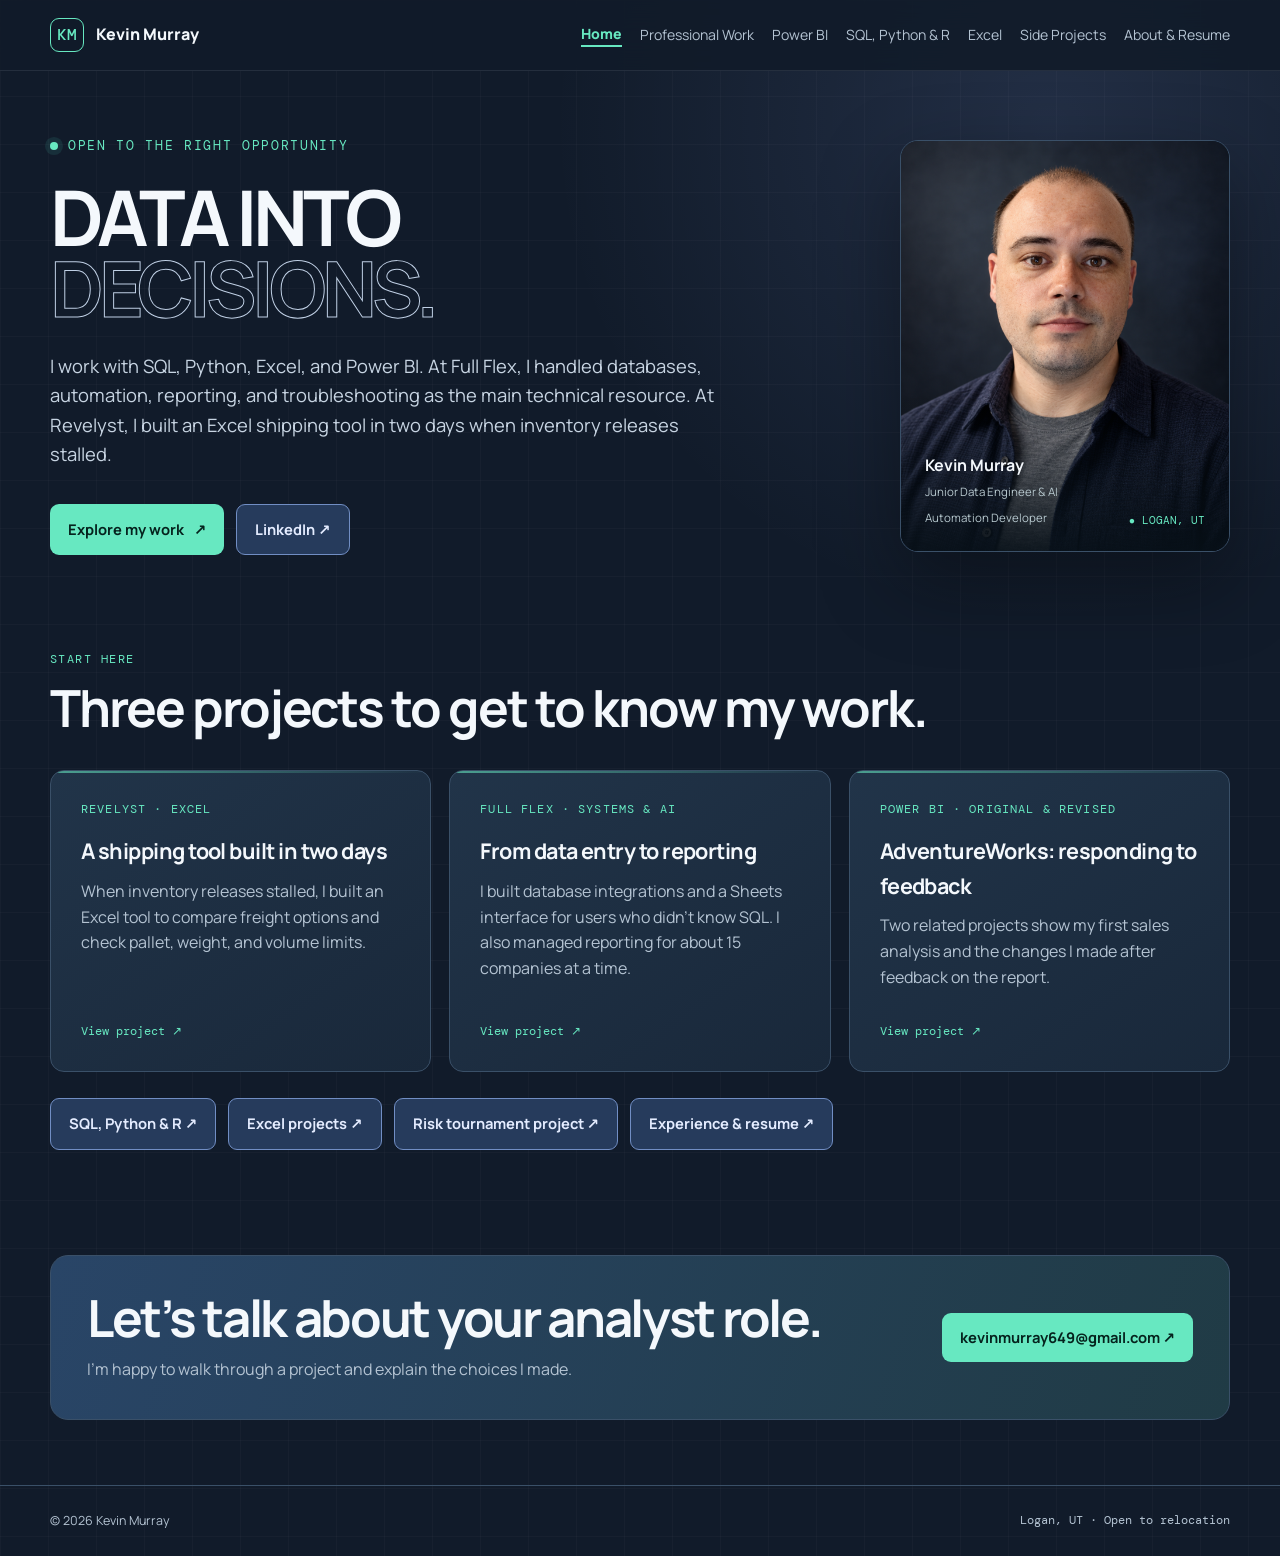
<file: index.html>
<!doctype html>
<html lang="en">
<head>
  <meta charset="utf-8">
  <meta name="viewport" content="width=device-width, initial-scale=1">
  <meta name="description" content="Kevin Murray — Junior Data Engineer & AI Automation Developer specializing in analytics, BI, automation, and reliable data systems.">
  <meta name="theme-color" content="#111b2a">
  <title>Data & Business Systems | Kevin Murray</title>
  <link rel="preconnect" href="https://fonts.googleapis.com">
  <link rel="preconnect" href="https://fonts.gstatic.com" crossorigin>
  <link href="https://fonts.googleapis.com/css2?family=DM+Mono:wght@400;500&family=Manrope:wght@400;500;600;700;800&display=swap" rel="stylesheet">
  <link rel="icon" type="image/svg+xml" href="data:image/svg+xml,%3Csvg xmlns='http://www.w3.org/2000/svg' viewBox='0 0 64 64'%3E%3Crect width='64' height='64' rx='14' fill='%23071018'/%3E%3Cpath d='M17 15v34M18 33l25-18M18 33l27 16' fill='none' stroke='%234de1c1' stroke-width='7' stroke-linecap='round'/%3E%3C/svg%3E">
  <link rel="stylesheet" href="portfolio.css">
</head>
<body>
<a class="skip-link" href="#main">Skip to content</a><header class="topbar"><nav class="wrap" aria-label="Main navigation"><a class="brand" href="index.html"><span class="mark">KM</span><span>Kevin Murray</span></a><div class="navlinks"><a href="index.html" aria-current="page">Home</a><a href="work.html">Professional Work</a><a href="power-bi.html">Power BI</a><a href="analysis.html">SQL, Python & R</a><a href="excel.html">Excel</a><a href="side-projects.html">Side Projects</a><a href="about.html">About & Resume</a></div></nav></header><main id="main"><div class="wrap hero">
      <div><div class="eyebrow mono"><span class="pulse"></span>Open to the right opportunity</div><h1>DATA INTO<br><span class="outline">DECISIONS.</span></h1><p class="lede">I work with SQL, Python, Excel, and Power BI. At Full Flex, I handled databases, automation, reporting, and troubleshooting as the main technical resource. At Revelyst, I built an Excel shipping tool in two days when inventory releases stalled.</p><div class="actions"><a class="btn primary" href="work.html">Explore my work <span>↗</span></a><a class="btn secondary" href="https://www.linkedin.com/in/kevinsmurray1" target="_blank" rel="noreferrer">LinkedIn ↗</a></div></div>
      <aside class="portrait-card" aria-label="Portrait of Kevin Murray"><img src="kevin-murray-portrait.png" alt="Kevin Murray, Junior Data Engineer & AI Automation Developer"><div class="portrait-meta"><div><strong>Kevin Murray</strong><span>Junior Data Engineer & AI Automation Developer</span></div><span class="available">● LOGAN, UT</span></div></aside>
    </div>
    <section class="wrap home-featured"><div class="section-top"><div><span class="section-no mono">START HERE</span><h2>Three projects to get to know my work.</h2></div></div><div class="featured-grid"><article class="card"><span class="tag mono">REVELYST · EXCEL</span><h3>A shipping tool built in two days</h3><p>When inventory releases stalled, I built an Excel tool to compare freight options and check pallet, weight, and volume limits.</p><a class="project-link" href="work.html#shipping-title">View project ↗</a></article><article class="card"><span class="tag mono">FULL FLEX · SYSTEMS & AI</span><h3>From data entry to reporting</h3><p>I built database integrations and a Sheets interface for users who didn’t know SQL. I also managed reporting for about 15 companies at a time.</p><a class="project-link" href="work.html#full-flex">View project ↗</a></article><article class="card"><span class="tag mono">POWER BI · ORIGINAL & REVISED</span><h3>AdventureWorks: responding to feedback</h3><p>Two related projects show my first sales analysis and the changes I made after feedback on the report.</p><a class="project-link" href="power-bi.html">View project ↗</a></article></div><div class="browse-links"><a class="btn secondary" href="analysis.html">SQL, Python & R ↗</a><a class="btn secondary" href="excel.html">Excel projects ↗</a><a class="btn secondary" href="side-projects.html">Risk tournament project ↗</a><a class="btn secondary" href="about.html">Experience & resume ↗</a></div></section><section class="wrap cta"><div><h2>Let’s talk about your analyst role.</h2><p>I’m happy to walk through a project and explain the choices I made.</p></div><a class="btn primary" href="mailto:kevinmurray649@gmail.com">kevinmurray649@gmail.com ↗</a></section></main><footer class="footer"><div class="wrap"><span>© <span id="year"></span> Kevin Murray</span><span class="mono">Logan, UT · Open to relocation</span></div></footer><script>var oldLinks={"#work": "work.html", "#power-bi": "power-bi.html", "#academic": "analysis.html", "#excel-work": "excel.html", "#hobby": "side-projects.html", "#experience": "about.html#experience", "#skills": "about.html#skills"};if(oldLinks[location.hash])location.replace(oldLinks[location.hash]);</script><script src="portfolio.js"></script></body></html>
</file>
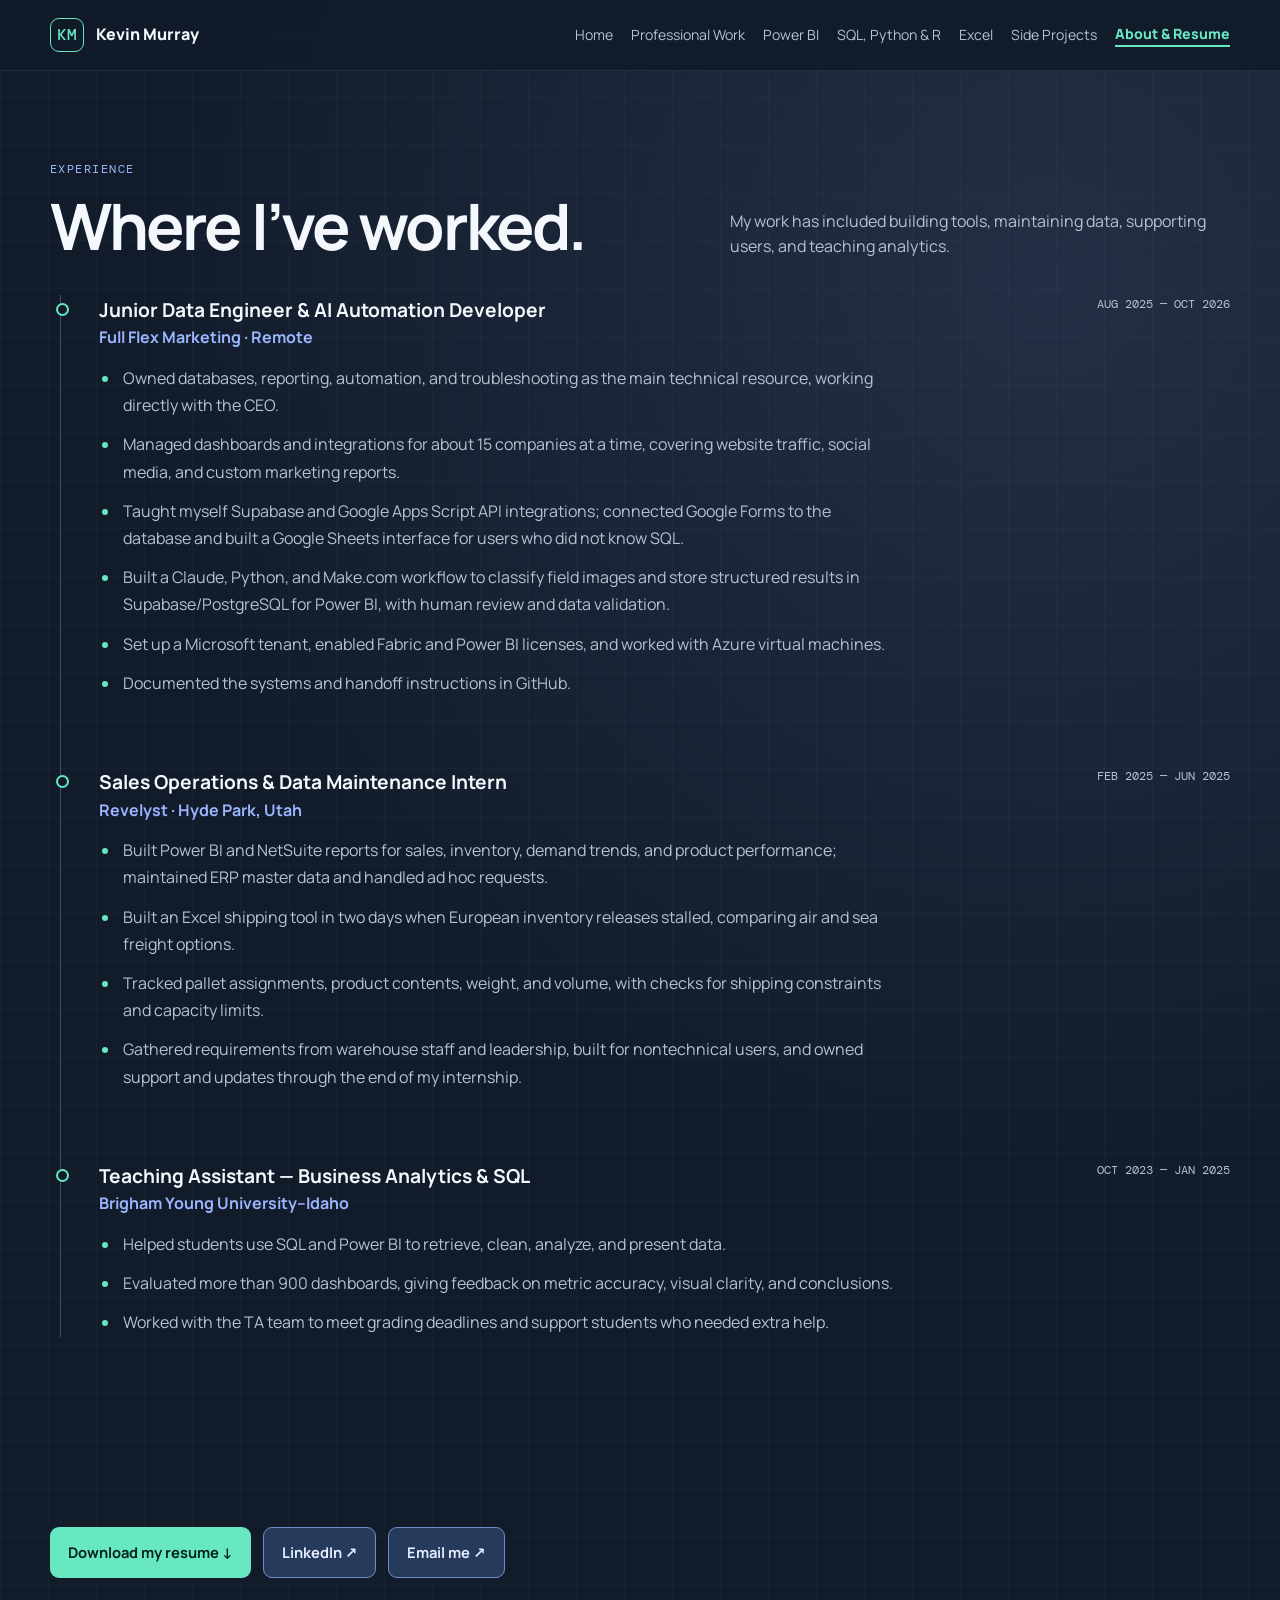
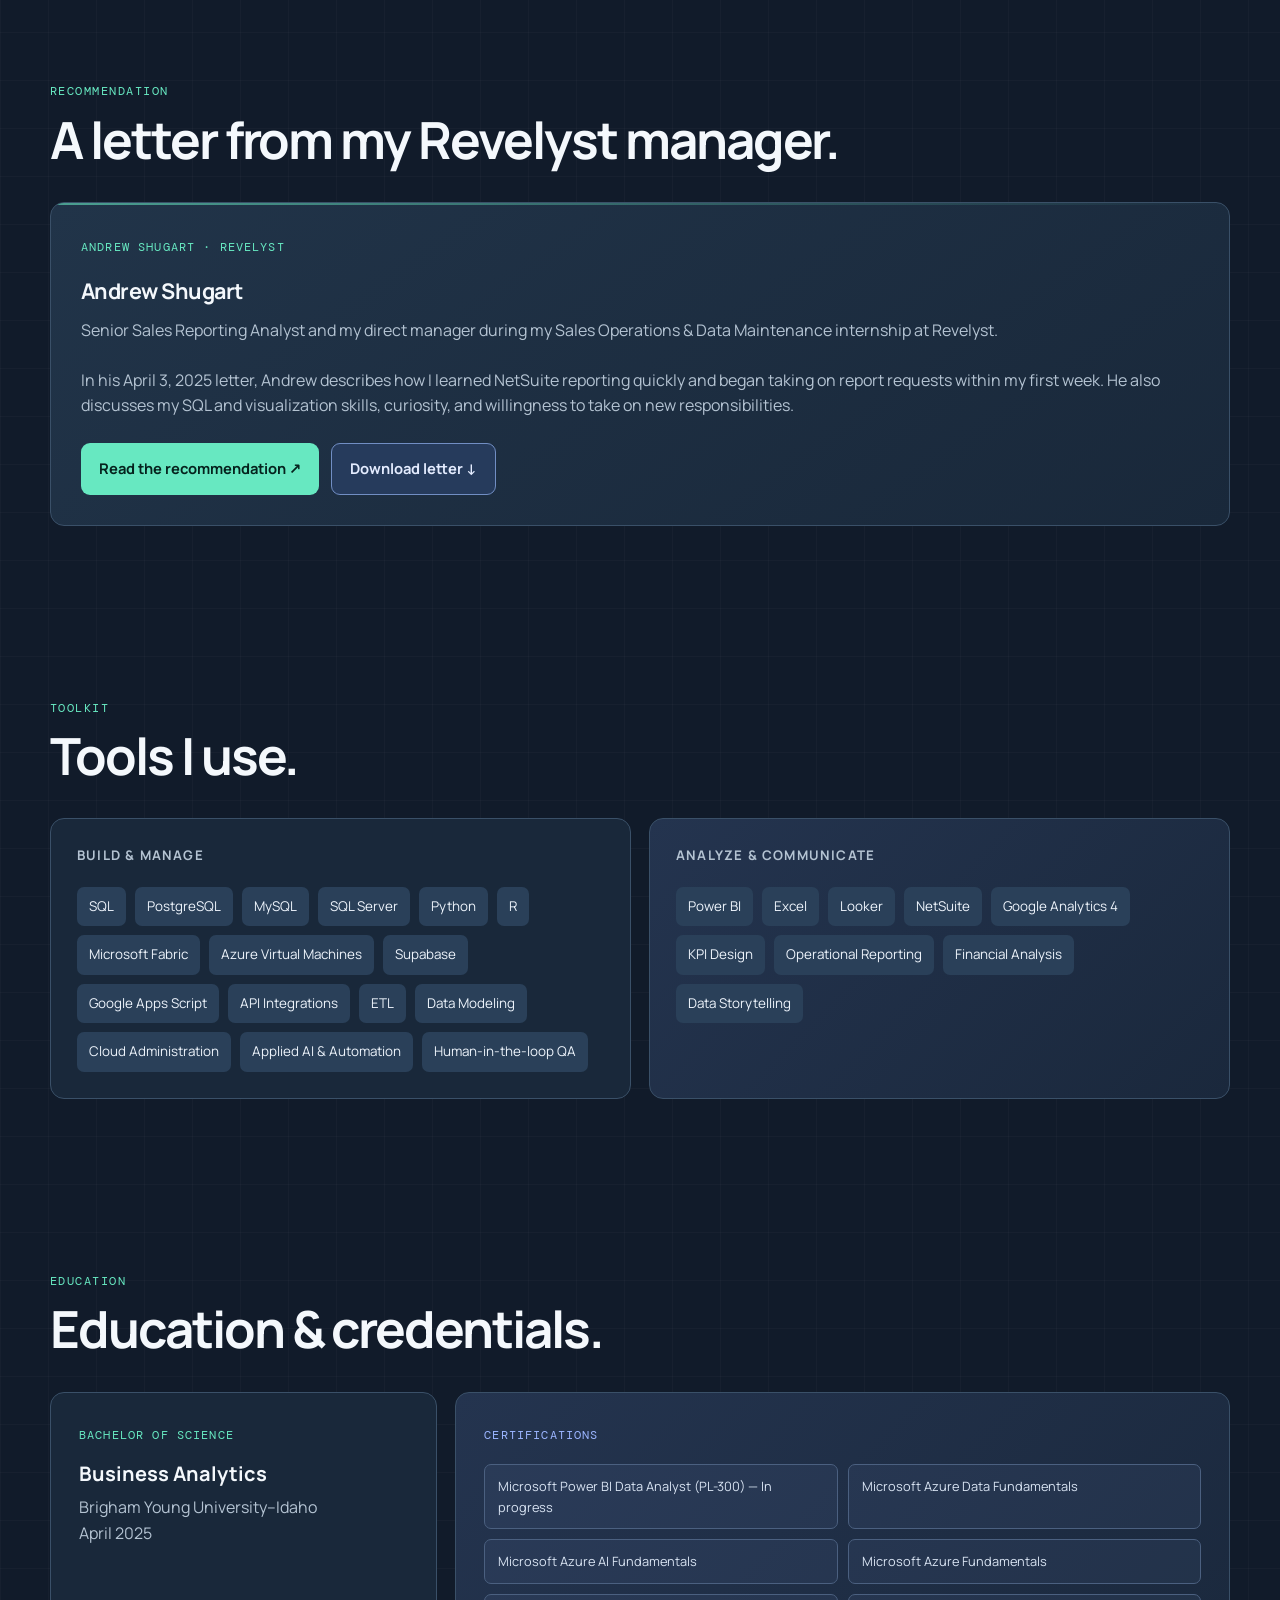
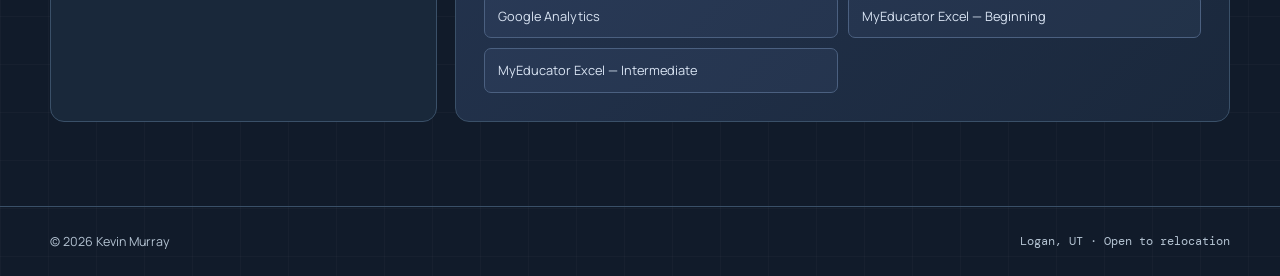
<file: about.html>
<!doctype html>
<html lang="en">
<head>
  <meta charset="utf-8">
  <meta name="viewport" content="width=device-width, initial-scale=1">
  <meta name="description" content="Kevin Murray — Junior Data Engineer & AI Automation Developer specializing in analytics, BI, automation, and reliable data systems.">
  <meta name="theme-color" content="#111b2a">
  <title>About & Resume | Kevin Murray</title>
  <link rel="preconnect" href="https://fonts.googleapis.com">
  <link rel="preconnect" href="https://fonts.gstatic.com" crossorigin>
  <link href="https://fonts.googleapis.com/css2?family=DM+Mono:wght@400;500&family=Manrope:wght@400;500;600;700;800&display=swap" rel="stylesheet">
  <link rel="icon" type="image/svg+xml" href="data:image/svg+xml,%3Csvg xmlns='http://www.w3.org/2000/svg' viewBox='0 0 64 64'%3E%3Crect width='64' height='64' rx='14' fill='%23071018'/%3E%3Cpath d='M17 15v34M18 33l25-18M18 33l27 16' fill='none' stroke='%234de1c1' stroke-width='7' stroke-linecap='round'/%3E%3C/svg%3E">
  <link rel="stylesheet" href="portfolio.css">
</head>
<body>
<a class="skip-link" href="#main">Skip to content</a><header class="topbar"><nav class="wrap" aria-label="Main navigation"><a class="brand" href="index.html"><span class="mark">KM</span><span>Kevin Murray</span></a><div class="navlinks"><a href="index.html">Home</a><a href="work.html">Professional Work</a><a href="power-bi.html">Power BI</a><a href="analysis.html">SQL, Python & R</a><a href="excel.html">Excel</a><a href="side-projects.html">Side Projects</a><a href="about.html" aria-current="page">About & Resume</a></div></nav></header><main id="main"><section id="experience" class="wrap"><div class="section-top"><div><span class="section-no mono">EXPERIENCE</span><h1 class="page-title">Where I’ve worked.</h1></div><p>My work has included building tools, maintaining data, supporting users, and teaching analytics.</p></div><div class="timeline">
      <article class="role"><div class="role-meta"><div><h3>Junior Data Engineer & AI Automation Developer</h3><div class="company">Full Flex Marketing · Remote</div></div><span class="date">AUG 2025 — OCT 2026</span></div><ul class="experience-bullets"><li>Owned databases, reporting, automation, and troubleshooting as the main technical resource, working directly with the CEO.</li><li>Managed dashboards and integrations for about 15 companies at a time, covering website traffic, social media, and custom marketing reports.</li><li>Taught myself Supabase and Google Apps Script API integrations; connected Google Forms to the database and built a Google Sheets interface for users who did not know SQL.</li><li>Built a Claude, Python, and Make.com workflow to classify field images and store structured results in Supabase/PostgreSQL for Power BI, with human review and data validation.</li><li>Set up a Microsoft tenant, enabled Fabric and Power BI licenses, and worked with Azure virtual machines.</li><li>Documented the systems and handoff instructions in GitHub.</li></ul></article>
      <article class="role"><div class="role-meta"><div><h3>Sales Operations & Data Maintenance Intern</h3><div class="company">Revelyst · Hyde Park, Utah</div></div><span class="date">FEB 2025 — JUN 2025</span></div><ul class="experience-bullets"><li>Built Power BI and NetSuite reports for sales, inventory, demand trends, and product performance; maintained ERP master data and handled ad hoc requests.</li><li>Built an Excel shipping tool in two days when European inventory releases stalled, comparing air and sea freight options.</li><li>Tracked pallet assignments, product contents, weight, and volume, with checks for shipping constraints and capacity limits.</li><li>Gathered requirements from warehouse staff and leadership, built for nontechnical users, and owned support and updates through the end of my internship.</li></ul></article>
      <article class="role"><div class="role-meta"><div><h3>Teaching Assistant — Business Analytics & SQL</h3><div class="company">Brigham Young University–Idaho</div></div><span class="date">OCT 2023 — JAN 2025</span></div><ul class="experience-bullets"><li>Helped students use SQL and Power BI to retrieve, clean, analyze, and present data.</li><li>Evaluated more than 900 dashboards, giving feedback on metric accuracy, visual clarity, and conclusions.</li><li>Worked with the TA team to meet grading deadlines and support students who needed extra help.</li></ul></article>
    </div></section><section class="wrap page-intro"><div class="actions"><a class="btn primary" href="kevin-murray-resume.docx" download>Download my resume ↓</a><a class="btn secondary" href="https://www.linkedin.com/in/kevinsmurray1" target="_blank" rel="noreferrer">LinkedIn ↗</a><a class="btn secondary" href="mailto:kevinmurray649@gmail.com">Email me ↗</a></div></section><section id="recommendation" class="wrap"><div class="section-top"><div><span class="section-no mono">RECOMMENDATION</span><h2>A letter from my Revelyst manager.</h2></div></div><article class="card"><span class="tag mono">ANDREW SHUGART · REVELYST</span><h3>Andrew Shugart</h3><p>Senior Sales Reporting Analyst and my direct manager during my Sales Operations &amp; Data Maintenance internship at Revelyst.</p><p>In his April 3, 2025 letter, Andrew describes how I learned NetSuite reporting quickly and began taking on report requests within my first week. He also discusses my SQL and visualization skills, curiosity, and willingness to take on new responsibilities.</p><div class="actions"><a class="btn primary" href="andrew-shugart-recommendation.pdf" target="_blank" rel="noreferrer">Read the recommendation ↗</a><a class="btn secondary" href="andrew-shugart-recommendation.pdf" download>Download letter ↓</a></div></article></section><section id="skills" class="wrap"><div class="section-top"><div><span class="section-no mono">TOOLKIT</span><h2>Tools I use.</h2></div></div><div class="skills-grid"><div class="skill-panel"><h3>Build & manage</h3><div class="skill-list"><span class="skill">SQL</span><span class="skill">PostgreSQL</span><span class="skill">MySQL</span><span class="skill">SQL Server</span><span class="skill">Python</span><span class="skill">R</span><span class="skill">Microsoft Fabric</span><span class="skill">Azure Virtual Machines</span><span class="skill">Supabase</span><span class="skill">Google Apps Script</span><span class="skill">API Integrations</span><span class="skill">ETL</span><span class="skill">Data Modeling</span><span class="skill">Cloud Administration</span><span class="skill">Applied AI & Automation</span><span class="skill">Human-in-the-loop QA</span></div></div><div class="skill-panel"><h3>Analyze & communicate</h3><div class="skill-list"><span class="skill">Power BI</span><span class="skill">Excel</span><span class="skill">Looker</span><span class="skill">NetSuite</span><span class="skill">Google Analytics 4</span><span class="skill">KPI Design</span><span class="skill">Operational Reporting</span><span class="skill">Financial Analysis</span><span class="skill">Data Storytelling</span></div></div></div></section><section class="wrap"><div class="section-top"><div><span class="section-no mono">EDUCATION</span><h2>Education & credentials.</h2></div></div><div class="education"><div class="edu-main"><span class="tag mono">Bachelor of Science</span><strong>Business Analytics</strong><p>Brigham Young University–Idaho<br>April 2025</p></div><div class="certs"><span class="tag mono">Certifications</span><div class="cert-list"><div class="cert">Microsoft Power BI Data Analyst (PL-300) — In progress</div><div class="cert">Microsoft Azure Data Fundamentals</div><div class="cert">Microsoft Azure AI Fundamentals</div><div class="cert">Microsoft Azure Fundamentals</div><div class="cert">Google Analytics</div><div class="cert">MyEducator Excel — Beginning</div><div class="cert">MyEducator Excel — Intermediate</div></div></div></div></section></main><footer class="footer"><div class="wrap"><span>© <span id="year"></span> Kevin Murray</span><span class="mono">Logan, UT · Open to relocation</span></div></footer><script src="portfolio.js"></script></body></html>
</file>
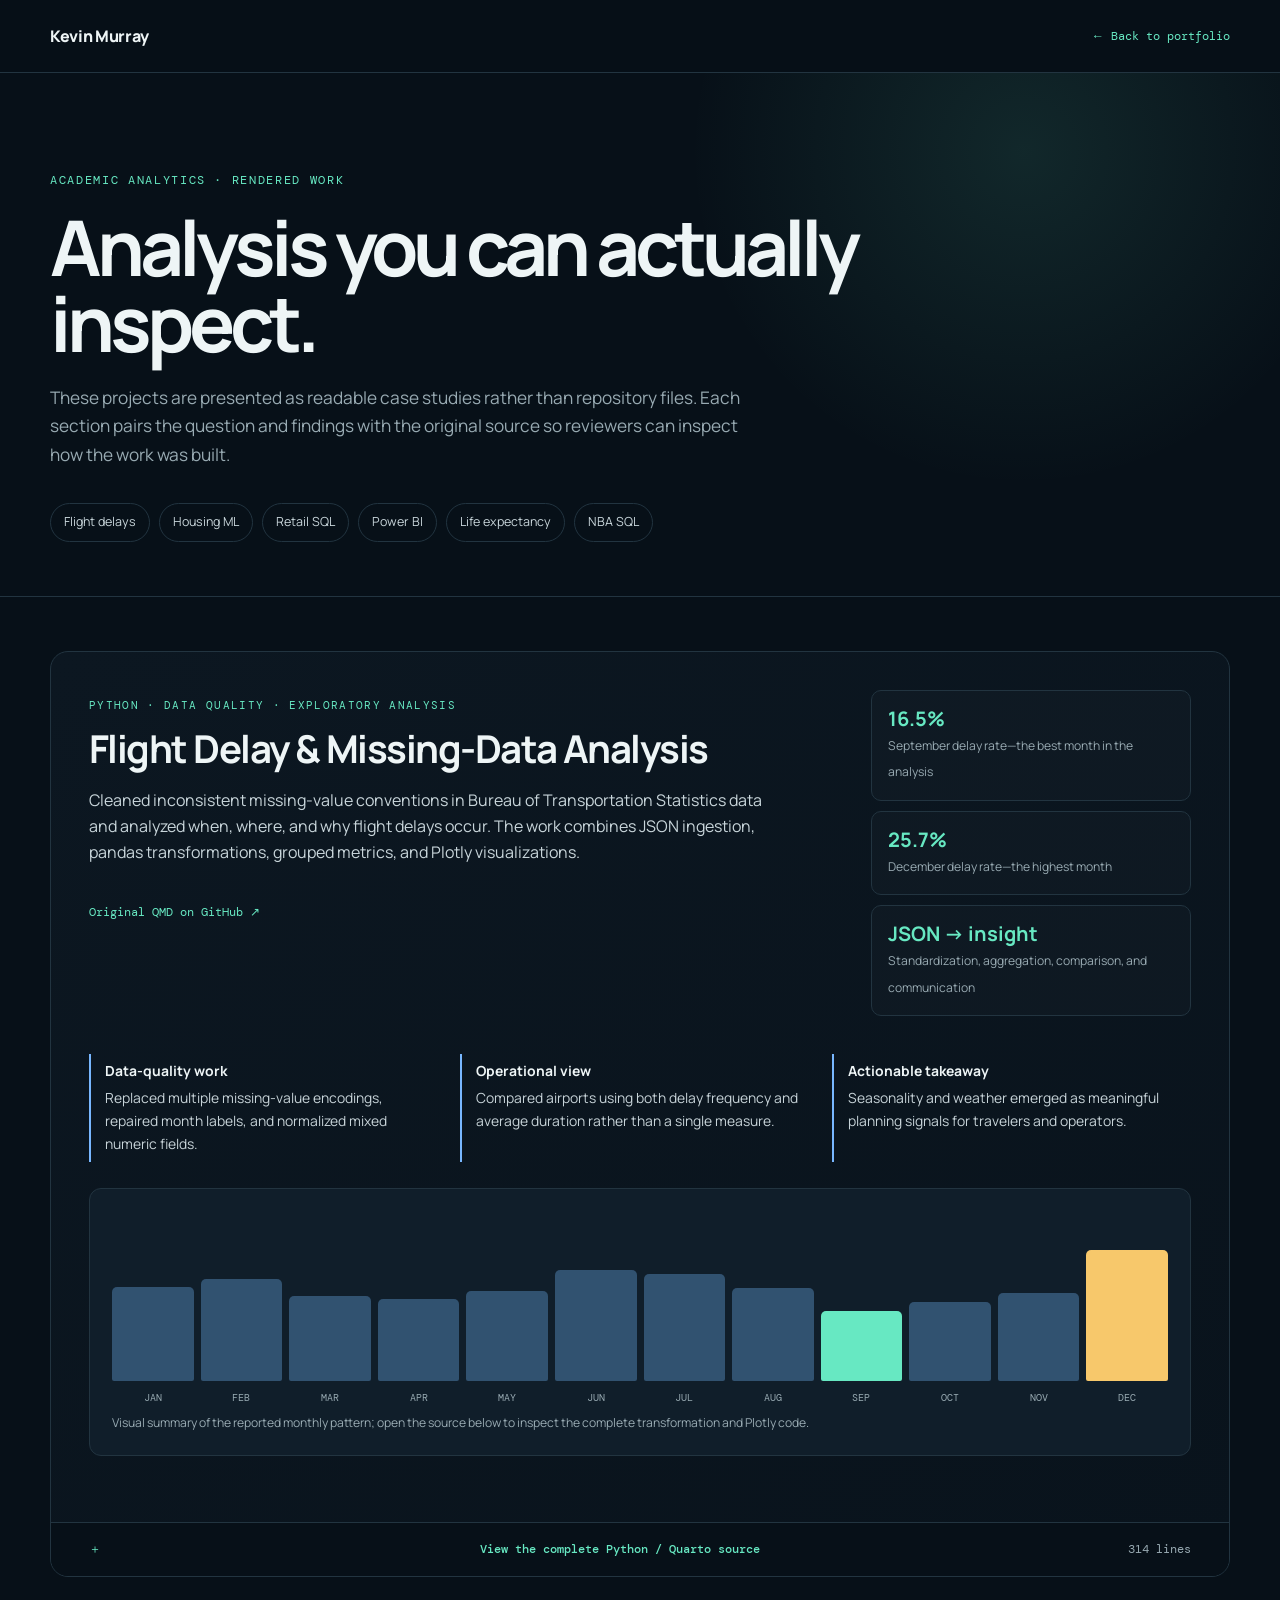
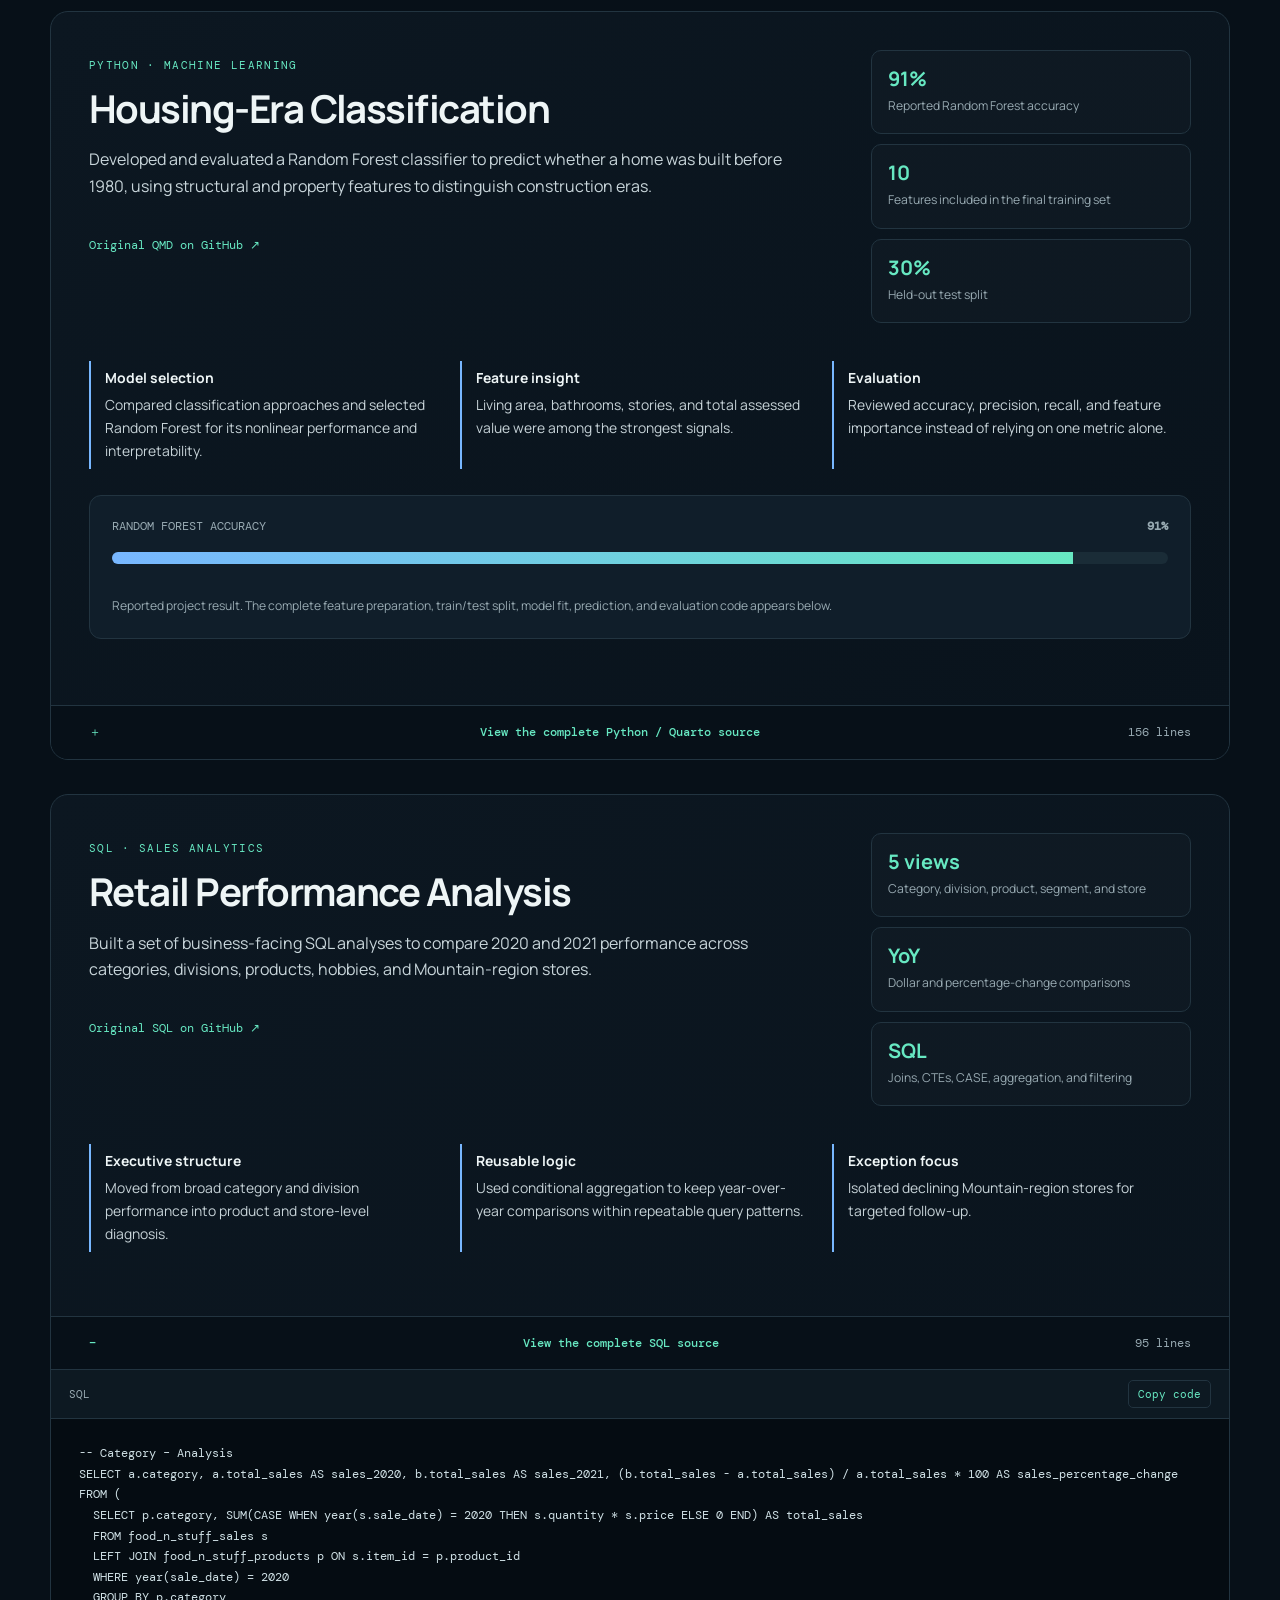
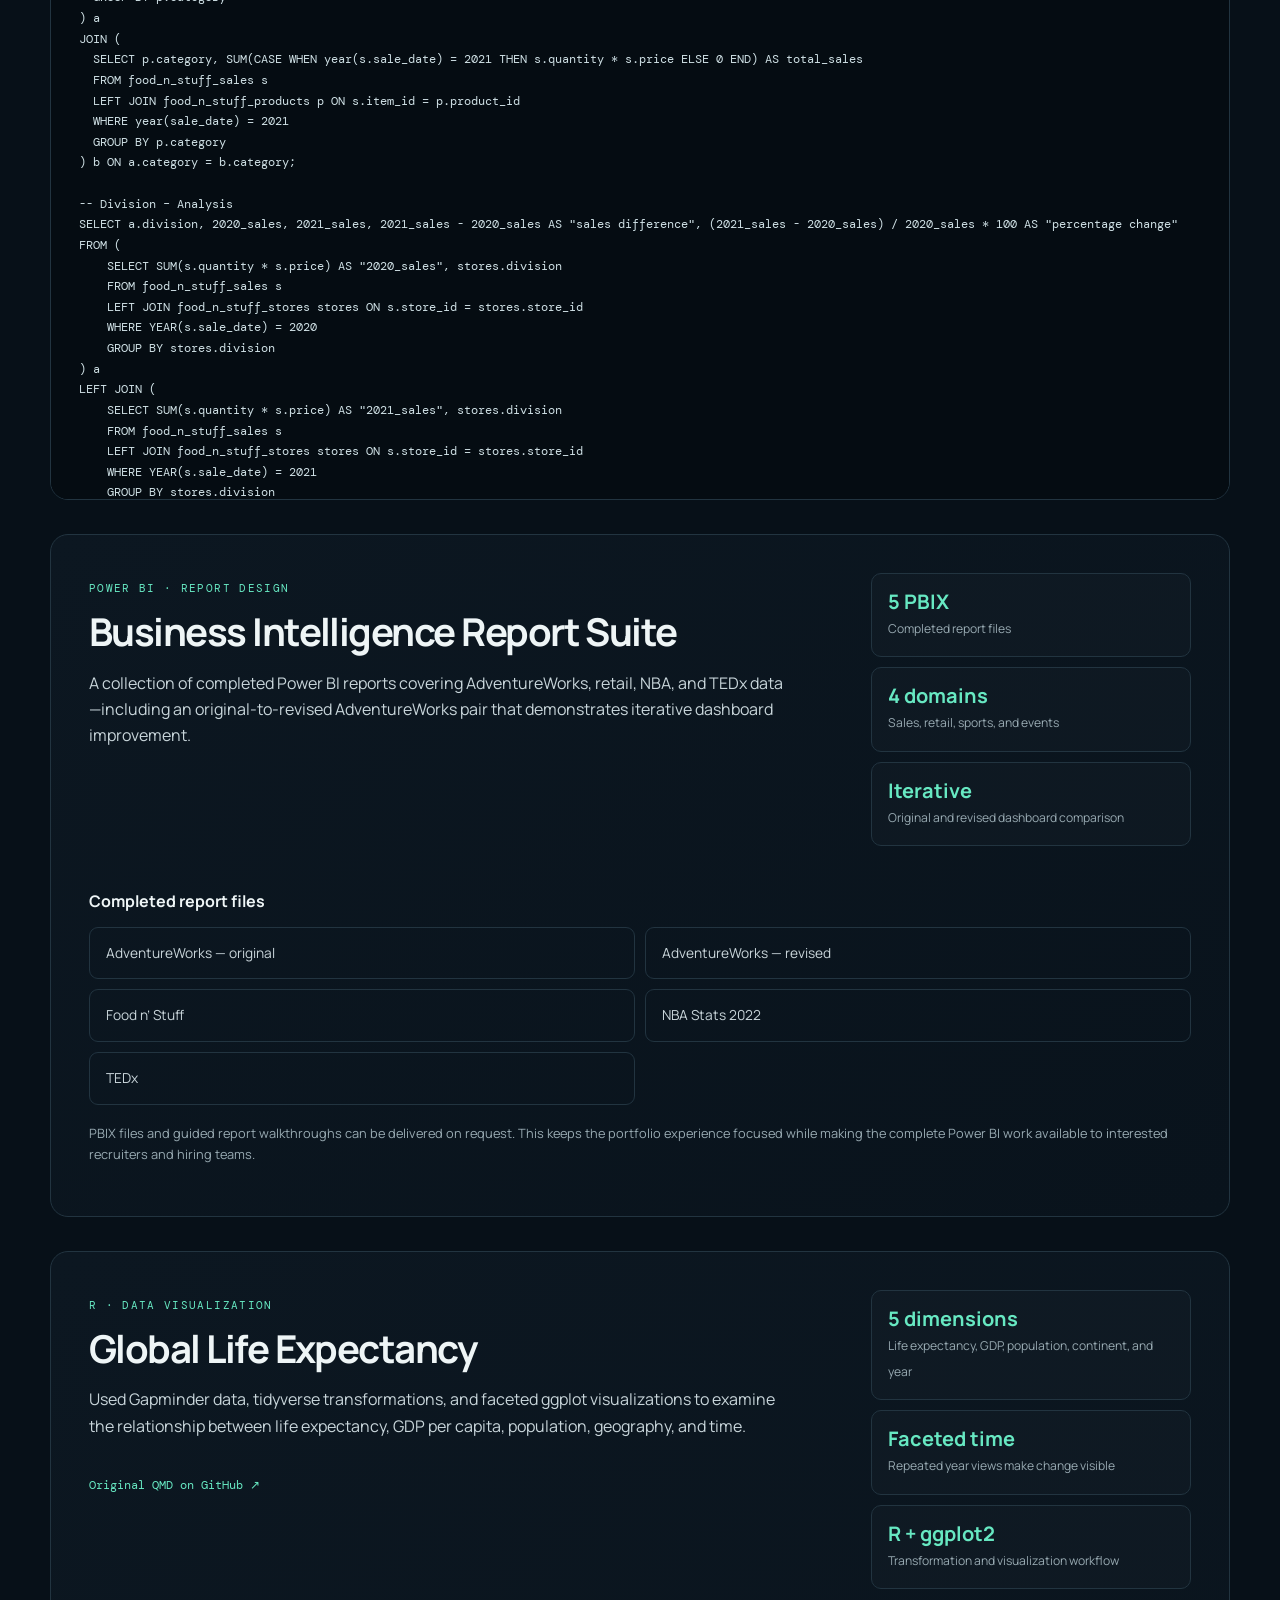
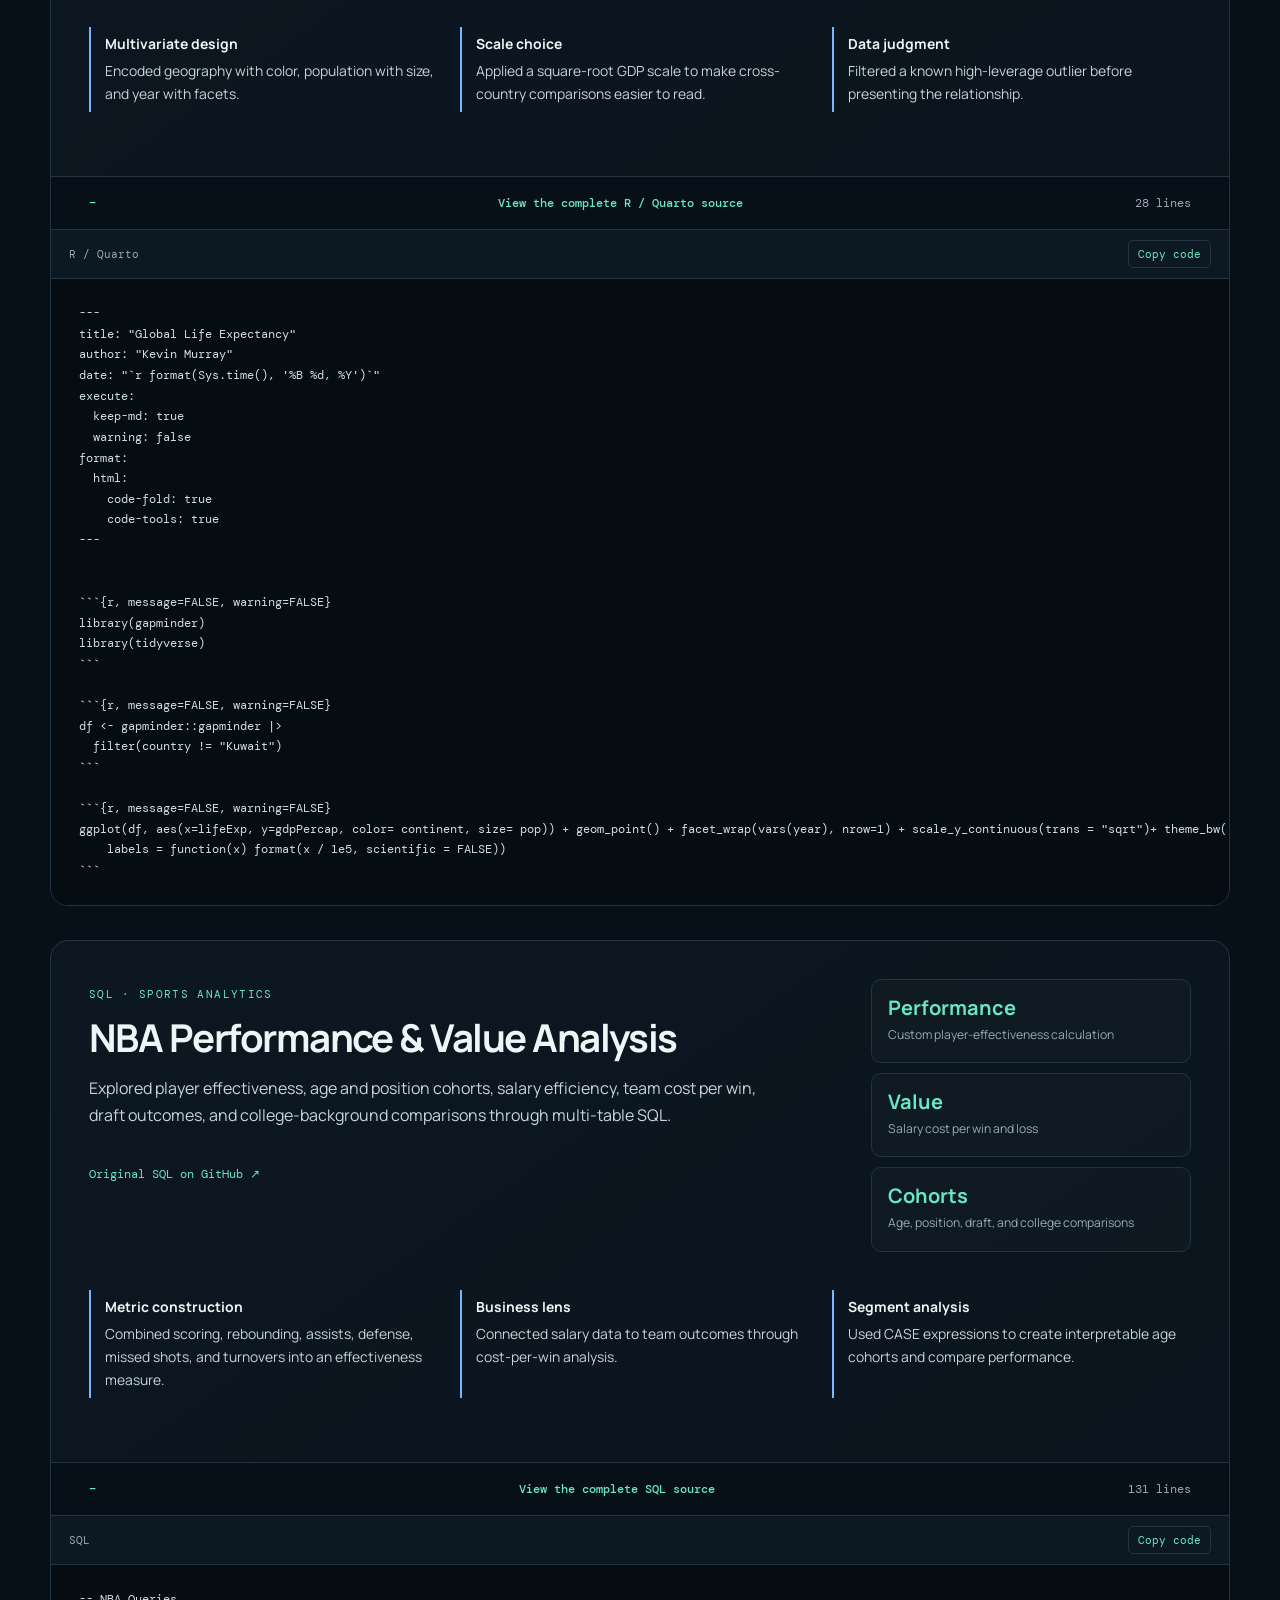
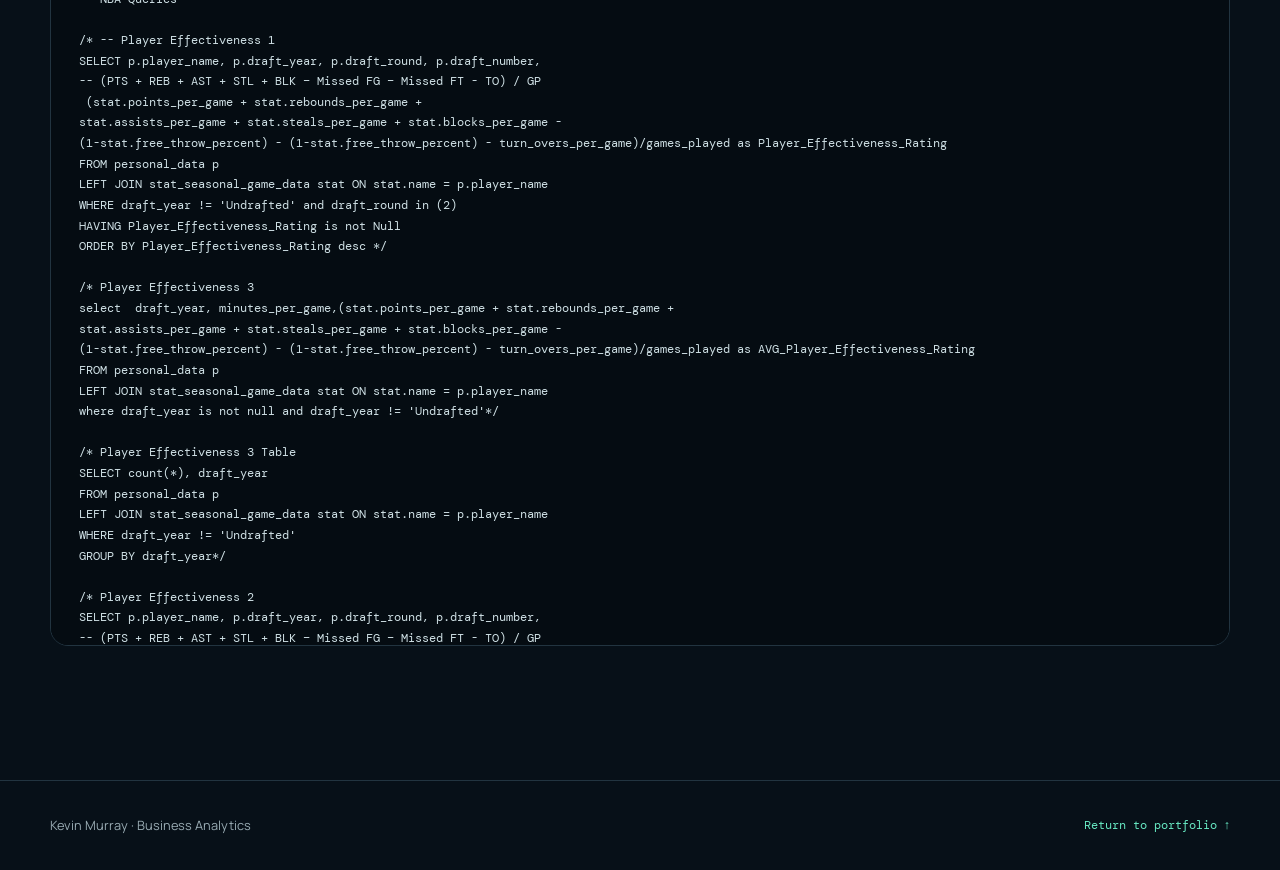
<file: academic-work.html>
<!doctype html>
<html lang="en">
<head>
  <meta charset="utf-8">
  <meta name="viewport" content="width=device-width, initial-scale=1">
  <meta name="description" content="Rendered academic analytics projects by Kevin Murray, including Python, R, SQL, machine learning, and Power BI work.">
  <title>Academic Analytics | Kevin Murray</title>
  <link rel="preconnect" href="https://fonts.googleapis.com">
  <link rel="preconnect" href="https://fonts.gstatic.com" crossorigin>
  <link href="https://fonts.googleapis.com/css2?family=DM+Mono:wght@400;500&family=Manrope:wght@400;500;600;700;800&display=swap" rel="stylesheet">
  <style>
    :root{--bg:#071018;--panel:#0c1721;--panel2:#101e2a;--ink:#eef5f6;--muted:#98aab2;--mint:#67e8c2;--blue:#78b7ff;--line:#223440;--amber:#f7c86b}
    *{box-sizing:border-box}html{scroll-behavior:smooth;scroll-padding-top:92px}body{margin:0;background:var(--bg);color:var(--ink);font-family:Manrope,system-ui,sans-serif;line-height:1.65}a{color:inherit}.mono{font-family:'DM Mono',monospace}.wrap{width:min(1180px,calc(100% - 40px));margin:auto}
    nav{position:sticky;top:0;z-index:20;background:rgba(7,16,24,.93);backdrop-filter:blur(14px);border-bottom:1px solid var(--line)}.nav-inner{height:72px;display:flex;align-items:center;justify-content:space-between;gap:24px}.brand{text-decoration:none;font-weight:800;letter-spacing:-.02em}.back{font-family:'DM Mono';font-size:.78rem;color:var(--mint);text-decoration:none}.back:hover{text-decoration:underline}
    header{padding:92px 0 54px;border-bottom:1px solid var(--line);background:radial-gradient(circle at 80% 15%,rgba(103,232,194,.11),transparent 30%)}.eyebrow{color:var(--mint);font-size:.74rem;letter-spacing:.14em}h1{font-size:clamp(2.7rem,6vw,5.6rem);line-height:.98;letter-spacing:-.065em;margin:18px 0 24px;max-width:900px}header p{max-width:720px;color:var(--muted);font-size:1.08rem}.project-nav{display:flex;flex-wrap:wrap;gap:9px;margin-top:34px}.project-nav a{border:1px solid var(--line);border-radius:100px;padding:8px 13px;text-decoration:none;font-size:.78rem;color:#c8d5da}.project-nav a:hover{border-color:var(--mint);color:var(--mint)}
    main{padding:54px 0 100px}.project{margin:0 0 34px;border:1px solid var(--line);border-radius:18px;background:linear-gradient(145deg,var(--panel),#09131c);overflow:hidden}.project-top{padding:38px;display:grid;grid-template-columns:minmax(0,1.4fr) minmax(260px,.6fr);gap:36px}.tag{color:var(--mint);font-size:.7rem;letter-spacing:.12em}.project h2{font-size:clamp(1.7rem,3vw,2.65rem);line-height:1.1;letter-spacing:-.04em;margin:12px 0}.lede{color:#c8d5da;max-width:700px}.facts{display:grid;gap:10px}.fact{padding:16px;border:1px solid var(--line);border-radius:10px;background:rgba(255,255,255,.018)}.fact strong{display:block;color:var(--mint);font-size:1.25rem;line-height:1.2}.fact span{color:var(--muted);font-size:.76rem}.project-body{padding:0 38px 38px}.project-body h3{font-size:1rem;margin:4px 0 12px}.findings{display:grid;grid-template-columns:repeat(3,1fr);gap:12px;margin:0 0 26px}.finding{border-left:2px solid var(--blue);padding:6px 14px;color:#c7d3d8;font-size:.87rem}.finding strong{display:block;color:var(--ink);margin-bottom:4px}.visual{margin:0 0 28px;padding:22px;border:1px solid var(--line);border-radius:12px;background:var(--panel2)}
    .month-bars{display:grid;grid-template-columns:repeat(12,1fr);gap:7px;align-items:end;height:170px;padding-top:18px}.bar{min-height:30px;background:#315270;border-radius:5px 5px 2px 2px;position:relative}.bar.best{background:var(--mint)}.bar.worst{background:var(--amber)}.bar span{position:absolute;bottom:-23px;left:50%;transform:translateX(-50%);font:10px 'DM Mono';color:var(--muted)}.visual-caption{margin-top:32px;color:var(--muted);font-size:.76rem}.model-meter{height:12px;border-radius:100px;background:#1a2c37;overflow:hidden;margin:18px 0 9px}.model-meter span{display:block;width:91%;height:100%;background:linear-gradient(90deg,var(--blue),var(--mint))}.model-label{display:flex;justify-content:space-between;font:12px 'DM Mono';color:var(--muted)}
    .source{border-top:1px solid var(--line);background:#071018}.source summary{cursor:pointer;padding:18px 38px;display:flex;justify-content:space-between;gap:16px;color:var(--mint);font:500 .78rem 'DM Mono';list-style:none}.source summary::-webkit-details-marker{display:none}.source summary:before{content:'＋';margin-right:10px}.source[open] summary:before{content:'−'}.source-meta{color:var(--muted);font-weight:400}.code-head{display:flex;justify-content:space-between;align-items:center;padding:10px 18px;border-top:1px solid var(--line);border-bottom:1px solid var(--line);background:#0d1922;font:11px 'DM Mono';color:var(--muted)}.copy{border:1px solid var(--line);background:transparent;color:var(--mint);font:11px 'DM Mono';padding:6px 9px;border-radius:5px;cursor:pointer}pre{margin:0;max-height:680px;overflow:auto;padding:24px 28px;background:#050c12;color:#cfe0e5;font:12px/1.72 'DM Mono',monospace;tab-size:2;white-space:pre}code{font-family:inherit}.pbix-list{display:grid;grid-template-columns:repeat(2,1fr);gap:10px}.report-file{padding:14px 16px;border:1px solid var(--line);border-radius:9px;color:#c9d5da;font-size:.86rem}.note{margin-top:18px;color:var(--muted);font-size:.8rem}.repo{display:inline-flex;margin-top:22px;color:var(--mint);font:12px 'DM Mono';text-decoration:none}.repo:hover{text-decoration:underline}
    footer{border-top:1px solid var(--line);padding:34px 0;color:var(--muted);font-size:.8rem}.footer-inner{display:flex;justify-content:space-between;gap:20px}
    @media(max-width:800px){.project-top{grid-template-columns:1fr}.findings{grid-template-columns:1fr}.project-top,.project-body{padding:26px}.source summary{padding:17px 26px}.month-bars{gap:4px}.pbix-list{grid-template-columns:1fr}h1{font-size:3rem}.footer-inner{flex-direction:column}}
  </style>
</head>
<body>
  <nav><div class="wrap nav-inner"><a class="brand" href="index.html">Kevin Murray</a><a class="back" href="index.html#academic">← Back to portfolio</a></div></nav>
  <header><div class="wrap"><span class="eyebrow mono">ACADEMIC ANALYTICS · RENDERED WORK</span><h1>Analysis you can actually inspect.</h1><p>These projects are presented as readable case studies rather than repository files. Each section pairs the question and findings with the original source so reviewers can inspect how the work was built.</p><div class="project-nav"><a href="#flight-delay">Flight delays</a><a href="#housing-ml">Housing ML</a><a href="#retail-sql">Retail SQL</a><a href="#power-bi">Power BI</a><a href="#life-expectancy">Life expectancy</a><a href="#nba-sql">NBA SQL</a></div></div></header>
  <main class="wrap">
    <section class="project" id="flight-delay"><div class="project-top"><div><span class="tag mono">PYTHON · DATA QUALITY · EXPLORATORY ANALYSIS</span><h2>Flight Delay & Missing-Data Analysis</h2><p class="lede">Cleaned inconsistent missing-value conventions in Bureau of Transportation Statistics data and analyzed when, where, and why flight delays occur. The work combines JSON ingestion, pandas transformations, grouped metrics, and Plotly visualizations.</p><a class="repo" href="https://github.com/kmurray649/Data-Analytics-Portfolio/blob/main/Python/Late%20Flights%20and%20Missing%20Data.qmd" target="_blank" rel="noreferrer">Original QMD on GitHub ↗</a></div><div class="facts"><div class="fact"><strong>16.5%</strong><span>September delay rate—the best month in the analysis</span></div><div class="fact"><strong>25.7%</strong><span>December delay rate—the highest month</span></div><div class="fact"><strong>JSON → insight</strong><span>Standardization, aggregation, comparison, and communication</span></div></div></div><div class="project-body"><div class="findings"><div class="finding"><strong>Data-quality work</strong>Replaced multiple missing-value encodings, repaired month labels, and normalized mixed numeric fields.</div><div class="finding"><strong>Operational view</strong>Compared airports using both delay frequency and average duration rather than a single measure.</div><div class="finding"><strong>Actionable takeaway</strong>Seasonality and weather emerged as meaningful planning signals for travelers and operators.</div></div><div class="visual" aria-label="Illustrative chart showing monthly delay pattern"><div class="month-bars"><div class="bar" style="height:62%"><span>JAN</span></div><div class="bar" style="height:67%"><span>FEB</span></div><div class="bar" style="height:56%"><span>MAR</span></div><div class="bar" style="height:54%"><span>APR</span></div><div class="bar" style="height:59%"><span>MAY</span></div><div class="bar" style="height:73%"><span>JUN</span></div><div class="bar" style="height:70%"><span>JUL</span></div><div class="bar" style="height:61%"><span>AUG</span></div><div class="bar best" style="height:46%"><span>SEP</span></div><div class="bar" style="height:52%"><span>OCT</span></div><div class="bar" style="height:58%"><span>NOV</span></div><div class="bar worst" style="height:86%"><span>DEC</span></div></div><div class="visual-caption">Visual summary of the reported monthly pattern; open the source below to inspect the complete transformation and Plotly code.</div></div></div>
  <details class="source" >
    <summary><span>View the complete Python / Quarto source</span><span class="source-meta">314 lines</span></summary>
    <div class="code-head"><span>Python / Quarto</span><button type="button" class="copy">Copy code</button></div>
    <pre><code>---
title: "Late Flights &amp; Missing Data (JSON)"
author: "Kevin Murray"
format:
  html:
    self-contained: true
    page-layout: full
    title-block-banner: true
    toc: true
    toc-depth: 3
    toc-location: body
    number-sections: false
    html-math-method: katex
    code-fold: true
    code-summary: "Show the code"
    code-overflow: wrap
    code-copy: hover
    code-tools:
        source: false
        toggle: true
        caption: See code
execute: 
  warning: false  
---

```{python}
#| label: libraries
#| include: true
import pandas as pd
import numpy as np
import plotly.express as px
import json
```


## Elevator pitch

Flight delays can cause significant disruptions, from missing connections to arriving late for important events.This project focuses on understanding the causes and impact of delays at major airports over the past decade. By cleaning and analyzing the data from the Bureau of Transportation Statistics (BTS), we identify trends in delay types and which airports are most affected. Our findings reveal insights into the best times to fly and airports to avoid, empowering travelers and stakeholders alike with actionable information.

```{python}
#| label: project-data
#| code-summary: Read and format project data

# Learn more about Code Cells: https://quarto.org/docs/reference/cells/cells-jupyter.html

# Include and execute your code here
df = pd.read_json("https://raw.githubusercontent.com/byuidatascience/data4missing/master/data-raw/flights_missing/flights_missing.json")
```

## Fix all of the varied missing data types in the data to be consistent (all missing values should be displayed as “NaN”)

Completed

```{python}
df = (df 
.replace([-999, 'NaN'],[np.nan, np.nan])
.replace('Febuary', 'February')
.replace("1500+", 1500)
)

df["num_of_delays_carrier"] = df["num_of_delays_carrier"].astype(int)
```


```{python}
json_record = df.head()
json_data = json_record.to_json()
json_object = json.loads(json_data)
json_formatted_str = json.dumps(json_object, indent = 4)
print(json_formatted_str)
```


## Which airport has the worst delays? 

To determine which airport experiences the worst delays, I analyzed the proportion of delayed flights and the average delay time, providing insight into both the frequency and severity of delays. Atlanta (ATL) emerged as a significant candidate, with 100,000 total flights, 20% delayed, and an average delay time of 1.5 hours, highlighting its substantial impact on passengers and airlines.

```{python}
#| label: Q2
#| code-summary: Read and format data
# Include and execute your code here
#| label: Q2
#| code-summary: Analyze delays by airport

metrics = df.groupby('airport_code').agg({
    'num_of_flights_total': 'sum',
    'num_of_delays_total': 'sum',
    'minutes_delayed_total': 'mean'
}).reset_index()

metrics['proportion_delayed_flights'] = metrics['num_of_delays_total'] / metrics['num_of_flights_total']

metrics["total_average_delay_min"] = metrics['minutes_delayed_total'] / (60)  

metrics
```



```{python}

#| label: Q2-chart
#| code-summary: plot example
#| fig-cap: "Proportion of Delayed Flights by Airport"
#| fig-align: center

# Calculate the average and median proportions of delayed flights
average_delay = metrics["proportion_delayed_flights"].mean()
median_delay = metrics["proportion_delayed_flights"].median()

# Create the bar chart
chart = px.bar(
    metrics,
    x="airport_code", 
    y="proportion_delayed_flights",
    title="Proportion of Delayed Flights by Airport",
    labels={"airport_code": "Airport Code", "proportion_delayed_flights": "Percent of Delayed Flights"}
)

# Add a horizontal line for the average
chart.add_shape(
    type="line",
    x0=metrics["airport_code"].min(),
    x1=metrics["airport_code"].max(),
    y0=average_delay,
    y1=average_delay,
    line=dict(color="red", width=2, dash="dash"),
    xref="x", yref="y"
)

# Add a label for the average line
chart.add_annotation(
    x=metrics["airport_code"].iloc[len(metrics) // 2],  # Place the annotation in the middle
    y=average_delay + 0.01,  # Offset above the line
    text=f"Average: {average_delay:.2%}",
    showarrow=False,
    font=dict(color="red", size=12)
)

# Add a horizontal line for the median
chart.add_shape(
    type="line",
    x0=metrics["airport_code"].min(),
    x1=metrics["airport_code"].max(),
    y0=median_delay,
    y1=median_delay,
    line=dict(color="blue", width=2, dash="dot"),
    xref="x", yref="y"
)

# Add a label for the median line
chart.add_annotation(
    x=metrics["airport_code"].iloc[len(metrics) // 2],  # Place the annotation in the middle
    y=median_delay - 0.01,  # Offset below the line
    text=f"Median: {median_delay:.2%}",
    showarrow=False,
    font=dict(color="blue", size=12)
)

# Show the chart
chart.show()
```


## What is the best month to fly if you want to avoid delays of any length?

September is the best month to travel if you want to avoid delays(16.5%) of any length. December is the month to you want to avoid the most if you want to avoid delays(25.7%).

```{python}
#| label: Q3
#| code-summary: Analyze delays by month

df = df.dropna(subset=['month'])

monthly_delays = df.groupby('month')['num_of_delays_total'].sum() / df.groupby('month')['num_of_flights_total'].sum()
```


```{python}
# Define the correct month order
month_order = ['January', 'February', 'March', 'April', 'May', 'June', 'July', 'August', 'September', 'October', 'November', 'December']

# Reindex the monthly_delays to ensure it follows the correct month order
monthly_delays = monthly_delays.reindex(month_order)

# Create a color mapping where December is red, September is green, and all other months are blue
color_map = {month: 'blue' for month in month_order}
color_map['December'] = 'red'  # Set December to red
color_map['September'] = 'green'  # Set September to green

# Create the bar chart
chart = px.bar(
    monthly_delays,
    title="Proportion of Delayed Flights by Month",
    labels={"index": "Month", "value": "Proportion of Delayed Flights"},
)

# Update the bar colors based on the color map
chart.update_traces(marker=dict(color=[color_map[month] for month in monthly_delays.index]))

# Ensure the x-axis respects the month order
chart.update_layout(
    xaxis=dict(categoryorder="array", categoryarray=month_order),
    xaxis_title="Month",
    showlegend=False  # Remove the legend
)

# Show the chart
chart.show()

```


```{python}

#| label: Q3-table
#| code-summary: table example
#| tbl-cap: "Proportion of Delayed Flights by Month"
#| tbl-cap-location: top

display(monthly_delays)

```

## Your job is to create a new column that calculates the total number of flights delayed by weather (both severe and mild). 
 
Completed

```{python}
#| label: Q4
#| code-summary: Calculate weather delays

month_to_num = {
    'January': 1, 'February': 2, 'March': 3, 'April': 4, 'May': 5, 'June': 6,
    'July': 7, 'August': 8, 'September': 9, 'October': 10, 'November': 11, 'December': 12
}
df['month_num'] = df['month'].map(month_to_num)

df['num_of_delays_late_aircraft'] = df['num_of_delays_late_aircraft'].fillna(df['num_of_delays_late_aircraft'].mean())

df['num_of_delays_weather_combined'] = (
    df['num_of_delays_weather'] +
    0.3 * df['num_of_delays_late_aircraft'] +
    np.where(df['month_num'].between(4, 8), 0.4, 0.65) * df['num_of_delays_nas']
)

df.head()

```

##  Describe what you learn from this graph.

The barplot showing the proportion of flights delayed by weather highlights significant variability across airports, with higher delays typically seen in regions prone to severe weather, such as coastal areas or places with frequent thunderstorms. This variability suggests that factors like geography, local weather patterns, and airport infrastructure influence an airport's resilience to weather disruptions. For example, airports in the Midwest or Northeast may have higher delays in winter due to snow and ice, while those in hurricane-prone coastal regions may face spikes in delays during storm seasons.

```{python}
#| label: Q5-chart
#| code-summary: plot example
#| fig-cap: "Proportion of Flights Delayed by Weather at Each Airport"
#| fig-align: center

weather_delays = df.groupby('airport_name')['num_of_delays_weather_combined'].sum() / df.groupby('airport_name')['num_of_flights_total'].sum()

weather_delays = weather_delays.reset_index(name='proportion_delayed')

chart = px.bar(weather_delays,
    x='airport_name',
    y='proportion_delayed',
    title='Proportion of Flights Delayed by Weather at Each Airport',
    labels={'proportion_delayed': 'Proportion of Delayed Flights'}
)
chart.show()
```

## Stretch
Analyze and compare Carrier Delay and Security Delay.

```{python}
#| label: Q6
#| code-summary: Analyze carrier and security delays

df['Carrier_Delayed'] = df['num_of_delays_carrier'] / df['num_of_flights_total']
df['Security_Delayed'] = df['num_of_delays_security'] / df['num_of_flights_total']

carrier_delays = df.groupby('airport_code')['Carrier_Delayed'].mean()
security_delays = df.groupby('airport_code')['Security_Delayed'].mean()
weather_delays = df.groupby('airport_code')['num_of_delays_weather_combined'].sum() / df.groupby('airport_code')['num_of_flights_total'].sum()

delay_comparison = pd.DataFrame({
    'Weather': weather_delays,
    'Carrier': carrier_delays,
    'Security': security_delays
})

delay_comparison = delay_comparison.reset_index()

display(delay_comparison)

```

```{python}
#| label: Q6-chart
#| code-summary: plot example
#| fig-cap: "Comparison of Delay Types at Each Airport"
#| fig-align: center

chart = px.bar(delay_comparison, x='airport_code', y=['Weather', 'Carrier', 'Security'],
               title='Comparison of Delay Types at Each Airport',
               labels={'value': 'Proportion of Delayed Flights', 'airport_code': 'Airport Code'},
               barmode='group')
chart.show()

```

Weather delays are the most significant contributor to flight disruptions, affecting more flights than carrier and security delays. This emphasizes the need for effective weather forecasting and seasonal planning in aviation. Carrier delays also impact operations, urging airlines to minimize disruptions, while security delays, though less frequent, still require efficient protocols. Understanding these factors can help improve airport and airline operations, enhancing the travel experience.</code></pre>
  </details></section>

    <section class="project" id="housing-ml"><div class="project-top"><div><span class="tag mono">PYTHON · MACHINE LEARNING</span><h2>Housing-Era Classification</h2><p class="lede">Developed and evaluated a Random Forest classifier to predict whether a home was built before 1980, using structural and property features to distinguish construction eras.</p><a class="repo" href="https://github.com/kmurray649/Data-Analytics-Portfolio/blob/main/Python/Baseball%20Field%20ML.qmd" target="_blank" rel="noreferrer">Original QMD on GitHub ↗</a></div><div class="facts"><div class="fact"><strong>91%</strong><span>Reported Random Forest accuracy</span></div><div class="fact"><strong>10</strong><span>Features included in the final training set</span></div><div class="fact"><strong>30%</strong><span>Held-out test split</span></div></div></div><div class="project-body"><div class="findings"><div class="finding"><strong>Model selection</strong>Compared classification approaches and selected Random Forest for its nonlinear performance and interpretability.</div><div class="finding"><strong>Feature insight</strong>Living area, bathrooms, stories, and total assessed value were among the strongest signals.</div><div class="finding"><strong>Evaluation</strong>Reviewed accuracy, precision, recall, and feature importance instead of relying on one metric alone.</div></div><div class="visual"><div class="model-label"><span>RANDOM FOREST ACCURACY</span><strong>91%</strong></div><div class="model-meter"><span></span></div><div class="visual-caption">Reported project result. The complete feature preparation, train/test split, model fit, prediction, and evaluation code appears below.</div></div></div>
  <details class="source" >
    <summary><span>View the complete Python / Quarto source</span><span class="source-meta">156 lines</span></summary>
    <div class="code-head"><span>Python / Quarto</span><button type="button" class="copy">Copy code</button></div>
    <pre><code>---
title: "Baseball Field ML"
author: "Kevin Murray"
format:
  html:
    self-contained: true
    page-layout: full
    title-block-banner: true
    toc: true
    toc-depth: 3
    toc-location: body
    number-sections: false
    html-math-method: katex
    code-fold: true
    code-summary: "Show the code"
    code-overflow: wrap
    code-copy: hover
    code-tools:
        source: false
        toggle: true
        caption: See code
execute: 
  warning: false
    
---

```{python}
#| label: libraries
#| include: false
import pandas as pd
import numpy as np
import plotly.express as px
from sklearn.ensemble import GradientBoostingClassifier
from sklearn import metrics
from sklearn.model_selection import train_test_split
from sklearn import tree
from sklearn.naive_bayes import GaussianNB
from sklearn.ensemble import RandomForestClassifier
from sklearn.metrics import accuracy_score
```


### Elevator Pitch

The Random Forest model excels at predicting whether a house was built before or after 1980, achieving a high level of accuracy. The most influential features in training the model were `tasp`, `livearea`, `stories`, and `numbaths`. These features provided strong signals for differentiating homes based on their construction periods. In contrast, the Gaussian Naive Bayes model, while simpler, achieved moderate accuracy at about 80%. This analysis highlights the power of ensemble methods like Random Forest in capturing complex patterns.

---

```{python}
#| label: project-data
#| code-summary: read and format project data

dwellings_data = pd.read_csv("https://raw.githubusercontent.com/byuidatascience/data4dwellings/master/data-raw/dwellings_ml/dwellings_ml.csv")

```

### Chart 1: Living Area vs. Sale Price

This scatter plot reveals a potential relationship between the living area and the sale price of homes, with homes built before and after 1980 distinguished by color. It suggests that older homes may show distinct trends in size and pricing compared to newer ones, providing the model with key differentiators for classification.

```{python}
import plotly.express as px

chart1 = px.scatter(dwellings_data, x='livearea', y='sprice', color='before1980',
                    title='Living Area vs. Sale Price',
                    labels={'livearea': 'Living Area (sq ft)', 'sprice': 'Sale Price ($)', 'before1980': 'Built Before 1980'})
chart1.show()
```

### Chart 2: Number of Bedrooms vs. Built Before 1980
The box plot highlights differences in the distribution of bedroom counts for homes built before and after 1980. Notable differences in medians or variability could signal that bedroom count is a valuable feature for determining construction periods.

```{python}
chart2 = px.box(dwellings_data, x='before1980', y='numbdrm',
                title='Number of Bedrooms vs. Built Before 1980',
                labels={'before1980': 'Built Before 1980', 'numbdrm': 'Number of Bedrooms'})
chart2.show()
```


### Chart 3: Total Basement Area by Built Before 1980
The histogram reveals the distribution of basement areas for homes built in different eras. Clear distinctions in the distributions suggest that basement area can be an effective predictor, helping the model distinguish between homes from these two construction periods.

```{python}
chart3 = px.histogram(dwellings_data, x='basement', color='before1980', barmode='overlay',
                      title='Total Basement Area by Built Before 1980',
                      labels={'basement': 'Total Basement Area (sq ft)', 'before1980': 'Built Before 1980'})
chart3.show()
```

### Task 2: Classification Model Development
The Random Forest Classifier was chosen for its ability to handle complex, nonlinear relationships between features. After tuning key parameters such as the number of trees, it achieved an accuracy of 91%. This was higher than other algorithms tested, including Logistic Regression and Gradient Boosting, which were less effective for this dataset. With its high accuracy and interpretability, the Random Forest model was the optimal choice for this task.

```{python}
from sklearn.ensemble import RandomForestClassifier
from sklearn.model_selection import train_test_split
from sklearn.metrics import accuracy_score

# Prepare features and target
ml_features = dwellings_data.filter(['livearea', 'finbsmnt', 'numbdrm', 'numbaths', 'nocars', 'stories', 'basement', 'tasp', 'condition_AVG', 'condition_Excel'])
ml_targets = dwellings_data['before1980']

# Split the data
X_train, X_test, y_train, y_test = train_test_split(ml_features, ml_targets, test_size=0.3, random_state=42)

# Train the Random Forest Classifier
rf_classifier = RandomForestClassifier(n_estimators=100, random_state=42)
rf_classifier.fit(X_train, y_train)

# Make predictions
y_pred = rf_classifier.predict(X_test)

# Evaluate accuracy
accuracy = accuracy_score(y_test, y_pred)
print(f"Accuracy: {accuracy}")
```

### Task 3: Feature Importance Analysis
The Random Forest model identified key features like livearea, numbaths, stories, and tasp as the most impactful in predicting construction period. Using only these top features yielded an accuracy above 82%, confirming their significance. Including additional features, even those with lower importance like condition_Excel, boosted the overall accuracy to 91%, underscoring the complementary role of less prominent variables.

```{python}
# Feature Importance Analysis
feature_importances = rf_classifier.feature_importances_
feature_names = X_train.columns

# Create DataFrame for feature importance
df_features = pd.DataFrame({'Feature': feature_names, 'Importance': feature_importances})
df_features = df_features.sort_values(by='Importance', ascending=True)

# Plot feature importance
fig = px.bar(df_features, x='Importance', y='Feature', orientation='h',
             title='Feature Importance Chart',
             labels={'Feature': 'Feature', 'Importance': 'Importance Score'})
fig.show()
```

### Task 4: Model Evaluation Metrics
The Random Forest Classifier demonstrated excellent results across evaluation metrics:

Accuracy: 91%, reflecting the model's overall ability to correctly classify houses.
Precision: Over 91%, showing the reliability of predictions for houses built before 1980.
Recall: Exceeding 91%, indicating the model’s strong capability in identifying true positives.
These metrics highlight the model's effectiveness and reliability for this classification task.

```{python}
from sklearn.metrics import precision_score, recall_score

# Calculate evaluation metrics
precision = precision_score(y_test, y_pred)
recall = recall_score(y_test, y_pred)

# Display metrics
print(f"Accuracy: {accuracy}")
print(f"Precision: {precision}")
print(f"Recall: {recall}")
```</code></pre>
  </details></section>

    <section class="project" id="retail-sql"><div class="project-top"><div><span class="tag mono">SQL · SALES ANALYTICS</span><h2>Retail Performance Analysis</h2><p class="lede">Built a set of business-facing SQL analyses to compare 2020 and 2021 performance across categories, divisions, products, hobbies, and Mountain-region stores.</p><a class="repo" href="https://github.com/kmurray649/Data-Analytics-Portfolio/blob/main/SQL/Food%20n'%20Stuff%20Queries.sql" target="_blank" rel="noreferrer">Original SQL on GitHub ↗</a></div><div class="facts"><div class="fact"><strong>5 views</strong><span>Category, division, product, segment, and store</span></div><div class="fact"><strong>YoY</strong><span>Dollar and percentage-change comparisons</span></div><div class="fact"><strong>SQL</strong><span>Joins, CTEs, CASE, aggregation, and filtering</span></div></div></div><div class="project-body"><div class="findings"><div class="finding"><strong>Executive structure</strong>Moved from broad category and division performance into product and store-level diagnosis.</div><div class="finding"><strong>Reusable logic</strong>Used conditional aggregation to keep year-over-year comparisons within repeatable query patterns.</div><div class="finding"><strong>Exception focus</strong>Isolated declining Mountain-region stores for targeted follow-up.</div></div></div>
  <details class="source" open>
    <summary><span>View the complete SQL source</span><span class="source-meta">95 lines</span></summary>
    <div class="code-head"><span>SQL</span><button type="button" class="copy">Copy code</button></div>
    <pre><code>-- Category – Analysis
SELECT a.category, a.total_sales AS sales_2020, b.total_sales AS sales_2021, (b.total_sales - a.total_sales) / a.total_sales * 100 AS sales_percentage_change
FROM (
  SELECT p.category, SUM(CASE WHEN year(s.sale_date) = 2020 THEN s.quantity * s.price ELSE 0 END) AS total_sales
  FROM food_n_stuff_sales s
  LEFT JOIN food_n_stuff_products p ON s.item_id = p.product_id
  WHERE year(sale_date) = 2020
  GROUP BY p.category
) a
JOIN (
  SELECT p.category, SUM(CASE WHEN year(s.sale_date) = 2021 THEN s.quantity * s.price ELSE 0 END) AS total_sales
  FROM food_n_stuff_sales s
  LEFT JOIN food_n_stuff_products p ON s.item_id = p.product_id
  WHERE year(sale_date) = 2021
  GROUP BY p.category
) b ON a.category = b.category;

-- Division – Analysis
SELECT a.division, 2020_sales, 2021_sales, 2021_sales - 2020_sales AS "sales difference", (2021_sales - 2020_sales) / 2020_sales * 100 AS "percentage change"
FROM (
    SELECT SUM(s.quantity * s.price) AS "2020_sales", stores.division
    FROM food_n_stuff_sales s
    LEFT JOIN food_n_stuff_stores stores ON s.store_id = stores.store_id
    WHERE YEAR(s.sale_date) = 2020
    GROUP BY stores.division
) a
LEFT JOIN (
    SELECT SUM(s.quantity * s.price) AS "2021_sales", stores.division
    FROM food_n_stuff_sales s
    LEFT JOIN food_n_stuff_stores stores ON s.store_id = stores.store_id
    WHERE YEAR(s.sale_date) = 2021
    GROUP BY stores.division
) b ON a.division = b.division;

-- Product - Analysis
SELECT a.product_name, a.total_sales_2020, b.total_sales_2021, (b.total_sales_2021 - a.total_sales_2020) AS sales_difference,
    (ROUND(((b.total_sales_2021 - a.total_sales_2020) / a.total_sales_2020) * 100, 2)) AS percent_difference
FROM
(
    SELECT b.product_name, 
		SUM(CASE WHEN YEAR(a.sale_date) = 2020 THEN a.price * a.quantity ELSE 0 END) AS total_sales_2020,
        SUM(CASE WHEN YEAR(a.sale_date) = 2020 THEN a.price * a.quantity ELSE 0 END) AS total_sales_2021
    FROM food_n_stuff_sales a
    LEFT JOIN food_n_stuff_products b ON a.item_id = b.product_id
    WHERE YEAR(a.sale_date) IN (2020, 2021)
    GROUP BY b.product_name
) a
LEFT JOIN
(
    SELECT b.product_name,
        SUM(CASE WHEN YEAR(a.sale_date) = 2021 THEN a.price * a.quantity ELSE 0 END) AS total_sales_2021
    FROM food_n_stuff_sales a
    LEFT JOIN food_n_stuff_products b ON a.item_id = b.product_id
    WHERE YEAR(a.sale_date) IN (2020, 2021)
    GROUP BY b.product_name
) b ON a.product_name = b.product_name
ORDER BY b.total_sales_2021 DESC
Limit 5;

-- Hobbies – Analysis
WITH ProductSales AS (
    SELECT b.product_name,
        SUM(CASE WHEN YEAR(a.sale_date) = 2020 THEN a.price * a.quantity ELSE 0 END) AS total_sales_2020,
        SUM(CASE WHEN YEAR(a.sale_date) = 2021 THEN a.price * a.quantity ELSE 0 END) AS total_sales_2021
    FROM food_n_stuff_sales a
    LEFT JOIN food_n_stuff_products b ON a.item_id = b.product_id
    LEFT JOIN food_n_stuff_stores c ON c.store_id = a.store_id
    WHERE YEAR(a.sale_date) IN (2020, 2021) AND category = 'Hobbies' AND division = 'Mountain'
    GROUP BY b.product_name
)

SELECT product_name, total_sales_2020, total_sales_2021, (total_sales_2021 - total_sales_2020) AS sales_difference,
    ROUND(((total_sales_2021 - total_sales_2020) / total_sales_2020) * 100, 2) AS percent_difference
FROM ProductSales
ORDER BY product_name asc;

-- Mountain – Analysis
SELECT * 
from 
(SELECT store_id, total_sales_2020, total_sales_2021, (total_sales_2021 - total_sales_2020) AS difference,
    ROUND(((total_sales_2021 - total_sales_2020) / total_sales_2020) * 100, 2) AS percent_difference
FROM (
    SELECT stores.store_id,
        SUM(CASE WHEN YEAR(sales.sale_date) = 2020 THEN sales.price * sales.quantity ELSE 0 END) AS total_sales_2020,
        SUM(CASE WHEN YEAR(sales.sale_date) = 2021 THEN sales.price * sales.quantity ELSE 0 END) AS total_sales_2021
    FROM food_n_stuff_sales sales
    LEFT JOIN food_n_stuff_stores stores ON sales.store_id = stores.store_id
    LEFT JOIN food_n_stuff_products products ON products.product_id = sales.item_id
    WHERE division = "Mountain"
    GROUP BY stores.store_id
) AS a
ORDER BY store_id
) as b
WHERE percent_difference &lt; 0
ORDER BY store_id</code></pre>
  </details></section>

    <section class="project" id="power-bi"><div class="project-top"><div><span class="tag mono">POWER BI · REPORT DESIGN</span><h2>Business Intelligence Report Suite</h2><p class="lede">A collection of completed Power BI reports covering AdventureWorks, retail, NBA, and TEDx data—including an original-to-revised AdventureWorks pair that demonstrates iterative dashboard improvement.</p></div><div class="facts"><div class="fact"><strong>5 PBIX</strong><span>Completed report files</span></div><div class="fact"><strong>4 domains</strong><span>Sales, retail, sports, and events</span></div><div class="fact"><strong>Iterative</strong><span>Original and revised dashboard comparison</span></div></div></div><div class="project-body"><h3>Completed report files</h3><div class="pbix-list"><div class="report-file">AdventureWorks — original</div><div class="report-file">AdventureWorks — revised</div><div class="report-file">Food n’ Stuff</div><div class="report-file">NBA Stats 2022</div><div class="report-file">TEDx</div></div><p class="note">PBIX files and guided report walkthroughs can be delivered on request. This keeps the portfolio experience focused while making the complete Power BI work available to interested recruiters and hiring teams.</p></div></section>

    <section class="project" id="life-expectancy"><div class="project-top"><div><span class="tag mono">R · DATA VISUALIZATION</span><h2>Global Life Expectancy</h2><p class="lede">Used Gapminder data, tidyverse transformations, and faceted ggplot visualizations to examine the relationship between life expectancy, GDP per capita, population, geography, and time.</p><a class="repo" href="https://github.com/kmurray649/Data-Analytics-Portfolio/blob/main/R/Global_Life_Expectancy.qmd" target="_blank" rel="noreferrer">Original QMD on GitHub ↗</a></div><div class="facts"><div class="fact"><strong>5 dimensions</strong><span>Life expectancy, GDP, population, continent, and year</span></div><div class="fact"><strong>Faceted time</strong><span>Repeated year views make change visible</span></div><div class="fact"><strong>R + ggplot2</strong><span>Transformation and visualization workflow</span></div></div></div><div class="project-body"><div class="findings"><div class="finding"><strong>Multivariate design</strong>Encoded geography with color, population with size, and year with facets.</div><div class="finding"><strong>Scale choice</strong>Applied a square-root GDP scale to make cross-country comparisons easier to read.</div><div class="finding"><strong>Data judgment</strong>Filtered a known high-leverage outlier before presenting the relationship.</div></div></div>
  <details class="source" open>
    <summary><span>View the complete R / Quarto source</span><span class="source-meta">28 lines</span></summary>
    <div class="code-head"><span>R / Quarto</span><button type="button" class="copy">Copy code</button></div>
    <pre><code>---
title: "Global Life Expectancy"
author: "Kevin Murray"
date: "`r format(Sys.time(), '%B %d, %Y')`"
execute:
  keep-md: true
  warning: false
format:
  html:
    code-fold: true
    code-tools: true
---


```{r, message=FALSE, warning=FALSE}
library(gapminder)
library(tidyverse)
```

```{r, message=FALSE, warning=FALSE}
df &lt;- gapminder::gapminder |&gt;
  filter(country != "Kuwait")
```

```{r, message=FALSE, warning=FALSE}
ggplot(df, aes(x=lifeExp, y=gdpPercap, color= continent, size= pop)) + geom_point() + facet_wrap(vars(year), nrow=1) + scale_y_continuous(trans = "sqrt")+ theme_bw() + labs(x= "Life Expectancy", y= "GDP per Capita", size= "Population (100K)") + scale_size_continuous(
    labels = function(x) format(x / 1e5, scientific = FALSE))
```</code></pre>
  </details></section>

    <section class="project" id="nba-sql"><div class="project-top"><div><span class="tag mono">SQL · SPORTS ANALYTICS</span><h2>NBA Performance & Value Analysis</h2><p class="lede">Explored player effectiveness, age and position cohorts, salary efficiency, team cost per win, draft outcomes, and college-background comparisons through multi-table SQL.</p><a class="repo" href="https://github.com/kmurray649/Data-Analytics-Portfolio/blob/main/SQL/NBA%20Queries.sql" target="_blank" rel="noreferrer">Original SQL on GitHub ↗</a></div><div class="facts"><div class="fact"><strong>Performance</strong><span>Custom player-effectiveness calculation</span></div><div class="fact"><strong>Value</strong><span>Salary cost per win and loss</span></div><div class="fact"><strong>Cohorts</strong><span>Age, position, draft, and college comparisons</span></div></div></div><div class="project-body"><div class="findings"><div class="finding"><strong>Metric construction</strong>Combined scoring, rebounding, assists, defense, missed shots, and turnovers into an effectiveness measure.</div><div class="finding"><strong>Business lens</strong>Connected salary data to team outcomes through cost-per-win analysis.</div><div class="finding"><strong>Segment analysis</strong>Used CASE expressions to create interpretable age cohorts and compare performance.</div></div></div>
  <details class="source" open>
    <summary><span>View the complete SQL source</span><span class="source-meta">131 lines</span></summary>
    <div class="code-head"><span>SQL</span><button type="button" class="copy">Copy code</button></div>
    <pre><code>-- NBA Queries

/* -- Player Effectiveness 1
SELECT p.player_name, p.draft_year, p.draft_round, p.draft_number,
-- (PTS + REB + AST + STL + BLK − Missed FG − Missed FT - TO) / GP
 (stat.points_per_game + stat.rebounds_per_game + 
stat.assists_per_game + stat.steals_per_game + stat.blocks_per_game - 
(1-stat.free_throw_percent) - (1-stat.free_throw_percent) - turn_overs_per_game)/games_played as Player_Effectiveness_Rating
FROM personal_data p
LEFT JOIN stat_seasonal_game_data stat ON stat.name = p.player_name
WHERE draft_year != 'Undrafted' and draft_round in (2)
HAVING Player_Effectiveness_Rating is not Null
ORDER BY Player_Effectiveness_Rating desc */ 

/* Player Effectiveness 3
select  draft_year, minutes_per_game,(stat.points_per_game + stat.rebounds_per_game + 
stat.assists_per_game + stat.steals_per_game + stat.blocks_per_game - 
(1-stat.free_throw_percent) - (1-stat.free_throw_percent) - turn_overs_per_game)/games_played as AVG_Player_Effectiveness_Rating
FROM personal_data p
LEFT JOIN stat_seasonal_game_data stat ON stat.name = p.player_name
where draft_year is not null and draft_year != 'Undrafted'*/

/* Player Effectiveness 3 Table
SELECT count(*), draft_year
FROM personal_data p
LEFT JOIN stat_seasonal_game_data stat ON stat.name = p.player_name
WHERE draft_year != 'Undrafted'
GROUP BY draft_year*/

/* Player Effectiveness 2 
SELECT p.player_name, p.draft_year, p.draft_round, p.draft_number,
-- (PTS + REB + AST + STL + BLK − Missed FG − Missed FT - TO) / GP
 (stat.points_per_game + stat.rebounds_per_game + 
stat.assists_per_game + stat.steals_per_game + stat.blocks_per_game - 
(1-stat.free_throw_percent) - (1-stat.free_throw_percent) - turn_overs_per_game)/games_played as Player_Effectiveness_Rating
FROM personal_data p
LEFT JOIN stat_seasonal_game_data stat ON stat.name = p.player_name
WHERE draft_year != 'Undrafted' and draft_round in (2) and draft_year = 2022
HAVING Player_Effectiveness_Rating is not Null
ORDER BY draft_number desc */

/*
   SELECT COUNT(*) AS count, LEFT(s.position,1) AS position_start, round(avg(offensive_rating),2) as Avg_Offensive_Rating, round(avg(deffensive_rating),2) as Avg_Deffensive_Rating,
        CASE
            WHEN age BETWEEN 18 AND 24 THEN '18-24'
            WHEN age BETWEEN 25 AND 30 THEN '25-30'
            WHEN age BETWEEN 31 AND 35 THEN '31-35'
            WHEN age &gt; 35 THEN '35+'
            ELSE 'Null'
        END AS age_group
    FROM personal_data p
    LEFT JOIN stat_seasonal_game_data s ON p.player_name = s.name
    WHERE LEFT(s.position, 1) = 'G'
    GROUP BY position_start, age_group
    ORDER BY position_start */
    
/* SELECT avg(games_played), season_type,        
		CASE
            WHEN age BETWEEN 18 AND 24 THEN '18-24'
            WHEN age BETWEEN 25 AND 27 THEN '25-27'
            WHEN age BETWEEN 28 AND 31 THEN '28-31'
            WHEN age BETWEEN 32 AND 35 THEN '32-35'
            WHEN age &gt; 35 THEN '35+'
            ELSE 'Null'
        END AS age_group
FROM personal_data p
LEFT JOIN stat_seasonal_game_data stat ON stat.name = p.player_name
WHERE season_type is not null
group by season_type, age_group */

/*SELECT round(sum(salary)/wins) as 'cost per win', full_team_name
FROM salary_data s
LEFT JOIN wins_losses w ON s.full_team_name = w.team
GROUP BY full_team_name
ORDER BY 'cost per win'*/

/* cost per win
SELECT round(sum(salary)/wins) as 'cost per win', full_team_name
FROM salary_data s
LEFT JOIN wins_losses w ON s.full_team_name = w.team
GROUP BY full_team_name
ORDER BY 'cost per win'*/


/* SELECT round(sum(salary)/losses) as 'cost per loss', full_team_name
FROM salary_data s
LEFT JOIN wins_losses w ON s.full_team_name = w.team
GROUP BY full_team_name
ORDER BY 'cost per loss'*/


/* college stuff
	SELECT 
       CASE
           WHEN age BETWEEN 18 AND 24 THEN '18-24'
           WHEN age BETWEEN 25 AND 27 THEN '25-27'
           WHEN age BETWEEN 28 AND 31 THEN '28-31'
           WHEN age BETWEEN 32 AND 35 THEN '32-35'
           WHEN age &gt; 35 THEN '35+'
           ELSE 'Null'
       END AS age_group,
       COUNT(CASE WHEN college IS NOT NULL THEN 1 END) AS count_college,
       
       round(avg(offensive_rating),2) as Avg_Offensive_Rating, round(avg(deffensive_rating),2) as Avg_Deffensive_Rating
FROM personal_data p
LEFT JOIN stat_seasonal_game_data s ON p.player_name = s.name
GROUP BY age_group
ORDER BY age_group;

	SELECT 
       CASE
           WHEN age BETWEEN 18 AND 24 THEN '18-24'

           ELSE 'Null'
       END AS age_group,
       
       COUNT(CASE WHEN college = 'none' THEN 1 END) AS count_no_college,
       round(avg(offensive_rating),2) as Avg_Offensive_Rating, round(avg(deffensive_rating),2) as Avg_Deffensive_Rating
FROM personal_data p
LEFT JOIN stat_seasonal_game_data s ON p.player_name = s.name
WHERE college = 'none' 
GROUP BY age_group
ORDER BY age_group;

select count(*)
FROM personal_data
where college != 'none' and age between 18 and 24;

select count(*)
from personal_data 
where college = 'none' and age between 18 and 24; */</code></pre>
  </details></section>
  </main>
  <footer><div class="wrap footer-inner"><span>Kevin Murray · Business Analytics</span><a class="back" href="index.html#academic">Return to portfolio ↑</a></div></footer>
  <script>document.querySelectorAll('.copy').forEach(button=>button.addEventListener('click',async()=>{const text=button.closest('.source').querySelector('code').innerText;await navigator.clipboard.writeText(text);button.textContent='Copied';setTimeout(()=>button.textContent='Copy code',1400)}));</script>
</body></html>
</file>
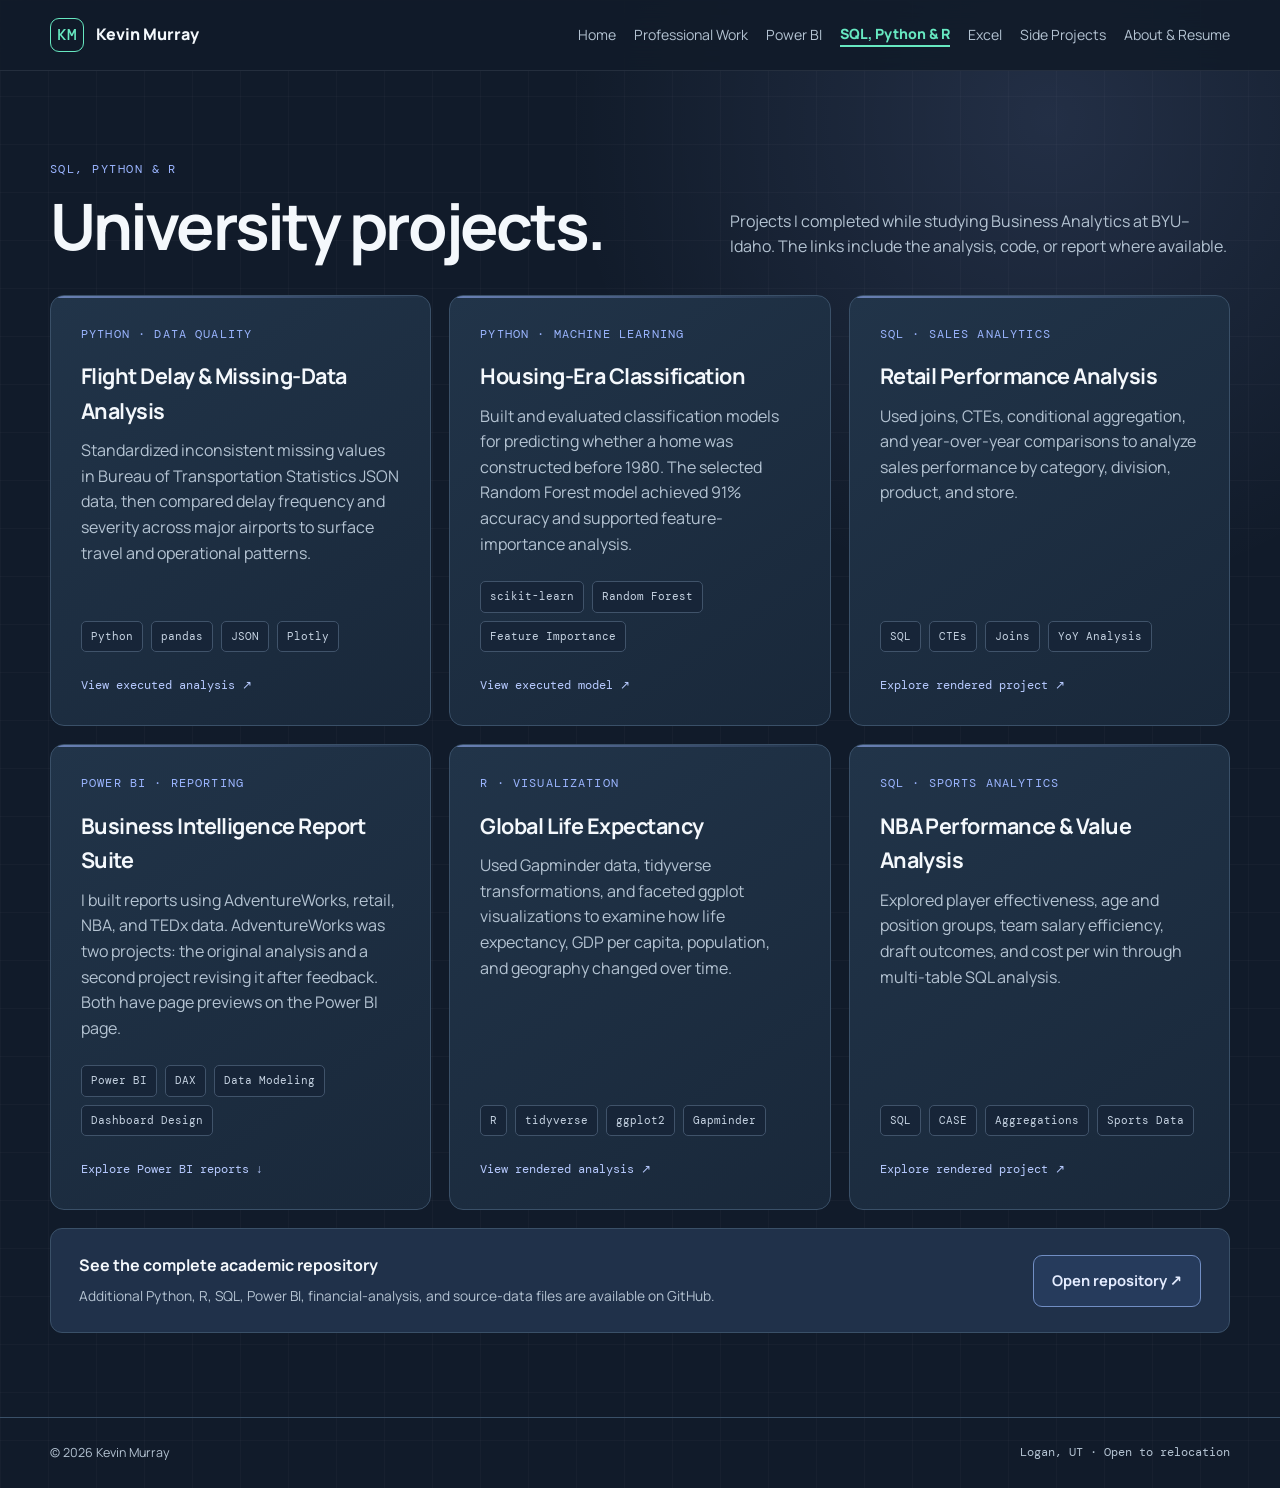
<file: analysis.html>
<!doctype html>
<html lang="en">
<head>
  <meta charset="utf-8">
  <meta name="viewport" content="width=device-width, initial-scale=1">
  <meta name="description" content="Kevin Murray — Junior Data Engineer & AI Automation Developer specializing in analytics, BI, automation, and reliable data systems.">
  <meta name="theme-color" content="#111b2a">
  <title>SQL, Python & R | Kevin Murray</title>
  <link rel="preconnect" href="https://fonts.googleapis.com">
  <link rel="preconnect" href="https://fonts.gstatic.com" crossorigin>
  <link href="https://fonts.googleapis.com/css2?family=DM+Mono:wght@400;500&family=Manrope:wght@400;500;600;700;800&display=swap" rel="stylesheet">
  <link rel="icon" type="image/svg+xml" href="data:image/svg+xml,%3Csvg xmlns='http://www.w3.org/2000/svg' viewBox='0 0 64 64'%3E%3Crect width='64' height='64' rx='14' fill='%23071018'/%3E%3Cpath d='M17 15v34M18 33l25-18M18 33l27 16' fill='none' stroke='%234de1c1' stroke-width='7' stroke-linecap='round'/%3E%3C/svg%3E">
  <link rel="stylesheet" href="portfolio.css">
</head>
<body>
<a class="skip-link" href="#main">Skip to content</a><header class="topbar"><nav class="wrap" aria-label="Main navigation"><a class="brand" href="index.html"><span class="mark">KM</span><span>Kevin Murray</span></a><div class="navlinks"><a href="index.html">Home</a><a href="work.html">Professional Work</a><a href="power-bi.html">Power BI</a><a href="analysis.html" aria-current="page">SQL, Python & R</a><a href="excel.html">Excel</a><a href="side-projects.html">Side Projects</a><a href="about.html">About & Resume</a></div></nav></header><main id="main"><section id="academic" class="wrap"><div class="section-top"><div><span class="section-no mono">SQL, PYTHON & R</span><h1 class="page-title">University projects.</h1></div><p>Projects I completed while studying Business Analytics at BYU–Idaho. The links include the analysis, code, or report where available.</p></div><div class="academic-grid">
      <article class="card academic-card"><span class="tag mono">Python · Data quality</span><h3>Flight Delay & Missing-Data Analysis</h3><p>Standardized inconsistent missing values in Bureau of Transportation Statistics JSON data, then compared delay frequency and severity across major airports to surface travel and operational patterns.</p><div class="chips"><span class="chip">Python</span><span class="chip">pandas</span><span class="chip">JSON</span><span class="chip">Plotly</span></div><a class="project-link" href="projects/flight-delay-analysis.html">View executed analysis ↗</a></article>
      <article class="card academic-card"><span class="tag mono">Python · Machine learning</span><h3>Housing-Era Classification</h3><p>Built and evaluated classification models for predicting whether a home was constructed before 1980. The selected Random Forest model achieved 91% accuracy and supported feature-importance analysis.</p><div class="chips"><span class="chip">scikit-learn</span><span class="chip">Random Forest</span><span class="chip">Feature Importance</span></div><a class="project-link" href="projects/housing-era-classification.html">View executed model ↗</a></article>
      <article class="card academic-card"><span class="tag mono">SQL · Sales analytics</span><h3>Retail Performance Analysis</h3><p>Used joins, CTEs, conditional aggregation, and year-over-year comparisons to analyze sales performance by category, division, product, and store.</p><div class="chips"><span class="chip">SQL</span><span class="chip">CTEs</span><span class="chip">Joins</span><span class="chip">YoY Analysis</span></div><a class="project-link" href="academic-work.html#retail-sql">Explore rendered project ↗</a></article>
      <article class="card academic-card"><span class="tag mono">Power BI · Reporting</span><h3>Business Intelligence Report Suite</h3><p>I built reports using AdventureWorks, retail, NBA, and TEDx data. AdventureWorks was two projects: the original analysis and a second project revising it after feedback. Both have page previews on the Power BI page.</p><div class="chips"><span class="chip">Power BI</span><span class="chip">DAX</span><span class="chip">Data Modeling</span><span class="chip">Dashboard Design</span></div><a class="project-link" href="power-bi.html">Explore Power BI reports ↓</a></article>
      <article class="card academic-card"><span class="tag mono">R · Visualization</span><h3>Global Life Expectancy</h3><p>Used Gapminder data, tidyverse transformations, and faceted ggplot visualizations to examine how life expectancy, GDP per capita, population, and geography changed over time.</p><div class="chips"><span class="chip">R</span><span class="chip">tidyverse</span><span class="chip">ggplot2</span><span class="chip">Gapminder</span></div><a class="project-link" href="projects/global-life-expectancy.html">View rendered analysis ↗</a></article>
      <article class="card academic-card"><span class="tag mono">SQL · Sports analytics</span><h3>NBA Performance & Value Analysis</h3><p>Explored player effectiveness, age and position groups, team salary efficiency, draft outcomes, and cost per win through multi-table SQL analysis.</p><div class="chips"><span class="chip">SQL</span><span class="chip">CASE</span><span class="chip">Aggregations</span><span class="chip">Sports Data</span></div><a class="project-link" href="academic-work.html#nba-sql">Explore rendered project ↗</a></article>
    </div><div class="repo-callout"><div><strong>See the complete academic repository</strong><span>Additional Python, R, SQL, Power BI, financial-analysis, and source-data files are available on GitHub.</span></div><a class="btn secondary" href="https://github.com/kmurray649/Data-Analytics-Portfolio" target="_blank" rel="noreferrer">Open repository ↗</a></div></section></main><footer class="footer"><div class="wrap"><span>© <span id="year"></span> Kevin Murray</span><span class="mono">Logan, UT · Open to relocation</span></div></footer><script src="portfolio.js"></script></body></html>
</file>
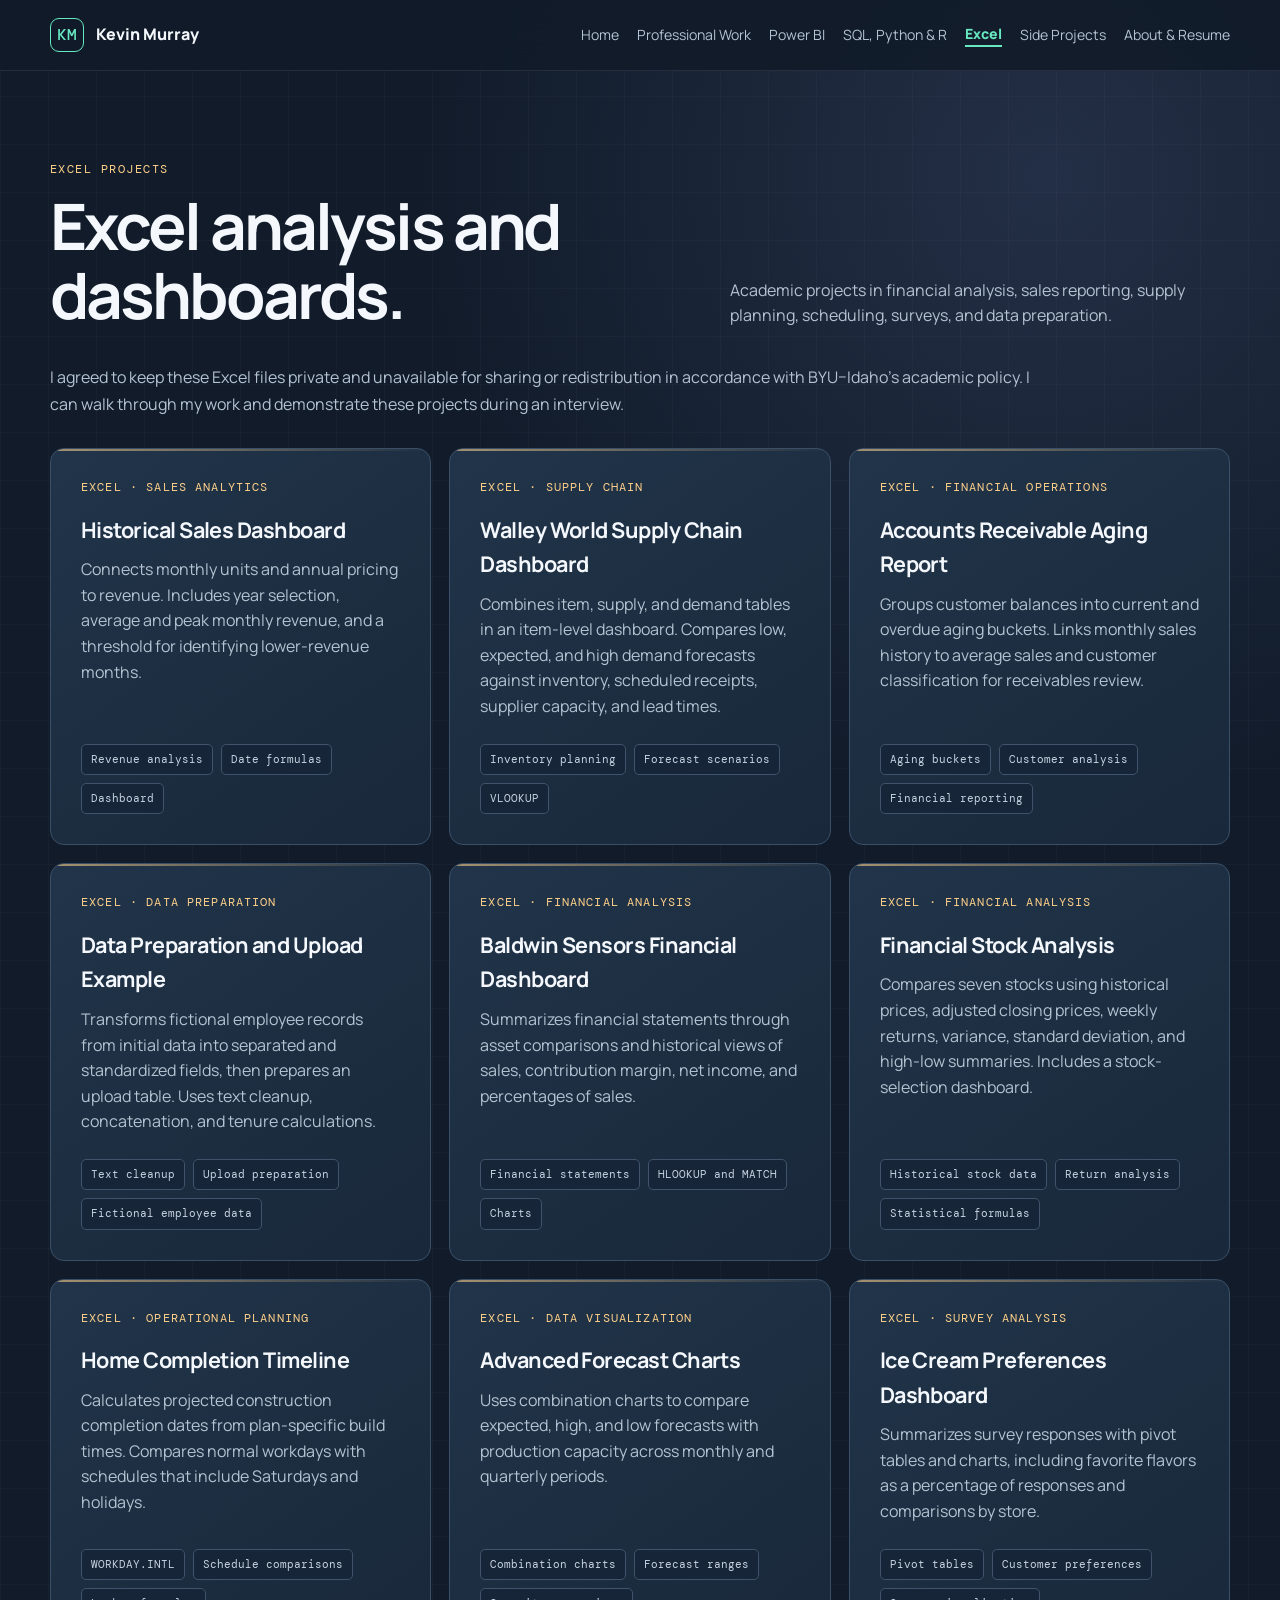
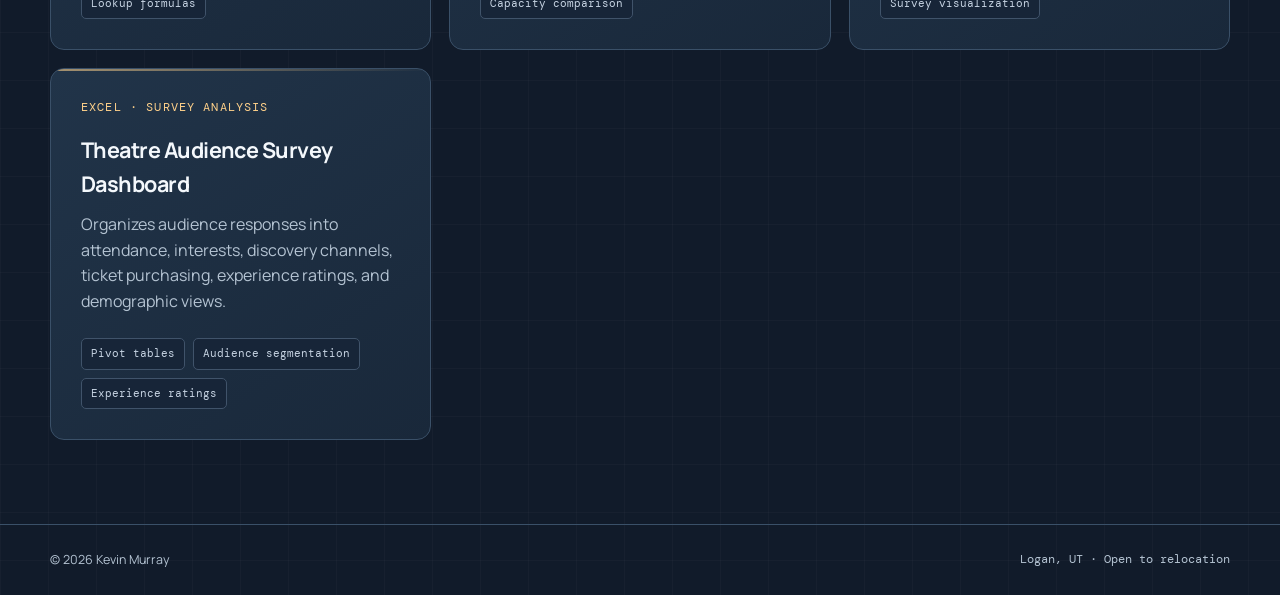
<file: excel.html>
<!doctype html>
<html lang="en">
<head>
  <meta charset="utf-8">
  <meta name="viewport" content="width=device-width, initial-scale=1">
  <meta name="description" content="Kevin Murray — Junior Data Engineer & AI Automation Developer specializing in analytics, BI, automation, and reliable data systems.">
  <meta name="theme-color" content="#111b2a">
  <title>Excel Projects | Kevin Murray</title>
  <link rel="preconnect" href="https://fonts.googleapis.com">
  <link rel="preconnect" href="https://fonts.gstatic.com" crossorigin>
  <link href="https://fonts.googleapis.com/css2?family=DM+Mono:wght@400;500&family=Manrope:wght@400;500;600;700;800&display=swap" rel="stylesheet">
  <link rel="icon" type="image/svg+xml" href="data:image/svg+xml,%3Csvg xmlns='http://www.w3.org/2000/svg' viewBox='0 0 64 64'%3E%3Crect width='64' height='64' rx='14' fill='%23071018'/%3E%3Cpath d='M17 15v34M18 33l25-18M18 33l27 16' fill='none' stroke='%234de1c1' stroke-width='7' stroke-linecap='round'/%3E%3C/svg%3E">
  <link rel="stylesheet" href="portfolio.css">
</head>
<body>
<a class="skip-link" href="#main">Skip to content</a><header class="topbar"><nav class="wrap" aria-label="Main navigation"><a class="brand" href="index.html"><span class="mark">KM</span><span>Kevin Murray</span></a><div class="navlinks"><a href="index.html">Home</a><a href="work.html">Professional Work</a><a href="power-bi.html">Power BI</a><a href="analysis.html">SQL, Python & R</a><a href="excel.html" aria-current="page">Excel</a><a href="side-projects.html">Side Projects</a><a href="about.html">About & Resume</a></div></nav></header><main id="main"><section id="excel-work" class="wrap"><div class="section-top"><div><span class="section-no mono">EXCEL PROJECTS</span><h1 class="page-title">Excel analysis and dashboards.</h1></div><p>Academic projects in financial analysis, sales reporting, supply planning, scheduling, surveys, and data preparation.</p></div><p class="excel-privacy">I agreed to keep these Excel files private and unavailable for sharing or redistribution in accordance with BYU–Idaho’s academic policy. I can walk through my work and demonstrate these projects during an interview.</p><div class="academic-grid"><article class="card academic-card"><span class="tag mono">Excel · Sales analytics</span><h3>Historical Sales Dashboard</h3><p>Connects monthly units and annual pricing to revenue. Includes year selection, average and peak monthly revenue, and a threshold for identifying lower-revenue months.</p><div class="chips"><span class="chip">Revenue analysis</span><span class="chip">Date formulas</span><span class="chip">Dashboard</span></div></article><article class="card academic-card"><span class="tag mono">Excel · Supply chain</span><h3>Walley World Supply Chain Dashboard</h3><p>Combines item, supply, and demand tables in an item-level dashboard. Compares low, expected, and high demand forecasts against inventory, scheduled receipts, supplier capacity, and lead times.</p><div class="chips"><span class="chip">Inventory planning</span><span class="chip">Forecast scenarios</span><span class="chip">VLOOKUP</span></div></article><article class="card academic-card"><span class="tag mono">Excel · Financial operations</span><h3>Accounts Receivable Aging Report</h3><p>Groups customer balances into current and overdue aging buckets. Links monthly sales history to average sales and customer classification for receivables review.</p><div class="chips"><span class="chip">Aging buckets</span><span class="chip">Customer analysis</span><span class="chip">Financial reporting</span></div></article><article class="card academic-card"><span class="tag mono">Excel · Data preparation</span><h3>Data Preparation and Upload Example</h3><p>Transforms fictional employee records from initial data into separated and standardized fields, then prepares an upload table. Uses text cleanup, concatenation, and tenure calculations.</p><div class="chips"><span class="chip">Text cleanup</span><span class="chip">Upload preparation</span><span class="chip">Fictional employee data</span></div></article><article class="card academic-card"><span class="tag mono">Excel · Financial analysis</span><h3>Baldwin Sensors Financial Dashboard</h3><p>Summarizes financial statements through asset comparisons and historical views of sales, contribution margin, net income, and percentages of sales.</p><div class="chips"><span class="chip">Financial statements</span><span class="chip">HLOOKUP and MATCH</span><span class="chip">Charts</span></div></article><article class="card academic-card"><span class="tag mono">Excel · Financial analysis</span><h3>Financial Stock Analysis</h3><p>Compares seven stocks using historical prices, adjusted closing prices, weekly returns, variance, standard deviation, and high-low summaries. Includes a stock-selection dashboard.</p><div class="chips"><span class="chip">Historical stock data</span><span class="chip">Return analysis</span><span class="chip">Statistical formulas</span></div></article><article class="card academic-card"><span class="tag mono">Excel · Operational planning</span><h3>Home Completion Timeline</h3><p>Calculates projected construction completion dates from plan-specific build times. Compares normal workdays with schedules that include Saturdays and holidays.</p><div class="chips"><span class="chip">WORKDAY.INTL</span><span class="chip">Schedule comparisons</span><span class="chip">Lookup formulas</span></div></article><article class="card academic-card"><span class="tag mono">Excel · Data visualization</span><h3>Advanced Forecast Charts</h3><p>Uses combination charts to compare expected, high, and low forecasts with production capacity across monthly and quarterly periods.</p><div class="chips"><span class="chip">Combination charts</span><span class="chip">Forecast ranges</span><span class="chip">Capacity comparison</span></div></article><article class="card academic-card"><span class="tag mono">Excel · Survey analysis</span><h3>Ice Cream Preferences Dashboard</h3><p>Summarizes survey responses with pivot tables and charts, including favorite flavors as a percentage of responses and comparisons by store.</p><div class="chips"><span class="chip">Pivot tables</span><span class="chip">Customer preferences</span><span class="chip">Survey visualization</span></div></article><article class="card academic-card"><span class="tag mono">Excel · Survey analysis</span><h3>Theatre Audience Survey Dashboard</h3><p>Organizes audience responses into attendance, interests, discovery channels, ticket purchasing, experience ratings, and demographic views.</p><div class="chips"><span class="chip">Pivot tables</span><span class="chip">Audience segmentation</span><span class="chip">Experience ratings</span></div></article></div></section></main><footer class="footer"><div class="wrap"><span>© <span id="year"></span> Kevin Murray</span><span class="mono">Logan, UT · Open to relocation</span></div></footer><script src="portfolio.js"></script></body></html>
</file>
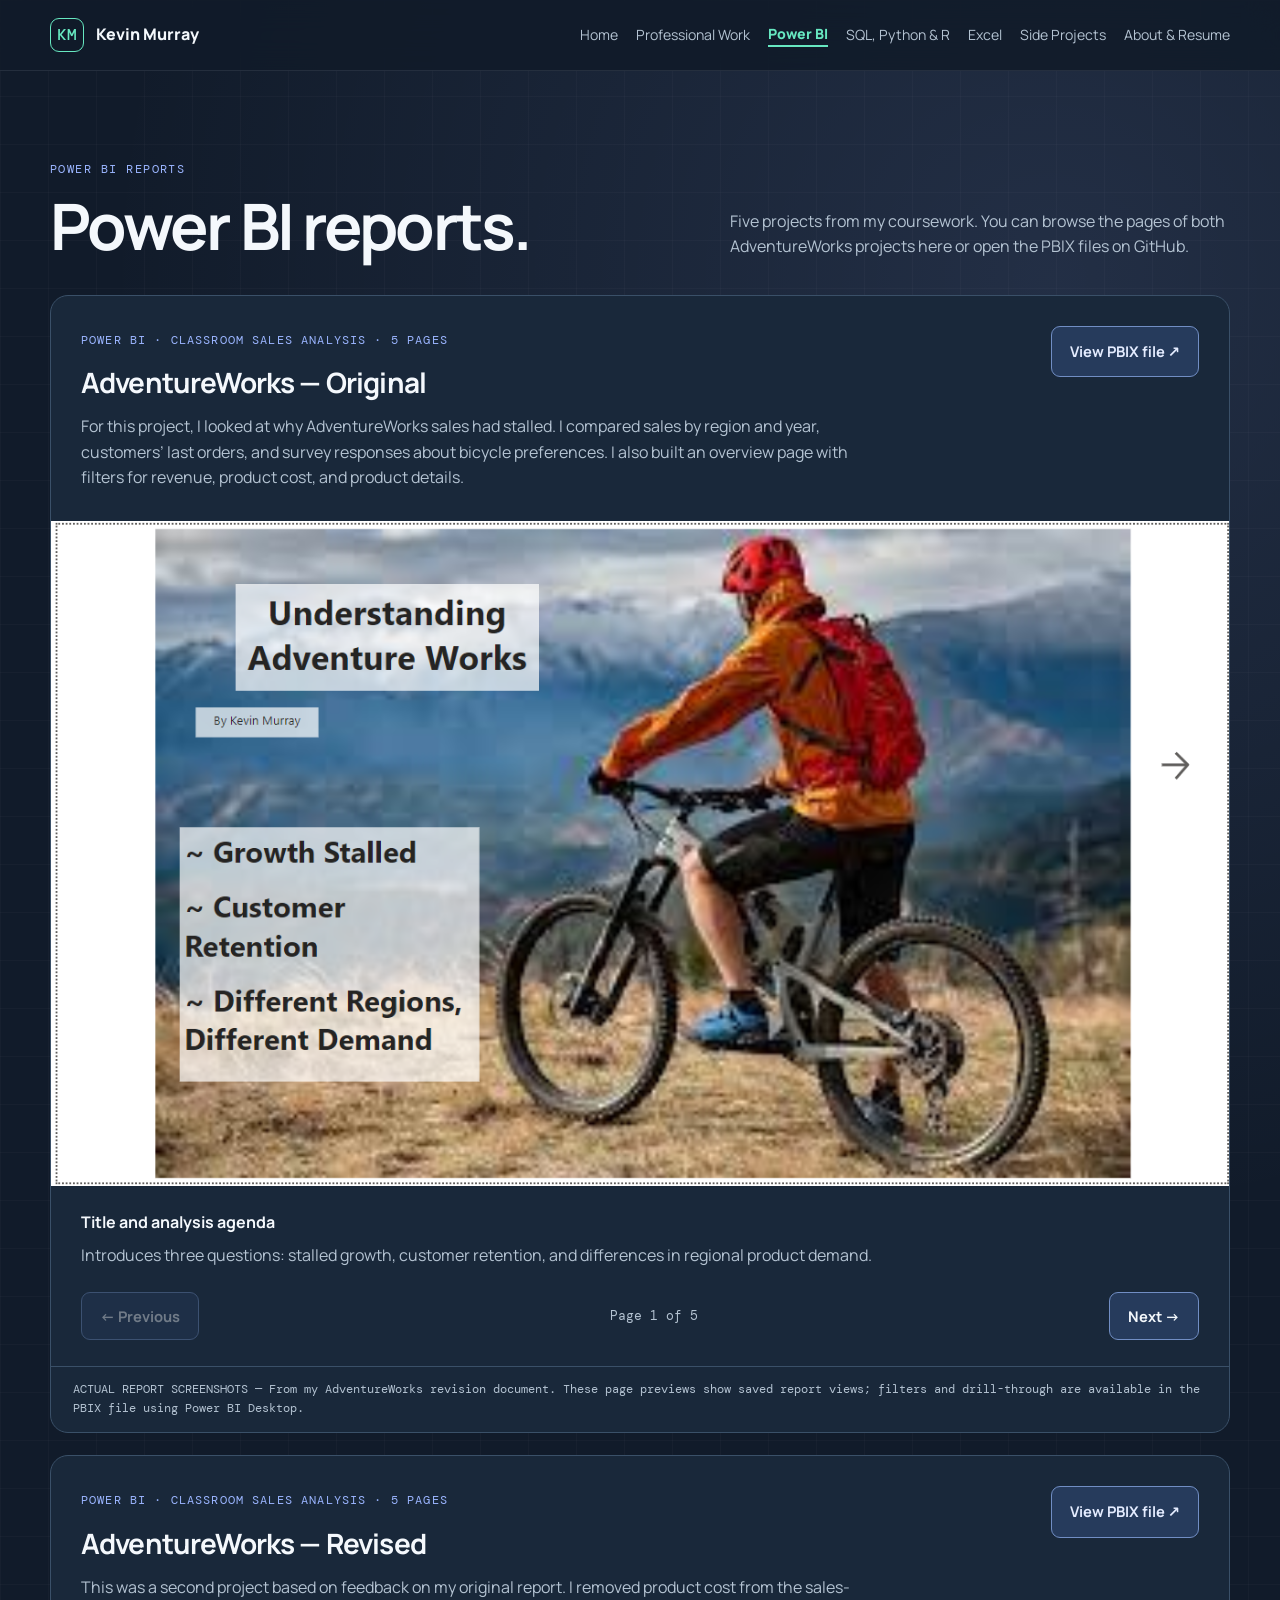
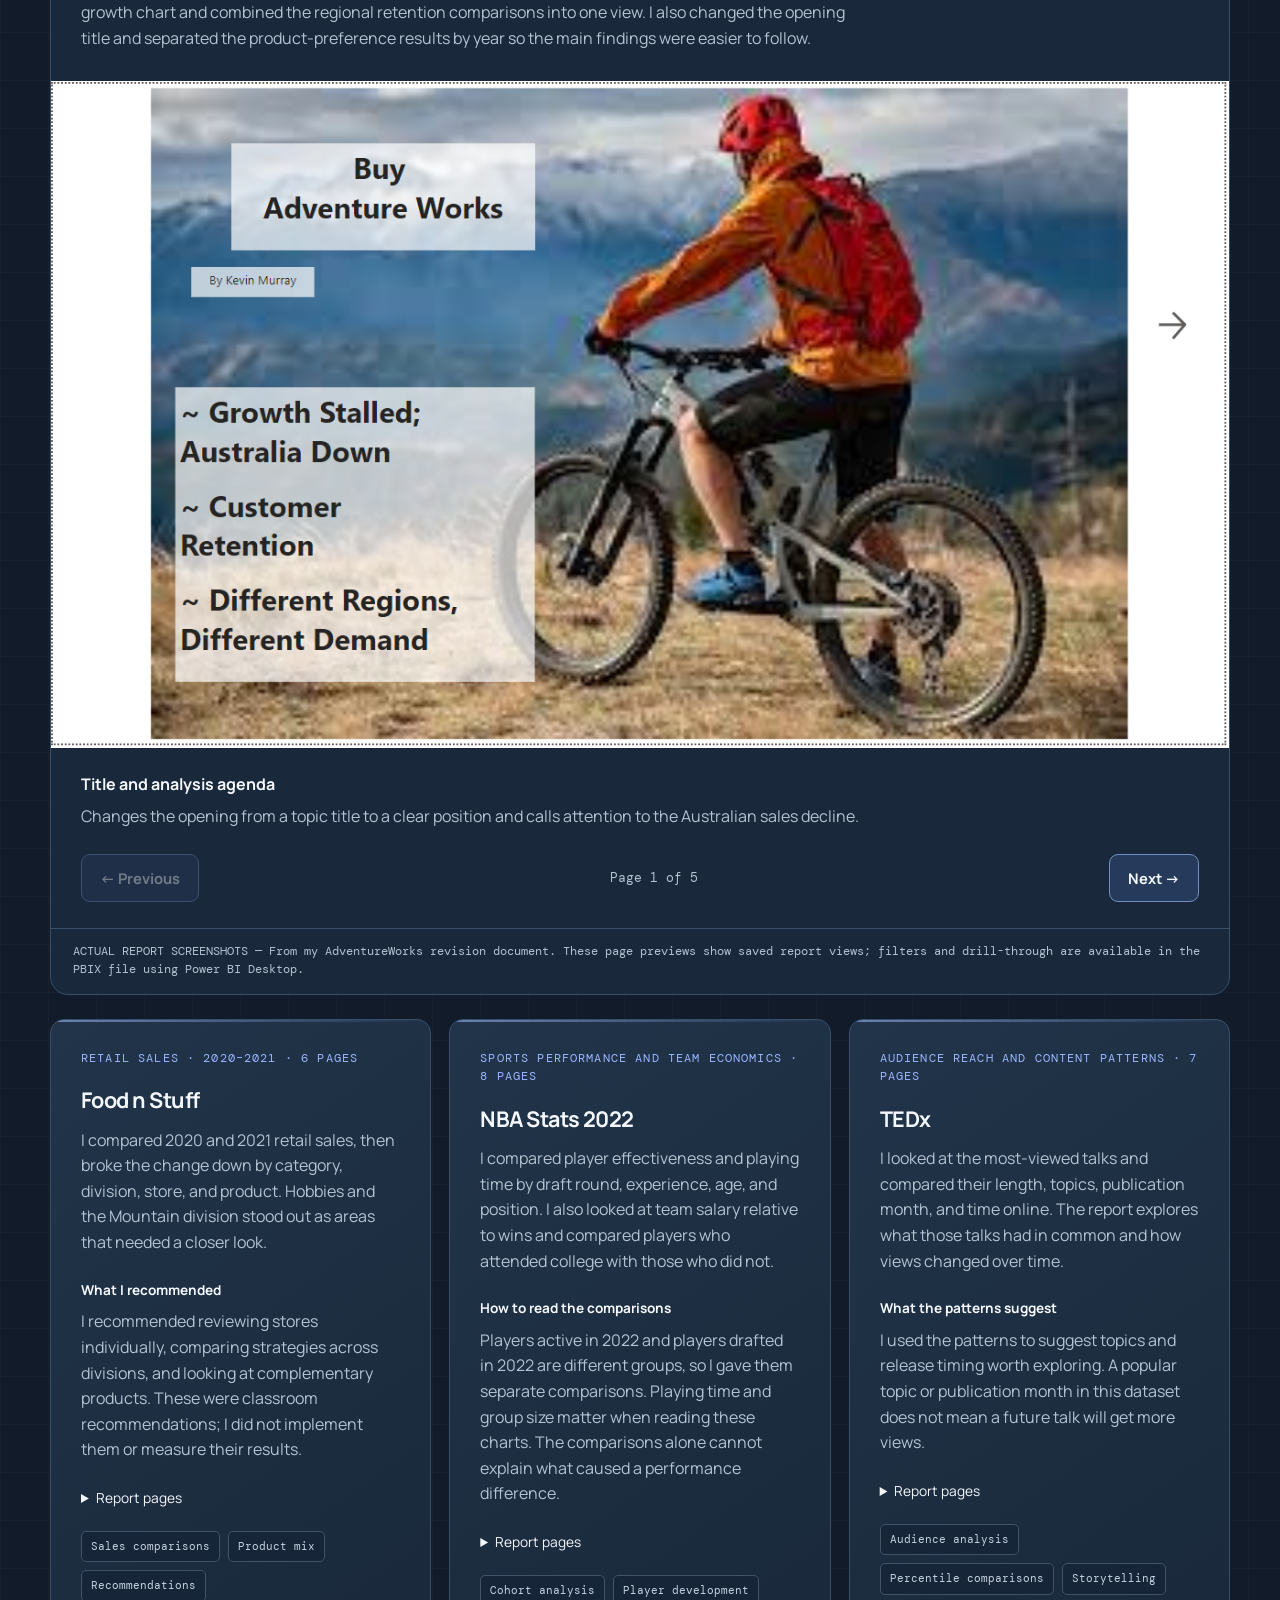
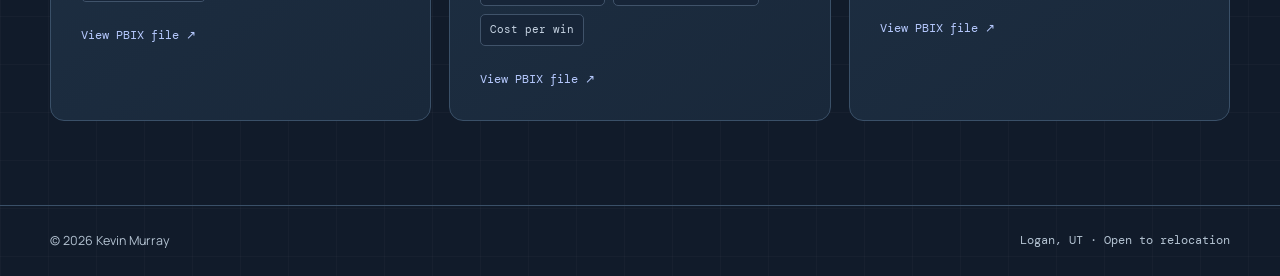
<file: power-bi.html>
<!doctype html>
<html lang="en">
<head>
  <meta charset="utf-8">
  <meta name="viewport" content="width=device-width, initial-scale=1">
  <meta name="description" content="Kevin Murray — Junior Data Engineer & AI Automation Developer specializing in analytics, BI, automation, and reliable data systems.">
  <meta name="theme-color" content="#111b2a">
  <title>Power BI Reports | Kevin Murray</title>
  <link rel="preconnect" href="https://fonts.googleapis.com">
  <link rel="preconnect" href="https://fonts.gstatic.com" crossorigin>
  <link href="https://fonts.googleapis.com/css2?family=DM+Mono:wght@400;500&family=Manrope:wght@400;500;600;700;800&display=swap" rel="stylesheet">
  <link rel="icon" type="image/svg+xml" href="data:image/svg+xml,%3Csvg xmlns='http://www.w3.org/2000/svg' viewBox='0 0 64 64'%3E%3Crect width='64' height='64' rx='14' fill='%23071018'/%3E%3Cpath d='M17 15v34M18 33l25-18M18 33l27 16' fill='none' stroke='%234de1c1' stroke-width='7' stroke-linecap='round'/%3E%3C/svg%3E">
  <link rel="stylesheet" href="portfolio.css">
</head>
<body>
<a class="skip-link" href="#main">Skip to content</a><header class="topbar"><nav class="wrap" aria-label="Main navigation"><a class="brand" href="index.html"><span class="mark">KM</span><span>Kevin Murray</span></a><div class="navlinks"><a href="index.html">Home</a><a href="work.html">Professional Work</a><a href="power-bi.html" aria-current="page">Power BI</a><a href="analysis.html">SQL, Python & R</a><a href="excel.html">Excel</a><a href="side-projects.html">Side Projects</a><a href="about.html">About & Resume</a></div></nav></header><main id="main"><section id="power-bi" class="wrap"><div class="section-top"><div><span class="section-no mono">POWER BI REPORTS</span><h1 class="page-title">Power BI reports.</h1></div><p>Five projects from my coursework. You can browse the pages of both AdventureWorks projects here or open the PBIX files on GitHub.</p></div><article class="case-study pbi-report"><div class="pbi-heading"><div><span class="tag mono">POWER BI · CLASSROOM SALES ANALYSIS · 5 PAGES</span><h3>AdventureWorks — Original</h3><p>For this project, I looked at why AdventureWorks sales had stalled. I compared sales by region and year, customers’ last orders, and survey responses about bicycle preferences. I also built an overview page with filters for revenue, product cost, and product details.</p></div><a class="btn secondary" href="https://github.com/kmurray649/Data-Analytics-Portfolio/blob/main/Power%20BI/Reports/Adventure_Works_Original.pbix" target="_blank" rel="noreferrer">View PBIX file ↗</a></div><div class="pbi-carousel" aria-label="AdventureWorks — Original report pages" data-report="original"><figure class="pbi-slide" ><a href="pbi-original-1.png" target="_blank" rel="noreferrer" aria-label="Open AdventureWorks — Original: Title and analysis agenda"><img src="pbi-original-1.png" alt="AdventureWorks — Original report page: Title and analysis agenda" loading="lazy"></a><figcaption><strong>Title and analysis agenda</strong><p>Introduces three questions: stalled growth, customer retention, and differences in regional product demand.</p></figcaption></figure><figure class="pbi-slide" hidden><a href="pbi-original-2.png" target="_blank" rel="noreferrer" aria-label="Open AdventureWorks — Original: Regional sales growth"><img src="pbi-original-2.png" alt="AdventureWorks — Original report page: Regional sales growth" loading="lazy"></a><figcaption><strong>Regional sales growth</strong><p>Compares revenue and product costs across geographic groups and years. The report highlights sales of $23.71M in 2021 versus $23.30M in 2022.</p></figcaption></figure><figure class="pbi-slide" hidden><a href="pbi-original-3.png" target="_blank" rel="noreferrer" aria-label="Open AdventureWorks — Original: Customer retention"><img src="pbi-original-3.png" alt="AdventureWorks — Original report page: Customer retention" loading="lazy"></a><figcaption><strong>Customer retention</strong><p>Breaks down the last order year by region to examine customer activity and potential retention opportunities.</p></figcaption></figure><figure class="pbi-slide" hidden><a href="pbi-original-4.png" target="_blank" rel="noreferrer" aria-label="Open AdventureWorks — Original: Product preferences by region"><img src="pbi-original-4.png" alt="AdventureWorks — Original report page: Product preferences by region" loading="lazy"></a><figcaption><strong>Product preferences by region</strong><p>Compares surveyed bicycle preferences across regions to inform product mix and promotion decisions.</p></figcaption></figure><figure class="pbi-slide" hidden><a href="pbi-original-5.png" target="_blank" rel="noreferrer" aria-label="Open AdventureWorks — Original: Revenue and product cost overview"><img src="pbi-original-5.png" alt="AdventureWorks — Original report page: Revenue and product cost overview" loading="lazy"></a><figcaption><strong>Revenue and product cost overview</strong><p>Provides a broader exploration view with revenue, product cost, geographic and date filters, and product attributes.</p></figcaption></figure><div class="pbi-controls"><button type="button" class="btn secondary" data-step="-1" aria-label="Previous page of AdventureWorks — Original">← Previous</button><span class="mono pbi-counter" aria-live="polite">Page 1 of 5</span><button type="button" class="btn secondary" data-step="1" aria-label="Next page of AdventureWorks — Original">Next →</button></div></div><div class="disclosure">ACTUAL REPORT SCREENSHOTS — From my AdventureWorks revision document. These page previews show saved report views; filters and drill-through are available in the PBIX file using Power BI Desktop.</div></article><article class="case-study pbi-report"><div class="pbi-heading"><div><span class="tag mono">POWER BI · CLASSROOM SALES ANALYSIS · 5 PAGES</span><h3>AdventureWorks — Revised</h3><p>This was a second project based on feedback on my original report. I removed product cost from the sales-growth chart and combined the regional retention comparisons into one view. I also changed the opening title and separated the product-preference results by year so the main findings were easier to follow.</p></div><a class="btn secondary" href="https://github.com/kmurray649/Data-Analytics-Portfolio/blob/main/Power%20BI/Reports/Adventure_Works_Revised.pbix" target="_blank" rel="noreferrer">View PBIX file ↗</a></div><div class="pbi-carousel" aria-label="AdventureWorks — Revised report pages" data-report="revised"><figure class="pbi-slide" ><a href="pbi-revised-1.png" target="_blank" rel="noreferrer" aria-label="Open AdventureWorks — Revised: Title and analysis agenda"><img src="pbi-revised-1.png" alt="AdventureWorks — Revised report page: Title and analysis agenda" loading="lazy"></a><figcaption><strong>Title and analysis agenda</strong><p>Changes the opening from a topic title to a clear position and calls attention to the Australian sales decline.</p></figcaption></figure><figure class="pbi-slide" hidden><a href="pbi-revised-2.png" target="_blank" rel="noreferrer" aria-label="Open AdventureWorks — Revised: Regional sales growth"><img src="pbi-revised-2.png" alt="AdventureWorks — Revised report page: Regional sales growth" loading="lazy"></a><figcaption><strong>Regional sales growth</strong><p>Removes product cost from the growth comparison to focus attention on the revenue trend and regional differences.</p></figcaption></figure><figure class="pbi-slide" hidden><a href="pbi-revised-3.png" target="_blank" rel="noreferrer" aria-label="Open AdventureWorks — Revised: Customer retention"><img src="pbi-revised-3.png" alt="AdventureWorks — Revised report page: Customer retention" loading="lazy"></a><figcaption><strong>Customer retention</strong><p>Combines regions into a simpler 2021 versus 2022 view and adds callouts. The page raises a retention question based on customers’ most recent orders.</p></figcaption></figure><figure class="pbi-slide" hidden><a href="pbi-revised-4.png" target="_blank" rel="noreferrer" aria-label="Open AdventureWorks — Revised: Product preferences by region"><img src="pbi-revised-4.png" alt="AdventureWorks — Revised report page: Product preferences by region" loading="lazy"></a><figcaption><strong>Product preferences by region</strong><p>Separates survey results by year and adds written interpretation. Product-market mismatch is presented as a hypothesis to investigate, rather than a proven cause.</p></figcaption></figure><figure class="pbi-slide" hidden><a href="pbi-revised-5.png" target="_blank" rel="noreferrer" aria-label="Open AdventureWorks — Revised: Revenue and product cost overview"><img src="pbi-revised-5.png" alt="AdventureWorks — Revised report page: Revenue and product cost overview" loading="lazy"></a><figcaption><strong>Revenue and product cost overview</strong><p>Retains the original overview page; the revision document notes that this page was unchanged.</p></figcaption></figure><div class="pbi-controls"><button type="button" class="btn secondary" data-step="-1" aria-label="Previous page of AdventureWorks — Revised">← Previous</button><span class="mono pbi-counter" aria-live="polite">Page 1 of 5</span><button type="button" class="btn secondary" data-step="1" aria-label="Next page of AdventureWorks — Revised">Next →</button></div></div><div class="disclosure">ACTUAL REPORT SCREENSHOTS — From my AdventureWorks revision document. These page previews show saved report views; filters and drill-through are available in the PBIX file using Power BI Desktop.</div></article><div class="pbi-other-grid"><article class="card pbi-file-card"><span class="tag mono">Retail sales · 2020–2021 · 6 PAGES</span><h3>Food n Stuff</h3><p>I compared 2020 and 2021 retail sales, then broke the change down by category, division, store, and product. Hobbies and the Mountain division stood out as areas that needed a closer look.</p><strong class="pbi-label">What I recommended</strong><p>I recommended reviewing stores individually, comparing strategies across divisions, and looking at complementary products. These were classroom recommendations; I did not implement them or measure their results.</p><details><summary>Report pages</summary><ol><li>Analysis Summary</li><li>Category - Analysis</li><li>Hobbies - Analysis</li><li>Division - Analysis</li><li>Mountain - Analysis</li><li>Products - Analysis</li></ol></details><div class="chips"><span class="chip">Sales comparisons</span><span class="chip">Product mix</span><span class="chip">Recommendations</span></div><a class="project-link" href="https://github.com/kmurray649/Data-Analytics-Portfolio/blob/main/Power%20BI/Reports/Food_n_Stuff.pbix" target="_blank" rel="noreferrer">View PBIX file ↗</a></article><article class="card pbi-file-card"><span class="tag mono">Sports performance and team economics · 8 PAGES</span><h3>NBA Stats 2022</h3><p>I compared player effectiveness and playing time by draft round, experience, age, and position. I also looked at team salary relative to wins and compared players who attended college with those who did not.</p><strong class="pbi-label">How to read the comparisons</strong><p>Players active in 2022 and players drafted in 2022 are different groups, so I gave them separate comparisons. Playing time and group size matter when reading these charts. The comparisons alone cannot explain what caused a performance difference.</p><details><summary>Report pages</summary><ol><li>Overview</li><li>Player Effectiveness 1</li><li>Player Effectiveness 2</li><li>Player Effectiveness 3</li><li>Age and Position Capabilities</li><li>Essential Stat</li><li>Cost Per Win</li><li>College vs No College</li></ol></details><div class="chips"><span class="chip">Cohort analysis</span><span class="chip">Player development</span><span class="chip">Cost per win</span></div><a class="project-link" href="https://github.com/kmurray649/Data-Analytics-Portfolio/blob/main/Power%20BI/Reports/NBA_Stats_2022.pbix" target="_blank" rel="noreferrer">View PBIX file ↗</a></article><article class="card pbi-file-card"><span class="tag mono">Audience reach and content patterns · 7 PAGES</span><h3>TEDx</h3><p>I looked at the most-viewed talks and compared their length, topics, publication month, and time online. The report explores what those talks had in common and how views changed over time.</p><strong class="pbi-label">What the patterns suggest</strong><p>I used the patterns to suggest topics and release timing worth exploring. A popular topic or publication month in this dataset does not mean a future talk will get more views.</p><details><summary>Report pages</summary><ol><li>Overview</li><li>The Bangers</li><li>Duration</li><li>April</li><li>Keep it Relatable</li><li>Extra: Newer Videos - More Views</li><li>Extra: Patience</li></ol></details><div class="chips"><span class="chip">Audience analysis</span><span class="chip">Percentile comparisons</span><span class="chip">Storytelling</span></div><a class="project-link" href="https://github.com/kmurray649/Data-Analytics-Portfolio/blob/main/Power%20BI/Reports/TEDx.pbix" target="_blank" rel="noreferrer">View PBIX file ↗</a></article></div></section></main><footer class="footer"><div class="wrap"><span>© <span id="year"></span> Kevin Murray</span><span class="mono">Logan, UT · Open to relocation</span></div></footer><script src="portfolio.js"></script></body></html>
</file>
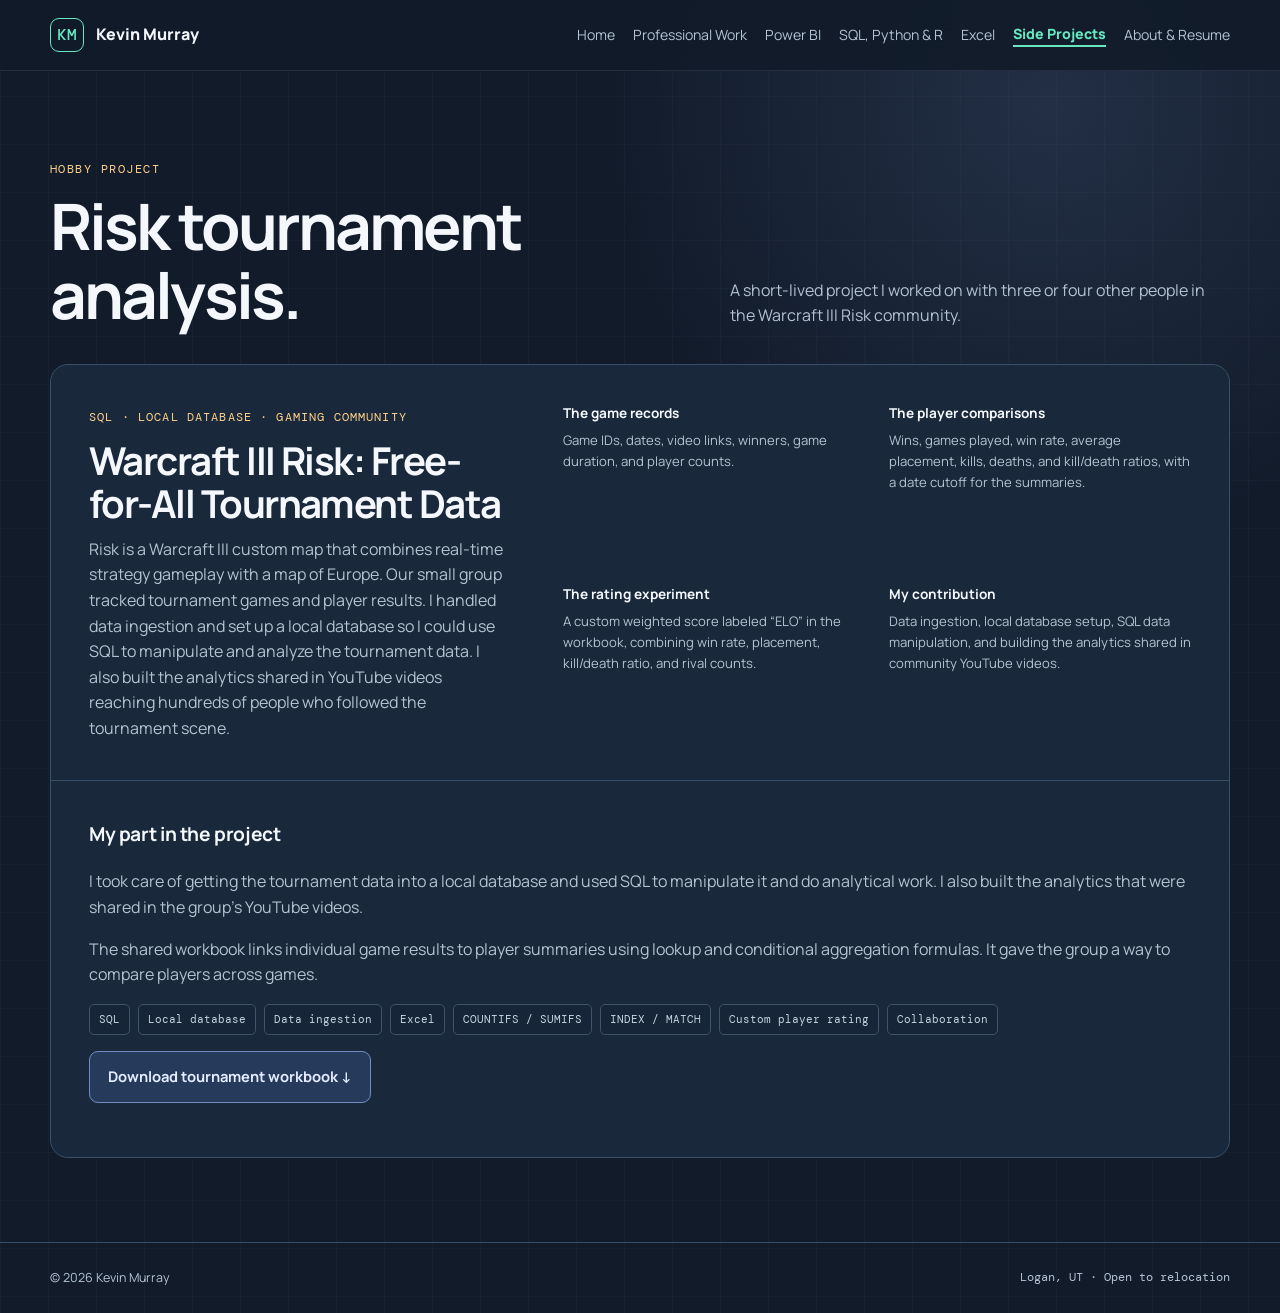
<file: side-projects.html>
<!doctype html>
<html lang="en">
<head>
  <meta charset="utf-8">
  <meta name="viewport" content="width=device-width, initial-scale=1">
  <meta name="description" content="Kevin Murray — Junior Data Engineer & AI Automation Developer specializing in analytics, BI, automation, and reliable data systems.">
  <meta name="theme-color" content="#111b2a">
  <title>Side Projects | Kevin Murray</title>
  <link rel="preconnect" href="https://fonts.googleapis.com">
  <link rel="preconnect" href="https://fonts.gstatic.com" crossorigin>
  <link href="https://fonts.googleapis.com/css2?family=DM+Mono:wght@400;500&family=Manrope:wght@400;500;600;700;800&display=swap" rel="stylesheet">
  <link rel="icon" type="image/svg+xml" href="data:image/svg+xml,%3Csvg xmlns='http://www.w3.org/2000/svg' viewBox='0 0 64 64'%3E%3Crect width='64' height='64' rx='14' fill='%23071018'/%3E%3Cpath d='M17 15v34M18 33l25-18M18 33l27 16' fill='none' stroke='%234de1c1' stroke-width='7' stroke-linecap='round'/%3E%3C/svg%3E">
  <link rel="stylesheet" href="portfolio.css">
</head>
<body>
<a class="skip-link" href="#main">Skip to content</a><header class="topbar"><nav class="wrap" aria-label="Main navigation"><a class="brand" href="index.html"><span class="mark">KM</span><span>Kevin Murray</span></a><div class="navlinks"><a href="index.html">Home</a><a href="work.html">Professional Work</a><a href="power-bi.html">Power BI</a><a href="analysis.html">SQL, Python & R</a><a href="excel.html">Excel</a><a href="side-projects.html" aria-current="page">Side Projects</a><a href="about.html">About & Resume</a></div></nav></header><main id="main"><section id="hobby" class="wrap"><div class="section-top"><div><span class="section-no mono">HOBBY PROJECT</span><h1 class="page-title">Risk tournament analysis.</h1></div><p>A short-lived project I worked on with three or four other people in the Warcraft III Risk community.</p></div><article class="case-study"><div class="case-copy"><div><span class="tag mono">SQL · LOCAL DATABASE · GAMING COMMUNITY</span><h3>Warcraft III Risk: Free-for-All Tournament Data</h3><p>Risk is a Warcraft III custom map that combines real-time strategy gameplay with a map of Europe. Our small group tracked tournament games and player results. I handled data ingestion and set up a local database so I could use SQL to manipulate and analyze the tournament data. I also built the analytics shared in YouTube videos reaching hundreds of people who followed the tournament scene.</p></div><div class="case-facts"><div><strong>The game records</strong><span>Game IDs, dates, video links, winners, game duration, and player counts.</span></div><div><strong>The player comparisons</strong><span>Wins, games played, win rate, average placement, kills, deaths, and kill/death ratios, with a date cutoff for the summaries.</span></div><div><strong>The rating experiment</strong><span>A custom weighted score labeled “ELO” in the workbook, combining win rate, placement, kill/death ratio, and rival counts.</span></div><div><strong>My contribution</strong><span>Data ingestion, local database setup, SQL data manipulation, and building the analytics shared in community YouTube videos.</span></div></div></div><div class="case-detail"><h4>My part in the project</h4><p>I took care of getting the tournament data into a local database and used SQL to manipulate it and do analytical work. I also built the analytics that were shared in the group’s YouTube videos.</p><p>The shared workbook links individual game results to player summaries using lookup and conditional aggregation formulas. It gave the group a way to compare players across games.</p><div class="chips"><span class="chip">SQL</span><span class="chip">Local database</span><span class="chip">Data ingestion</span><span class="chip">Excel</span><span class="chip">COUNTIFS / SUMIFS</span><span class="chip">INDEX / MATCH</span><span class="chip">Custom player rating</span><span class="chip">Collaboration</span></div><p><a class="btn secondary" href="risk-ffa-tournament-data.xlsx" download>Download tournament workbook ↓</a></p></div></article></section></main><footer class="footer"><div class="wrap"><span>© <span id="year"></span> Kevin Murray</span><span class="mono">Logan, UT · Open to relocation</span></div></footer><script src="portfolio.js"></script></body></html>
</file>
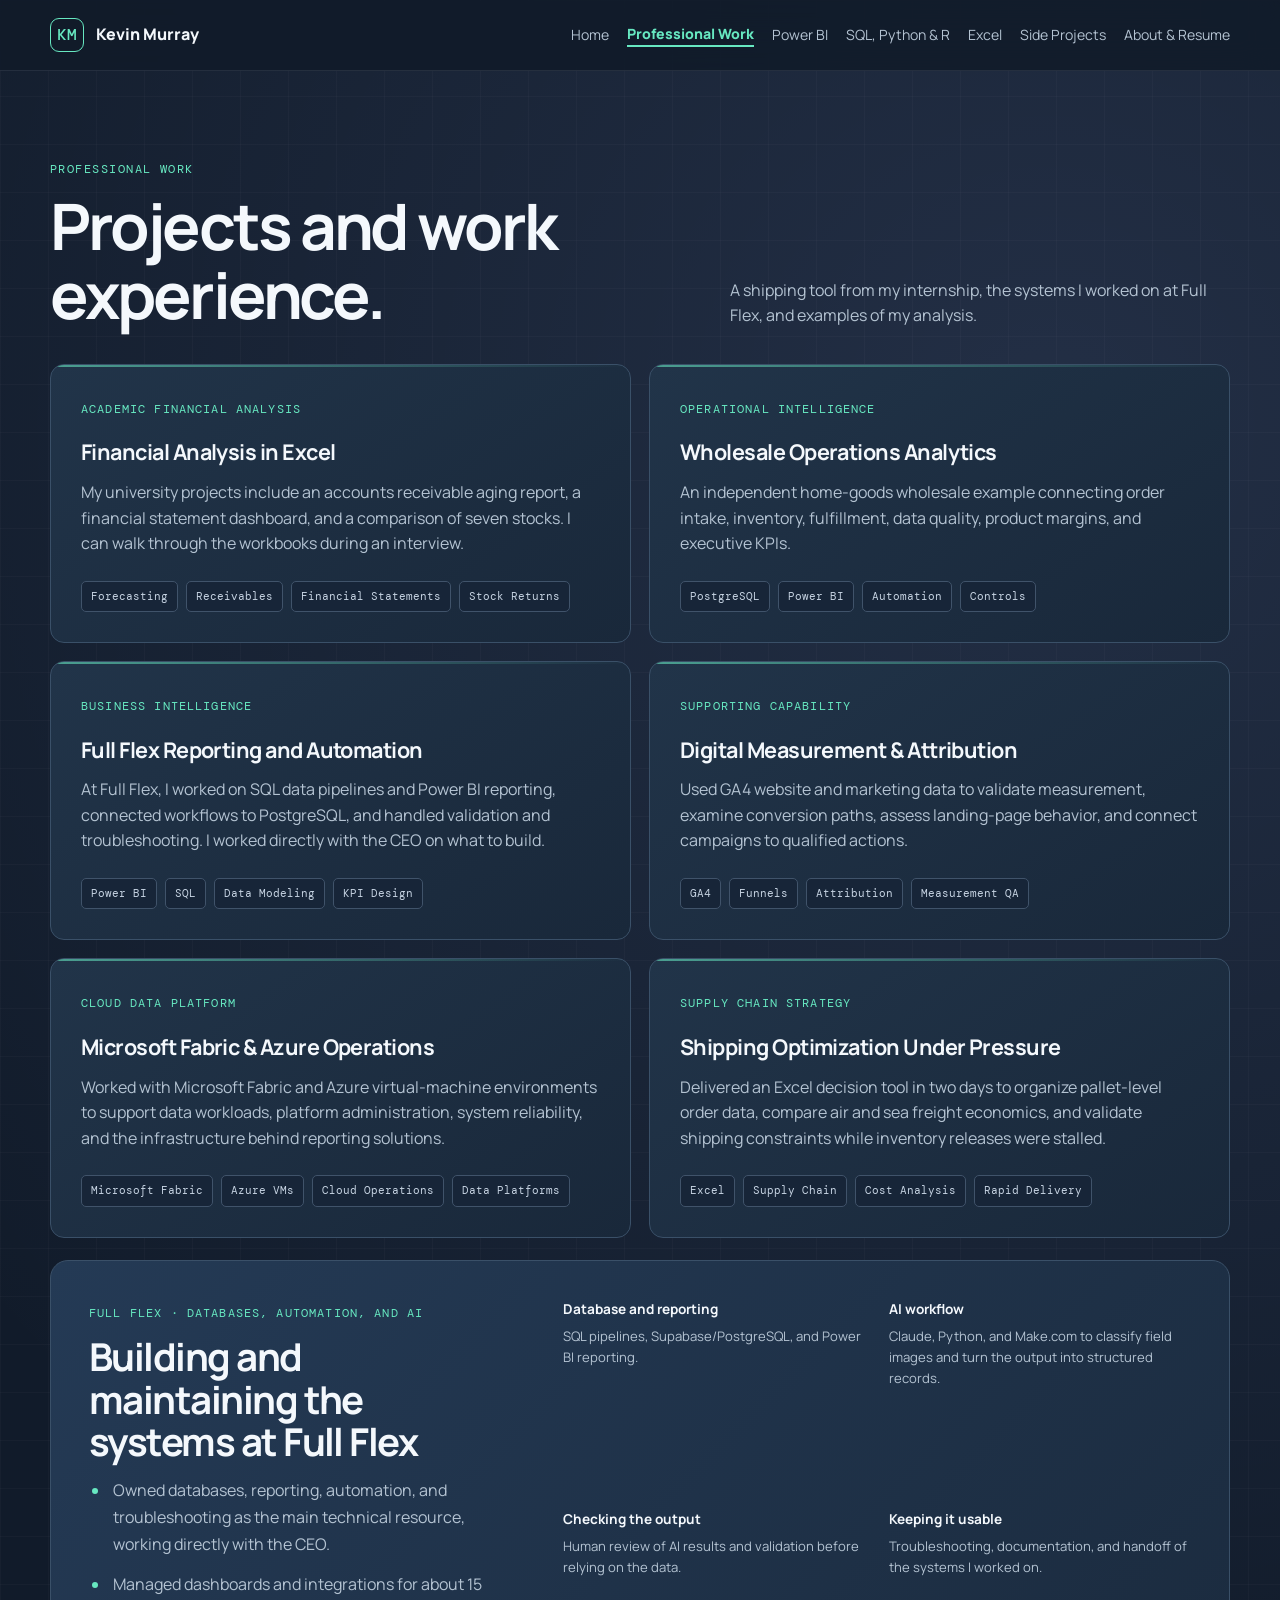
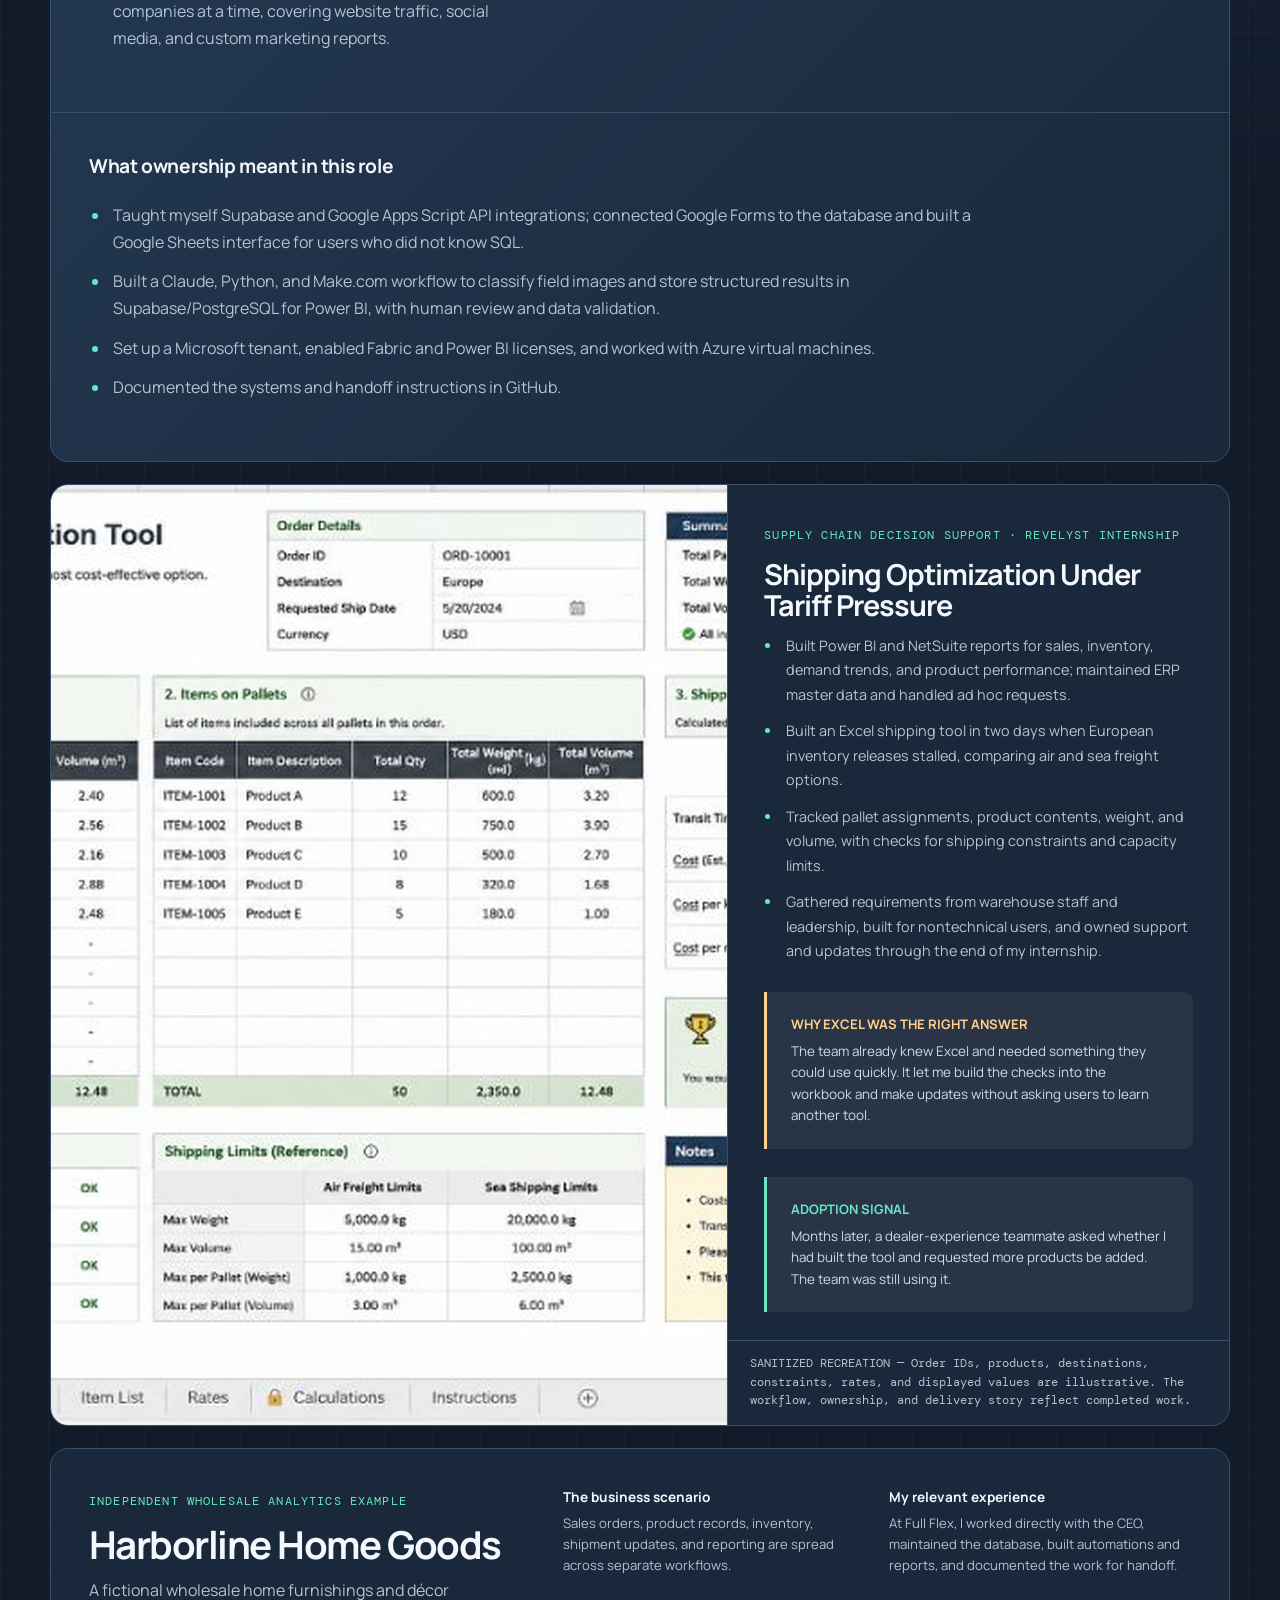
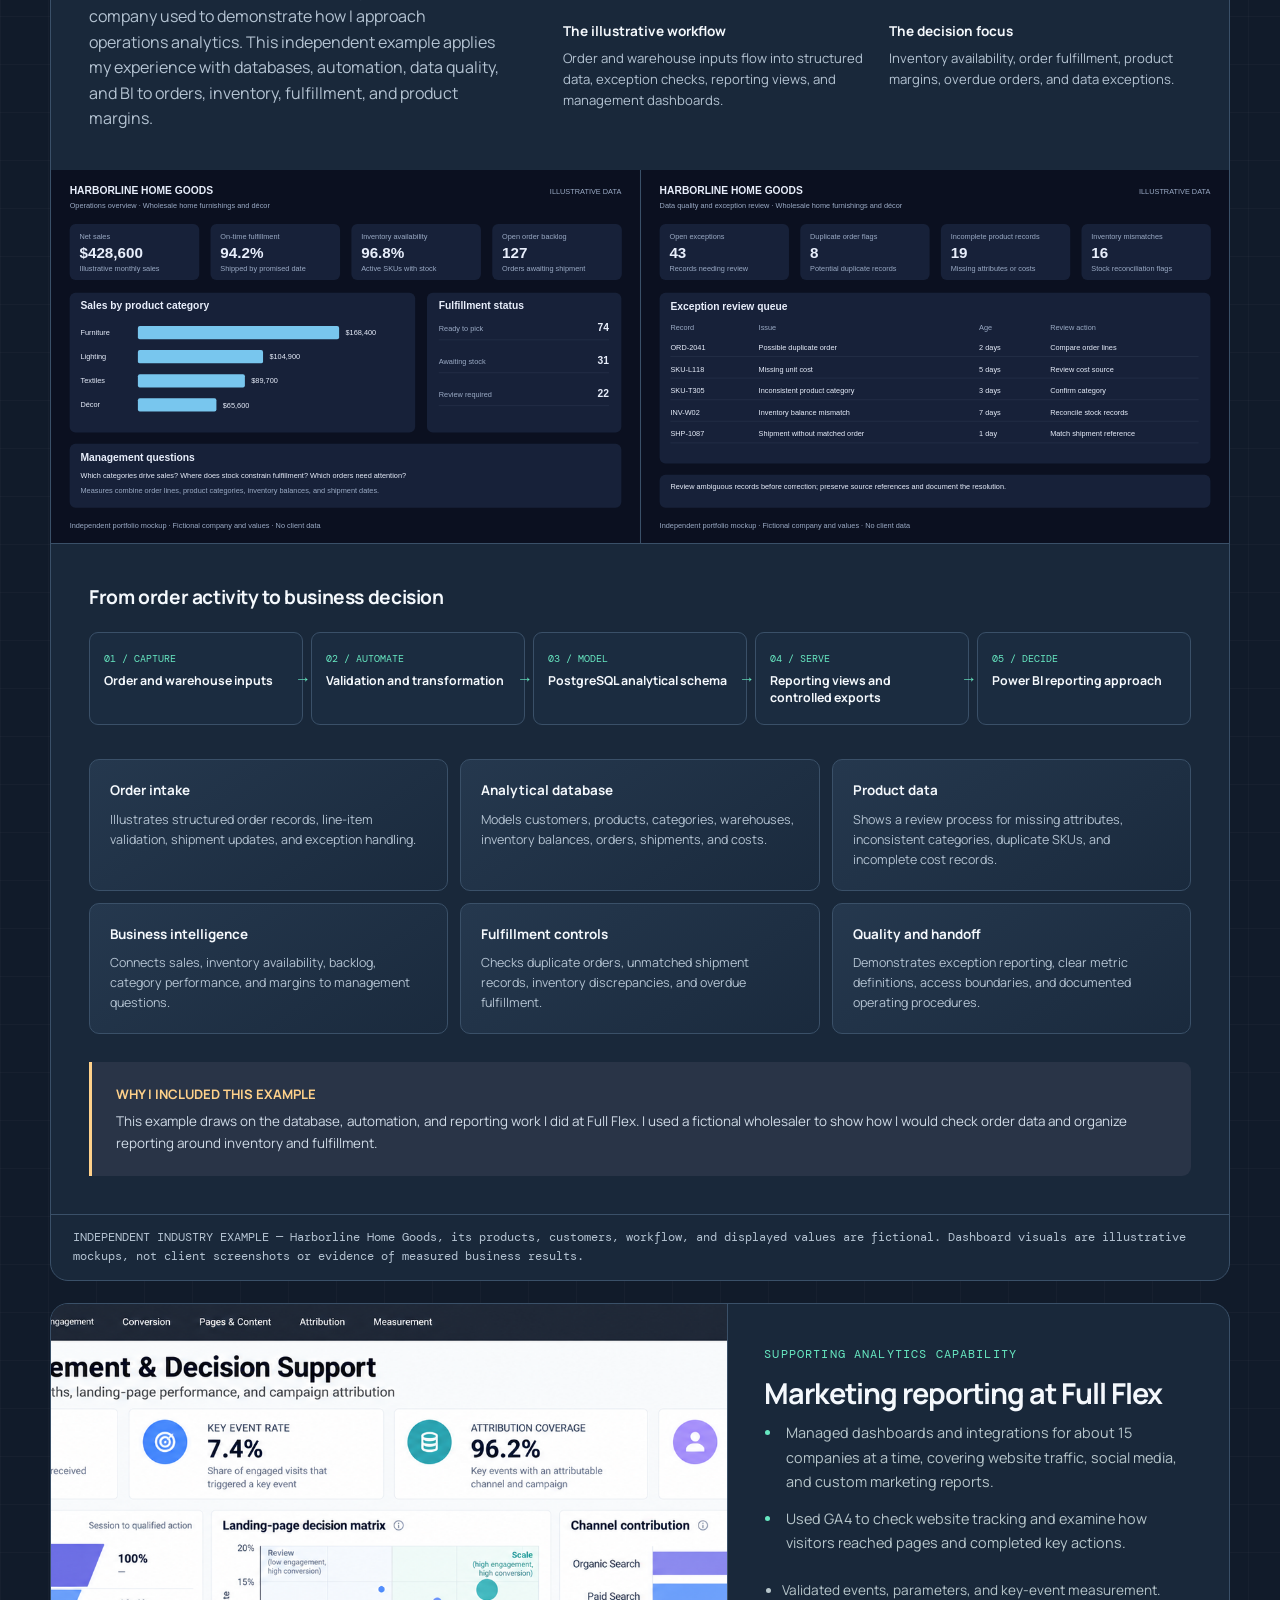
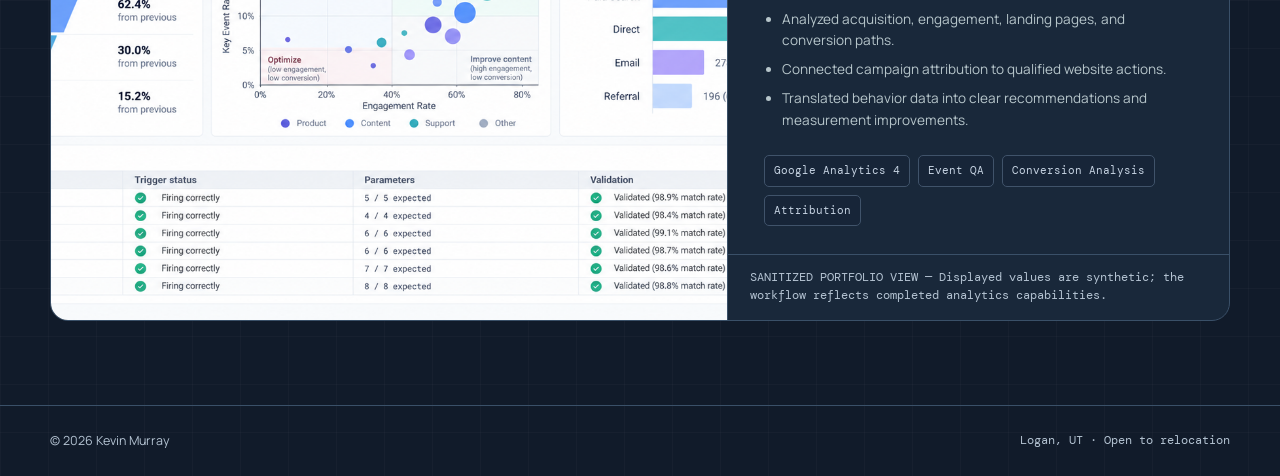
<file: work.html>
<!doctype html>
<html lang="en">
<head>
  <meta charset="utf-8">
  <meta name="viewport" content="width=device-width, initial-scale=1">
  <meta name="description" content="Kevin Murray — Junior Data Engineer & AI Automation Developer specializing in analytics, BI, automation, and reliable data systems.">
  <meta name="theme-color" content="#111b2a">
  <title>Professional Work | Kevin Murray</title>
  <link rel="preconnect" href="https://fonts.googleapis.com">
  <link rel="preconnect" href="https://fonts.gstatic.com" crossorigin>
  <link href="https://fonts.googleapis.com/css2?family=DM+Mono:wght@400;500&family=Manrope:wght@400;500;600;700;800&display=swap" rel="stylesheet">
  <link rel="icon" type="image/svg+xml" href="data:image/svg+xml,%3Csvg xmlns='http://www.w3.org/2000/svg' viewBox='0 0 64 64'%3E%3Crect width='64' height='64' rx='14' fill='%23071018'/%3E%3Cpath d='M17 15v34M18 33l25-18M18 33l27 16' fill='none' stroke='%234de1c1' stroke-width='7' stroke-linecap='round'/%3E%3C/svg%3E">
  <link rel="stylesheet" href="portfolio.css">
</head>
<body>
<a class="skip-link" href="#main">Skip to content</a><header class="topbar"><nav class="wrap" aria-label="Main navigation"><a class="brand" href="index.html"><span class="mark">KM</span><span>Kevin Murray</span></a><div class="navlinks"><a href="index.html">Home</a><a href="work.html" aria-current="page">Professional Work</a><a href="power-bi.html">Power BI</a><a href="analysis.html">SQL, Python & R</a><a href="excel.html">Excel</a><a href="side-projects.html">Side Projects</a><a href="about.html">About & Resume</a></div></nav></header><main id="main"><section id="work" class="wrap"><div class="section-top"><div><span class="section-no mono">PROFESSIONAL WORK</span><h1 class="page-title">Projects and work experience.</h1></div><p>A shipping tool from my internship, the systems I worked on at Full Flex, and examples of my analysis.</p></div><div class="projects">
      <article class="card"><span class="tag mono">Academic financial analysis</span><h3>Financial Analysis in Excel</h3><p>My university projects include an accounts receivable aging report, a financial statement dashboard, and a comparison of seven stocks. I can walk through the workbooks during an interview.</p><div class="chips"><span class="chip">Forecasting</span><span class="chip">Receivables</span><span class="chip">Financial Statements</span><span class="chip">Stock Returns</span></div></article>
      <article class="card"><span class="tag mono">Operational intelligence</span><h3>Wholesale Operations Analytics</h3><p>An independent home-goods wholesale example connecting order intake, inventory, fulfillment, data quality, product margins, and executive KPIs.</p><div class="chips"><span class="chip">PostgreSQL</span><span class="chip">Power BI</span><span class="chip">Automation</span><span class="chip">Controls</span></div></article>
      <article class="card"><span class="tag mono">Business intelligence</span><h3>Full Flex Reporting and Automation</h3><p>At Full Flex, I worked on SQL data pipelines and Power BI reporting, connected workflows to PostgreSQL, and handled validation and troubleshooting. I worked directly with the CEO on what to build.</p><div class="chips"><span class="chip">Power BI</span><span class="chip">SQL</span><span class="chip">Data Modeling</span><span class="chip">KPI Design</span></div></article>
      <article class="card"><span class="tag mono">Supporting capability</span><h3>Digital Measurement & Attribution</h3><p>Used GA4 website and marketing data to validate measurement, examine conversion paths, assess landing-page behavior, and connect campaigns to qualified actions.</p><div class="chips"><span class="chip">GA4</span><span class="chip">Funnels</span><span class="chip">Attribution</span><span class="chip">Measurement QA</span></div></article>
      <article class="card"><span class="tag mono">Cloud data platform</span><h3>Microsoft Fabric & Azure Operations</h3><p>Worked with Microsoft Fabric and Azure virtual-machine environments to support data workloads, platform administration, system reliability, and the infrastructure behind reporting solutions.</p><div class="chips"><span class="chip">Microsoft Fabric</span><span class="chip">Azure VMs</span><span class="chip">Cloud Operations</span><span class="chip">Data Platforms</span></div></article>
      <article class="card"><span class="tag mono">Supply chain strategy</span><h3>Shipping Optimization Under Pressure</h3><p>Delivered an Excel decision tool in two days to organize pallet-level order data, compare air and sea freight economics, and validate shipping constraints while inventory releases were stalled.</p><div class="chips"><span class="chip">Excel</span><span class="chip">Supply Chain</span><span class="chip">Cost Analysis</span><span class="chip">Rapid Delivery</span></div></article>
    </div>
    <article class="case-study strategy-case" aria-labelledby="full-flex"><div class="case-copy"><div><span class="tag mono">FULL FLEX · DATABASES, AUTOMATION, AND AI</span><h3 id="full-flex">Building and maintaining the systems at Full Flex</h3><ul class="experience-bullets"><li>Owned databases, reporting, automation, and troubleshooting as the main technical resource, working directly with the CEO.</li><li>Managed dashboards and integrations for about 15 companies at a time, covering website traffic, social media, and custom marketing reports.</li></ul></div><div class="case-facts"><div><strong>Database and reporting</strong><span>SQL pipelines, Supabase/PostgreSQL, and Power BI reporting.</span></div><div><strong>AI workflow</strong><span>Claude, Python, and Make.com to classify field images and turn the output into structured records.</span></div><div><strong>Checking the output</strong><span>Human review of AI results and validation before relying on the data.</span></div><div><strong>Keeping it usable</strong><span>Troubleshooting, documentation, and handoff of the systems I worked on.</span></div></div></div><div class="case-detail"><h4>What ownership meant in this role</h4><ul class="experience-bullets"><li>Taught myself Supabase and Google Apps Script API integrations; connected Google Forms to the database and built a Google Sheets interface for users who did not know SQL.</li><li>Built a Claude, Python, and Make.com workflow to classify field images and store structured results in Supabase/PostgreSQL for Power BI, with human review and data validation.</li><li>Set up a Microsoft tenant, enabled Fabric and Power BI licenses, and worked with Azure virtual machines.</li><li>Documented the systems and handoff instructions in GitHub.</li></ul></div></article>
    <article class="case-study supporting-case" aria-labelledby="shipping-title"><a class="supporting-visual" href="shipping-optimization-tool-hires.png" target="_blank" aria-label="Open high-resolution sanitized shipping optimization workbook screenshot"><img src="shipping-optimization-tool-hires.png" alt="Sanitized Excel shipping optimization tool comparing air and sea freight using pallet weights, volume, capacity constraints, and estimated costs"></a><div class="supporting-copy"><span class="tag mono">SUPPLY CHAIN DECISION SUPPORT · REVELYST INTERNSHIP</span><h3 id="shipping-title">Shipping Optimization Under Tariff Pressure</h3><ul class="experience-bullets"><li>Built Power BI and NetSuite reports for sales, inventory, demand trends, and product performance; maintained ERP master data and handled ad hoc requests.</li><li>Built an Excel shipping tool in two days when European inventory releases stalled, comparing air and sea freight options.</li><li>Tracked pallet assignments, product contents, weight, and volume, with checks for shipping constraints and capacity limits.</li><li>Gathered requirements from warehouse staff and leadership, built for nontechnical users, and owned support and updates through the end of my internship.</li></ul><div class="judgment"><strong>WHY EXCEL WAS THE RIGHT ANSWER</strong><p>The team already knew Excel and needed something they could use quickly. It let me build the checks into the workbook and make updates without asking users to learn another tool.</p></div><div class="judgment" style="border-left-color:var(--mint)"><strong style="color:var(--mint)">ADOPTION SIGNAL</strong><p>Months later, a dealer-experience teammate asked whether I had built the tool and requested more products be added. The team was still using it.</p></div><div class="disclosure" style="margin:28px -36px -36px">SANITIZED RECREATION — Order IDs, products, destinations, constraints, rates, and displayed values are illustrative. The workflow, ownership, and delivery story reflect completed work.</div></div></article>
    <article class="case-study" aria-labelledby="wholesale-title"><div class="case-copy"><div><span class="tag mono">INDEPENDENT WHOLESALE ANALYTICS EXAMPLE</span><h3 id="wholesale-title">Harborline Home Goods</h3><p>A fictional wholesale home furnishings and décor company used to demonstrate how I approach operations analytics. This independent example applies my experience with databases, automation, data quality, and BI to orders, inventory, fulfillment, and product margins.</p></div><div class="case-facts"><div><strong>The business scenario</strong><span>Sales orders, product records, inventory, shipment updates, and reporting are spread across separate workflows.</span></div><div><strong>My relevant experience</strong><span>At Full Flex, I worked directly with the CEO, maintained the database, built automations and reports, and documented the work for handoff.</span></div><div><strong>The illustrative workflow</strong><span>Order and warehouse inputs flow into structured data, exception checks, reporting views, and management dashboards.</span></div><div><strong>The decision focus</strong><span>Inventory availability, order fulfillment, product margins, overdue orders, and data exceptions.</span></div></div></div><div class="gallery"><a href="harborline-operations.svg" target="_blank" aria-label="Open fictional wholesale operations dashboard"><img src="harborline-operations.svg" alt="Harborline Home Goods illustrative wholesale dashboard showing sales, order fulfillment, inventory availability, and product categories"></a><a href="harborline-data-quality.svg" target="_blank" aria-label="Open fictional wholesale data quality dashboard"><img src="harborline-data-quality.svg" alt="Harborline Home Goods illustrative data quality dashboard showing duplicate orders, missing product data, inventory discrepancies, and exception aging"></a></div><div class="case-detail"><h4>From order activity to business decision</h4><div class="architecture"><div class="arch-step"><small>01 / CAPTURE</small><strong>Order and warehouse inputs</strong></div><div class="arch-step"><small>02 / AUTOMATE</small><strong>Validation and transformation</strong></div><div class="arch-step"><small>03 / MODEL</small><strong>PostgreSQL analytical schema</strong></div><div class="arch-step"><small>04 / SERVE</small><strong>Reporting views and controlled exports</strong></div><div class="arch-step"><small>05 / DECIDE</small><strong>Power BI reporting approach</strong></div></div><div class="workstreams"><div class="workstream"><strong>Order intake</strong><p>Illustrates structured order records, line-item validation, shipment updates, and exception handling.</p></div><div class="workstream"><strong>Analytical database</strong><p>Models customers, products, categories, warehouses, inventory balances, orders, shipments, and costs.</p></div><div class="workstream"><strong>Product data</strong><p>Shows a review process for missing attributes, inconsistent categories, duplicate SKUs, and incomplete cost records.</p></div><div class="workstream"><strong>Business intelligence</strong><p>Connects sales, inventory availability, backlog, category performance, and margins to management questions.</p></div><div class="workstream"><strong>Fulfillment controls</strong><p>Checks duplicate orders, unmatched shipment records, inventory discrepancies, and overdue fulfillment.</p></div><div class="workstream"><strong>Quality and handoff</strong><p>Demonstrates exception reporting, clear metric definitions, access boundaries, and documented operating procedures.</p></div></div><div class="judgment"><strong>WHY I INCLUDED THIS EXAMPLE</strong><p>This example draws on the database, automation, and reporting work I did at Full Flex. I used a fictional wholesaler to show how I would check order data and organize reporting around inventory and fulfillment.</p></div></div><div class="disclosure">INDEPENDENT INDUSTRY EXAMPLE — Harborline Home Goods, its products, customers, workflow, and displayed values are fictional. Dashboard visuals are illustrative mockups, not client screenshots or evidence of measured business results.</div></article>
    <article class="case-study supporting-case" aria-labelledby="ga4-title"><a class="supporting-visual" href="digital-measurement-dashboard.png" target="_blank" aria-label="Open synthetic digital measurement dashboard"><img src="digital-measurement-dashboard.png" alt="Synthetic GA4-inspired digital measurement dashboard showing tracking coverage, conversion paths, attribution, landing-page performance, and measurement quality"></a><div class="supporting-copy"><span class="tag mono">SUPPORTING ANALYTICS CAPABILITY</span><h3 id="ga4-title">Marketing reporting at Full Flex</h3><ul class="experience-bullets"><li>Managed dashboards and integrations for about 15 companies at a time, covering website traffic, social media, and custom marketing reports.</li><li>Used GA4 to check website tracking and examine how visitors reached pages and completed key actions.</li></ul><ul><li>Validated events, parameters, and key-event measurement.</li><li>Analyzed acquisition, engagement, landing pages, and conversion paths.</li><li>Connected campaign attribution to qualified website actions.</li><li>Translated behavior data into clear recommendations and measurement improvements.</li></ul><div class="chips"><span class="chip">Google Analytics 4</span><span class="chip">Event QA</span><span class="chip">Conversion Analysis</span><span class="chip">Attribution</span></div><div class="disclosure" style="margin:28px -36px -36px">SANITIZED PORTFOLIO VIEW — Displayed values are synthetic; the workflow reflects completed analytics capabilities.</div></div></article>
    </section></main><footer class="footer"><div class="wrap"><span>© <span id="year"></span> Kevin Murray</span><span class="mono">Logan, UT · Open to relocation</span></div></footer><script src="portfolio.js"></script></body></html>
</file>
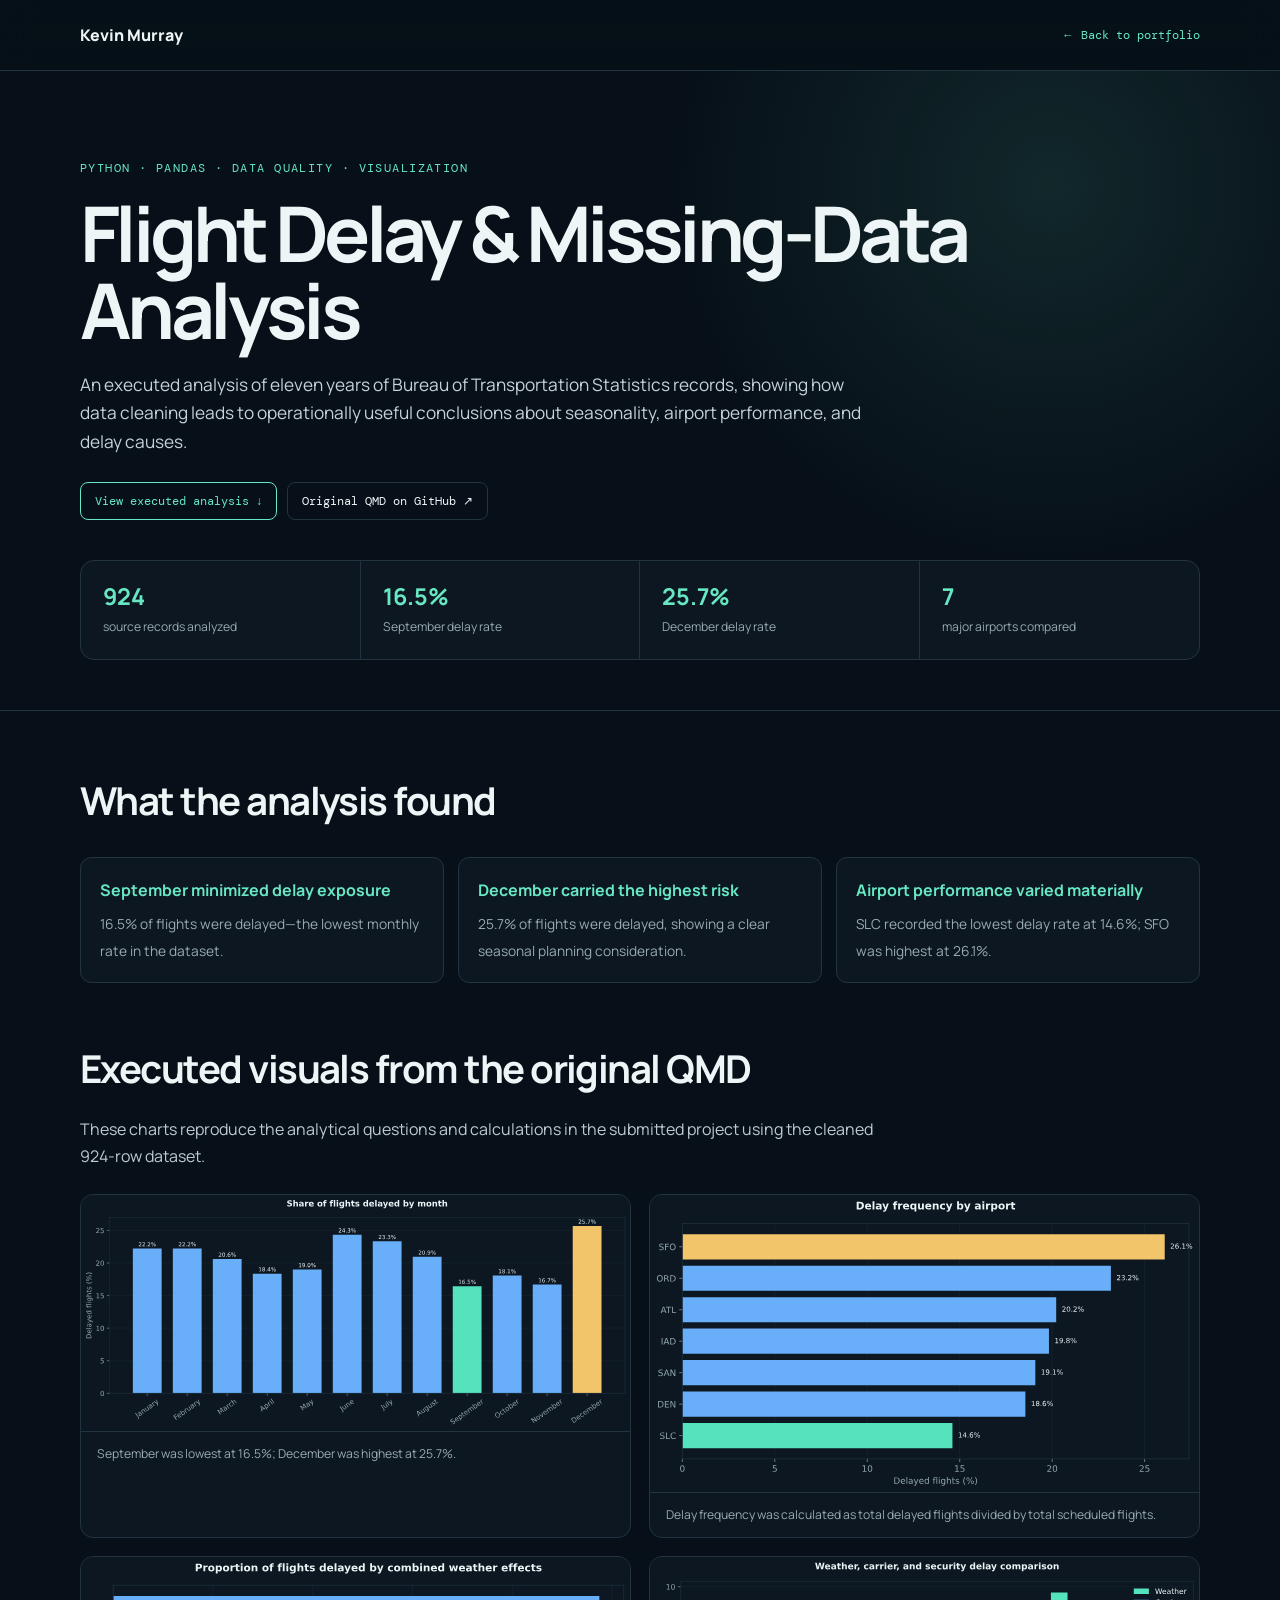
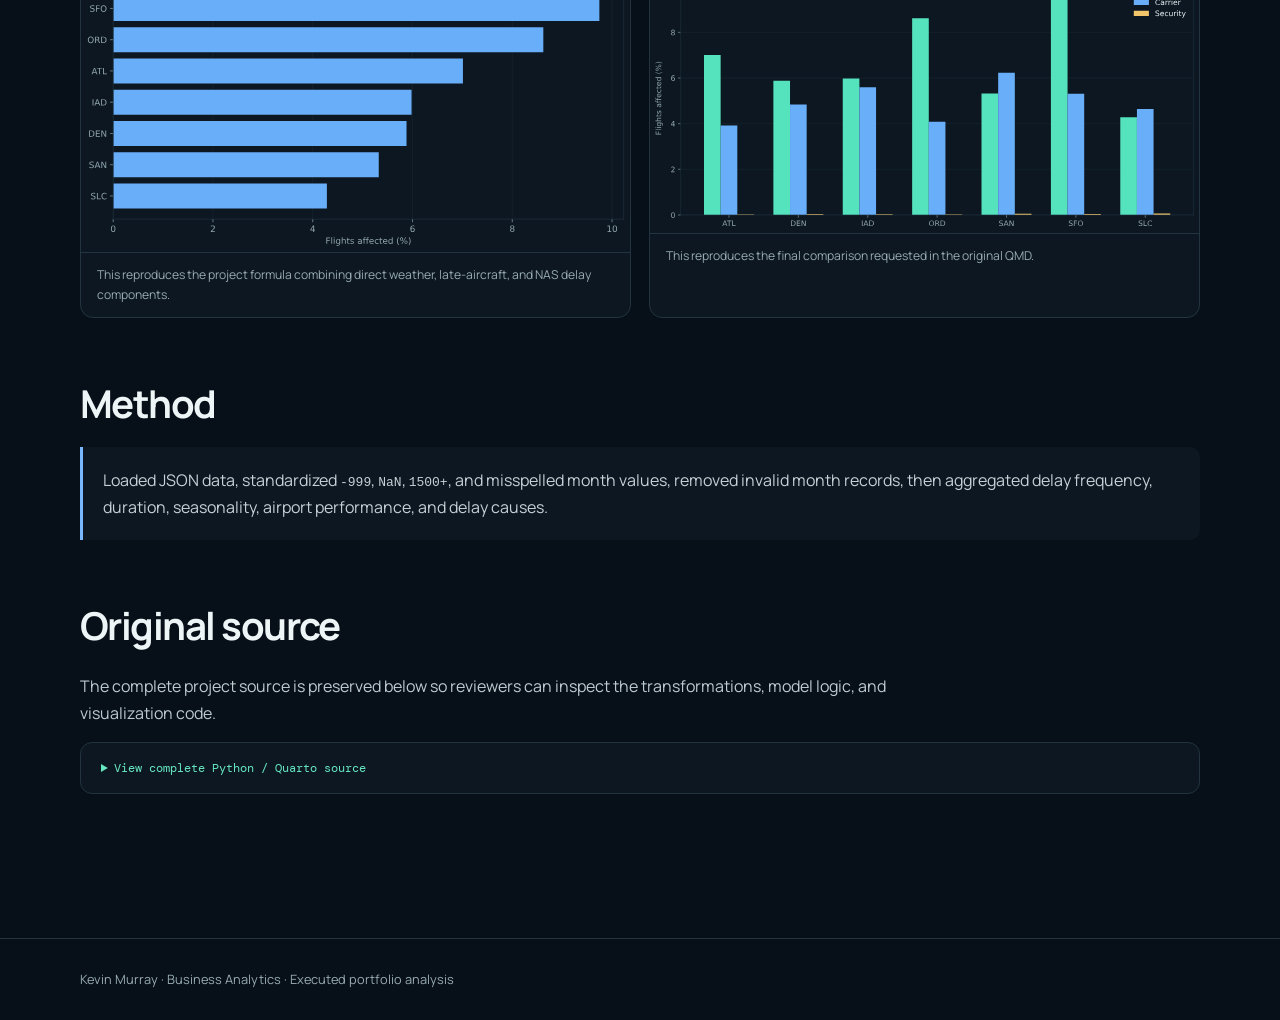
<file: projects/flight-delay-analysis.html>
<!doctype html>
<html lang="en"><head><meta charset="utf-8"><meta name="viewport" content="width=device-width,initial-scale=1">
<title>Flight Delay &amp; Missing-Data Analysis | Kevin Murray</title>
<meta name="description" content="Rendered analytics project by Kevin Murray with executed results, visuals, findings, and source code.">
<link rel="preconnect" href="https://fonts.googleapis.com"><link rel="preconnect" href="https://fonts.gstatic.com" crossorigin>
<link href="https://fonts.googleapis.com/css2?family=DM+Mono:wght@400;500&family=Manrope:wght@400;500;600;700;800&display=swap" rel="stylesheet">
<style>
:root{--bg:#071018;--panel:#0c1721;--panel2:#101e2a;--ink:#eef5f6;--muted:#98aab2;--mint:#67e8c2;--blue:#78b7ff;--line:#223440;--amber:#f7c86b}*{box-sizing:border-box}html{scroll-behavior:smooth}body{margin:0;background:var(--bg);color:var(--ink);font-family:Manrope,system-ui,sans-serif;line-height:1.65}a{color:inherit}.wrap{width:min(1120px,calc(100% - 40px));margin:auto}nav{position:sticky;top:0;z-index:10;background:rgba(7,16,24,.94);backdrop-filter:blur(14px);border-bottom:1px solid var(--line)}.nav{height:70px;display:flex;align-items:center;justify-content:space-between}.brand{font-weight:800;text-decoration:none}.back{font:12px 'DM Mono';color:var(--mint);text-decoration:none}header{padding:82px 0 50px;border-bottom:1px solid var(--line);background:radial-gradient(circle at 82% 18%,rgba(103,232,194,.11),transparent 32%)}.eyebrow{font:12px 'DM Mono';letter-spacing:.12em;color:var(--mint)}h1{font-size:clamp(2.55rem,6vw,5.3rem);line-height:1;letter-spacing:-.06em;margin:16px 0 22px;max-width:930px}.lede{max-width:790px;color:#c5d2d7;font-size:1.08rem}.actions{display:flex;flex-wrap:wrap;gap:10px;margin-top:26px}.btn{display:inline-flex;border:1px solid var(--line);border-radius:8px;padding:10px 14px;text-decoration:none;font:12px 'DM Mono'}.btn.primary{border-color:var(--mint);color:var(--mint)}.metrics{display:grid;grid-template-columns:repeat(4,1fr);margin-top:40px;border:1px solid var(--line);border-radius:14px;overflow:hidden;background:var(--panel)}.metric{padding:22px;border-right:1px solid var(--line)}.metric:last-child{border-right:0}.metric strong{display:block;color:var(--mint);font-size:1.45rem;line-height:1.2}.metric span{display:block;margin-top:6px;color:var(--muted);font-size:.76rem}main{padding:58px 0 90px}section{margin:0 0 54px}h2{font-size:clamp(1.65rem,3vw,2.4rem);letter-spacing:-.04em;margin:0 0 12px}section>p{color:#bdcbd0;max-width:820px}.findings{display:grid;grid-template-columns:repeat(3,1fr);gap:14px;margin-top:24px}.finding{padding:19px;border:1px solid var(--line);border-radius:11px;background:var(--panel)}.finding strong{display:block;color:var(--mint);margin-bottom:7px}.finding span{color:var(--muted);font-size:.86rem}.charts{display:grid;grid-template-columns:1fr 1fr;gap:18px;margin-top:25px}.chart{margin:0;border:1px solid var(--line);border-radius:13px;background:var(--panel);overflow:hidden}.chart.wide{grid-column:1/-1}.chart img{display:block;width:100%;height:auto}figcaption{padding:12px 16px;border-top:1px solid var(--line);color:var(--muted);font-size:.76rem}details{border:1px solid var(--line);border-radius:12px;background:var(--panel);overflow:hidden}summary{cursor:pointer;padding:17px 20px;color:var(--mint);font:12px 'DM Mono'}pre{margin:0;padding:24px;max-height:720px;overflow:auto;background:#050c12;color:#d4e2e6;font:12px/1.72 'DM Mono';white-space:pre}.method{padding:20px;border-left:3px solid var(--blue);background:var(--panel);border-radius:0 10px 10px 0;color:#c4d1d6}footer{border-top:1px solid var(--line);padding:30px 0;color:var(--muted);font-size:.8rem}@media(max-width:760px){.metrics,.findings,.charts{grid-template-columns:1fr}.metric{border-right:0;border-bottom:1px solid var(--line)}.chart.wide{grid-column:auto}h1{font-size:3rem}}
</style></head><body>
<nav><div class="wrap nav"><a class="brand" href="../index.html">Kevin Murray</a><a class="back" href="../index.html#academic">← Back to portfolio</a></div></nav>
<header><div class="wrap"><span class="eyebrow">PYTHON · PANDAS · DATA QUALITY · VISUALIZATION</span><h1>Flight Delay &amp; Missing-Data Analysis</h1><p class="lede">An executed analysis of eleven years of Bureau of Transportation Statistics records, showing how data cleaning leads to operationally useful conclusions about seasonality, airport performance, and delay causes.</p><div class="actions"><a class="btn primary" href="#results">View executed analysis ↓</a><a class="btn" href="https://github.com/kmurray649/Data-Analytics-Portfolio/blob/main/Python/Late%20Flights%20and%20Missing%20Data.qmd" target="_blank" rel="noreferrer">Original QMD on GitHub ↗</a></div><div class="metrics"><div class="metric"><strong>924</strong><span>source records analyzed</span></div><div class="metric"><strong>16.5%</strong><span>September delay rate</span></div><div class="metric"><strong>25.7%</strong><span>December delay rate</span></div><div class="metric"><strong>7</strong><span>major airports compared</span></div></div></div></header>
<main class="wrap" id="results"><section><h2>What the analysis found</h2><div class="findings"><div class="finding"><strong>September minimized delay exposure</strong><span>16.5% of flights were delayed—the lowest monthly rate in the dataset.</span></div><div class="finding"><strong>December carried the highest risk</strong><span>25.7% of flights were delayed, showing a clear seasonal planning consideration.</span></div><div class="finding"><strong>Airport performance varied materially</strong><span>SLC recorded the lowest delay rate at 14.6%; SFO was highest at 26.1%.</span></div></div></section><section><h2>Executed visuals from the original QMD</h2><p>These charts reproduce the analytical questions and calculations in the submitted project using the cleaned 924-row dataset.</p><div class="charts"><figure class="chart"><img src="flight-delay-by-month.svg" alt="Bar chart of monthly flight delay rates"><figcaption>September was lowest at 16.5%; December was highest at 25.7%.</figcaption></figure><figure class="chart"><img src="flight-delay-by-airport.svg" alt="Horizontal bar chart of airport flight delay rates"><figcaption>Delay frequency was calculated as total delayed flights divided by total scheduled flights.</figcaption></figure><figure class="chart"><img src="flight-weather-by-airport.svg" alt="Horizontal bar chart of combined weather delay effects by airport"><figcaption>This reproduces the project formula combining direct weather, late-aircraft, and NAS delay components.</figcaption></figure><figure class="chart"><img src="flight-delay-type-comparison.svg" alt="Grouped bar chart comparing weather, carrier, and security delays"><figcaption>This reproduces the final comparison requested in the original QMD.</figcaption></figure></div></section><section><h2>Method</h2><div class="method">Loaded JSON data, standardized <code>-999</code>, <code>NaN</code>, <code>1500+</code>, and misspelled month values, removed invalid month records, then aggregated delay frequency, duration, seasonality, airport performance, and delay causes.</div></section><section><h2>Original source</h2><p>The complete project source is preserved below so reviewers can inspect the transformations, model logic, and visualization code.</p><details><summary>View complete Python / Quarto source</summary><pre><code>---
title: &quot;Late Flights &amp; Missing Data (JSON)&quot;
author: &quot;Kevin Murray&quot;
format:
  html:
    self-contained: true
    page-layout: full
    title-block-banner: true
    toc: true
    toc-depth: 3
    toc-location: body
    number-sections: false
    html-math-method: katex
    code-fold: true
    code-summary: &quot;Show the code&quot;
    code-overflow: wrap
    code-copy: hover
    code-tools:
        source: false
        toggle: true
        caption: See code
execute: 
  warning: false  
---

```{python}
#| label: libraries
#| include: true
import pandas as pd
import numpy as np
import plotly.express as px
import json
```


## Elevator pitch

Flight delays can cause significant disruptions, from missing connections to arriving late for important events.This project focuses on understanding the causes and impact of delays at major airports over the past decade. By cleaning and analyzing the data from the Bureau of Transportation Statistics (BTS), we identify trends in delay types and which airports are most affected. Our findings reveal insights into the best times to fly and airports to avoid, empowering travelers and stakeholders alike with actionable information.

```{python}
#| label: project-data
#| code-summary: Read and format project data

# Learn more about Code Cells: https://quarto.org/docs/reference/cells/cells-jupyter.html

# Include and execute your code here
df = pd.read_json(&quot;https://raw.githubusercontent.com/byuidatascience/data4missing/master/data-raw/flights_missing/flights_missing.json&quot;)
```

## Fix all of the varied missing data types in the data to be consistent (all missing values should be displayed as “NaN”)

Completed

```{python}
df = (df 
.replace([-999, &#x27;NaN&#x27;],[np.nan, np.nan])
.replace(&#x27;Febuary&#x27;, &#x27;February&#x27;)
.replace(&quot;1500+&quot;, 1500)
)

df[&quot;num_of_delays_carrier&quot;] = df[&quot;num_of_delays_carrier&quot;].astype(int)
```


```{python}
json_record = df.head()
json_data = json_record.to_json()
json_object = json.loads(json_data)
json_formatted_str = json.dumps(json_object, indent = 4)
print(json_formatted_str)
```


## Which airport has the worst delays? 

To determine which airport experiences the worst delays, I analyzed the proportion of delayed flights and the average delay time, providing insight into both the frequency and severity of delays. Atlanta (ATL) emerged as a significant candidate, with 100,000 total flights, 20% delayed, and an average delay time of 1.5 hours, highlighting its substantial impact on passengers and airlines.

```{python}
#| label: Q2
#| code-summary: Read and format data
# Include and execute your code here
#| label: Q2
#| code-summary: Analyze delays by airport

metrics = df.groupby(&#x27;airport_code&#x27;).agg({
    &#x27;num_of_flights_total&#x27;: &#x27;sum&#x27;,
    &#x27;num_of_delays_total&#x27;: &#x27;sum&#x27;,
    &#x27;minutes_delayed_total&#x27;: &#x27;mean&#x27;
}).reset_index()

metrics[&#x27;proportion_delayed_flights&#x27;] = metrics[&#x27;num_of_delays_total&#x27;] / metrics[&#x27;num_of_flights_total&#x27;]

metrics[&quot;total_average_delay_min&quot;] = metrics[&#x27;minutes_delayed_total&#x27;] / (60)  

metrics
```



```{python}

#| label: Q2-chart
#| code-summary: plot example
#| fig-cap: &quot;Proportion of Delayed Flights by Airport&quot;
#| fig-align: center

# Calculate the average and median proportions of delayed flights
average_delay = metrics[&quot;proportion_delayed_flights&quot;].mean()
median_delay = metrics[&quot;proportion_delayed_flights&quot;].median()

# Create the bar chart
chart = px.bar(
    metrics,
    x=&quot;airport_code&quot;, 
    y=&quot;proportion_delayed_flights&quot;,
    title=&quot;Proportion of Delayed Flights by Airport&quot;,
    labels={&quot;airport_code&quot;: &quot;Airport Code&quot;, &quot;proportion_delayed_flights&quot;: &quot;Percent of Delayed Flights&quot;}
)

# Add a horizontal line for the average
chart.add_shape(
    type=&quot;line&quot;,
    x0=metrics[&quot;airport_code&quot;].min(),
    x1=metrics[&quot;airport_code&quot;].max(),
    y0=average_delay,
    y1=average_delay,
    line=dict(color=&quot;red&quot;, width=2, dash=&quot;dash&quot;),
    xref=&quot;x&quot;, yref=&quot;y&quot;
)

# Add a label for the average line
chart.add_annotation(
    x=metrics[&quot;airport_code&quot;].iloc[len(metrics) // 2],  # Place the annotation in the middle
    y=average_delay + 0.01,  # Offset above the line
    text=f&quot;Average: {average_delay:.2%}&quot;,
    showarrow=False,
    font=dict(color=&quot;red&quot;, size=12)
)

# Add a horizontal line for the median
chart.add_shape(
    type=&quot;line&quot;,
    x0=metrics[&quot;airport_code&quot;].min(),
    x1=metrics[&quot;airport_code&quot;].max(),
    y0=median_delay,
    y1=median_delay,
    line=dict(color=&quot;blue&quot;, width=2, dash=&quot;dot&quot;),
    xref=&quot;x&quot;, yref=&quot;y&quot;
)

# Add a label for the median line
chart.add_annotation(
    x=metrics[&quot;airport_code&quot;].iloc[len(metrics) // 2],  # Place the annotation in the middle
    y=median_delay - 0.01,  # Offset below the line
    text=f&quot;Median: {median_delay:.2%}&quot;,
    showarrow=False,
    font=dict(color=&quot;blue&quot;, size=12)
)

# Show the chart
chart.show()
```


## What is the best month to fly if you want to avoid delays of any length?

September is the best month to travel if you want to avoid delays(16.5%) of any length. December is the month to you want to avoid the most if you want to avoid delays(25.7%).

```{python}
#| label: Q3
#| code-summary: Analyze delays by month

df = df.dropna(subset=[&#x27;month&#x27;])

monthly_delays = df.groupby(&#x27;month&#x27;)[&#x27;num_of_delays_total&#x27;].sum() / df.groupby(&#x27;month&#x27;)[&#x27;num_of_flights_total&#x27;].sum()
```


```{python}
# Define the correct month order
month_order = [&#x27;January&#x27;, &#x27;February&#x27;, &#x27;March&#x27;, &#x27;April&#x27;, &#x27;May&#x27;, &#x27;June&#x27;, &#x27;July&#x27;, &#x27;August&#x27;, &#x27;September&#x27;, &#x27;October&#x27;, &#x27;November&#x27;, &#x27;December&#x27;]

# Reindex the monthly_delays to ensure it follows the correct month order
monthly_delays = monthly_delays.reindex(month_order)

# Create a color mapping where December is red, September is green, and all other months are blue
color_map = {month: &#x27;blue&#x27; for month in month_order}
color_map[&#x27;December&#x27;] = &#x27;red&#x27;  # Set December to red
color_map[&#x27;September&#x27;] = &#x27;green&#x27;  # Set September to green

# Create the bar chart
chart = px.bar(
    monthly_delays,
    title=&quot;Proportion of Delayed Flights by Month&quot;,
    labels={&quot;index&quot;: &quot;Month&quot;, &quot;value&quot;: &quot;Proportion of Delayed Flights&quot;},
)

# Update the bar colors based on the color map
chart.update_traces(marker=dict(color=[color_map[month] for month in monthly_delays.index]))

# Ensure the x-axis respects the month order
chart.update_layout(
    xaxis=dict(categoryorder=&quot;array&quot;, categoryarray=month_order),
    xaxis_title=&quot;Month&quot;,
    showlegend=False  # Remove the legend
)

# Show the chart
chart.show()

```


```{python}

#| label: Q3-table
#| code-summary: table example
#| tbl-cap: &quot;Proportion of Delayed Flights by Month&quot;
#| tbl-cap-location: top

display(monthly_delays)

```

## Your job is to create a new column that calculates the total number of flights delayed by weather (both severe and mild). 
 
Completed

```{python}
#| label: Q4
#| code-summary: Calculate weather delays

month_to_num = {
    &#x27;January&#x27;: 1, &#x27;February&#x27;: 2, &#x27;March&#x27;: 3, &#x27;April&#x27;: 4, &#x27;May&#x27;: 5, &#x27;June&#x27;: 6,
    &#x27;July&#x27;: 7, &#x27;August&#x27;: 8, &#x27;September&#x27;: 9, &#x27;October&#x27;: 10, &#x27;November&#x27;: 11, &#x27;December&#x27;: 12
}
df[&#x27;month_num&#x27;] = df[&#x27;month&#x27;].map(month_to_num)

df[&#x27;num_of_delays_late_aircraft&#x27;] = df[&#x27;num_of_delays_late_aircraft&#x27;].fillna(df[&#x27;num_of_delays_late_aircraft&#x27;].mean())

df[&#x27;num_of_delays_weather_combined&#x27;] = (
    df[&#x27;num_of_delays_weather&#x27;] +
    0.3 * df[&#x27;num_of_delays_late_aircraft&#x27;] +
    np.where(df[&#x27;month_num&#x27;].between(4, 8), 0.4, 0.65) * df[&#x27;num_of_delays_nas&#x27;]
)

df.head()

```

##  Describe what you learn from this graph.

The barplot showing the proportion of flights delayed by weather highlights significant variability across airports, with higher delays typically seen in regions prone to severe weather, such as coastal areas or places with frequent thunderstorms. This variability suggests that factors like geography, local weather patterns, and airport infrastructure influence an airport&#x27;s resilience to weather disruptions. For example, airports in the Midwest or Northeast may have higher delays in winter due to snow and ice, while those in hurricane-prone coastal regions may face spikes in delays during storm seasons.

```{python}
#| label: Q5-chart
#| code-summary: plot example
#| fig-cap: &quot;Proportion of Flights Delayed by Weather at Each Airport&quot;
#| fig-align: center

weather_delays = df.groupby(&#x27;airport_name&#x27;)[&#x27;num_of_delays_weather_combined&#x27;].sum() / df.groupby(&#x27;airport_name&#x27;)[&#x27;num_of_flights_total&#x27;].sum()

weather_delays = weather_delays.reset_index(name=&#x27;proportion_delayed&#x27;)

chart = px.bar(weather_delays,
    x=&#x27;airport_name&#x27;,
    y=&#x27;proportion_delayed&#x27;,
    title=&#x27;Proportion of Flights Delayed by Weather at Each Airport&#x27;,
    labels={&#x27;proportion_delayed&#x27;: &#x27;Proportion of Delayed Flights&#x27;}
)
chart.show()
```

## Stretch
Analyze and compare Carrier Delay and Security Delay.

```{python}
#| label: Q6
#| code-summary: Analyze carrier and security delays

df[&#x27;Carrier_Delayed&#x27;] = df[&#x27;num_of_delays_carrier&#x27;] / df[&#x27;num_of_flights_total&#x27;]
df[&#x27;Security_Delayed&#x27;] = df[&#x27;num_of_delays_security&#x27;] / df[&#x27;num_of_flights_total&#x27;]

carrier_delays = df.groupby(&#x27;airport_code&#x27;)[&#x27;Carrier_Delayed&#x27;].mean()
security_delays = df.groupby(&#x27;airport_code&#x27;)[&#x27;Security_Delayed&#x27;].mean()
weather_delays = df.groupby(&#x27;airport_code&#x27;)[&#x27;num_of_delays_weather_combined&#x27;].sum() / df.groupby(&#x27;airport_code&#x27;)[&#x27;num_of_flights_total&#x27;].sum()

delay_comparison = pd.DataFrame({
    &#x27;Weather&#x27;: weather_delays,
    &#x27;Carrier&#x27;: carrier_delays,
    &#x27;Security&#x27;: security_delays
})

delay_comparison = delay_comparison.reset_index()

display(delay_comparison)

```

```{python}
#| label: Q6-chart
#| code-summary: plot example
#| fig-cap: &quot;Comparison of Delay Types at Each Airport&quot;
#| fig-align: center

chart = px.bar(delay_comparison, x=&#x27;airport_code&#x27;, y=[&#x27;Weather&#x27;, &#x27;Carrier&#x27;, &#x27;Security&#x27;],
               title=&#x27;Comparison of Delay Types at Each Airport&#x27;,
               labels={&#x27;value&#x27;: &#x27;Proportion of Delayed Flights&#x27;, &#x27;airport_code&#x27;: &#x27;Airport Code&#x27;},
               barmode=&#x27;group&#x27;)
chart.show()

```

Weather delays are the most significant contributor to flight disruptions, affecting more flights than carrier and security delays. This emphasizes the need for effective weather forecasting and seasonal planning in aviation. Carrier delays also impact operations, urging airlines to minimize disruptions, while security delays, though less frequent, still require efficient protocols. Understanding these factors can help improve airport and airline operations, enhancing the travel experience.</code></pre></details></section></main>
<footer><div class="wrap">Kevin Murray · Business Analytics · Executed portfolio analysis</div></footer></body></html>
</file>
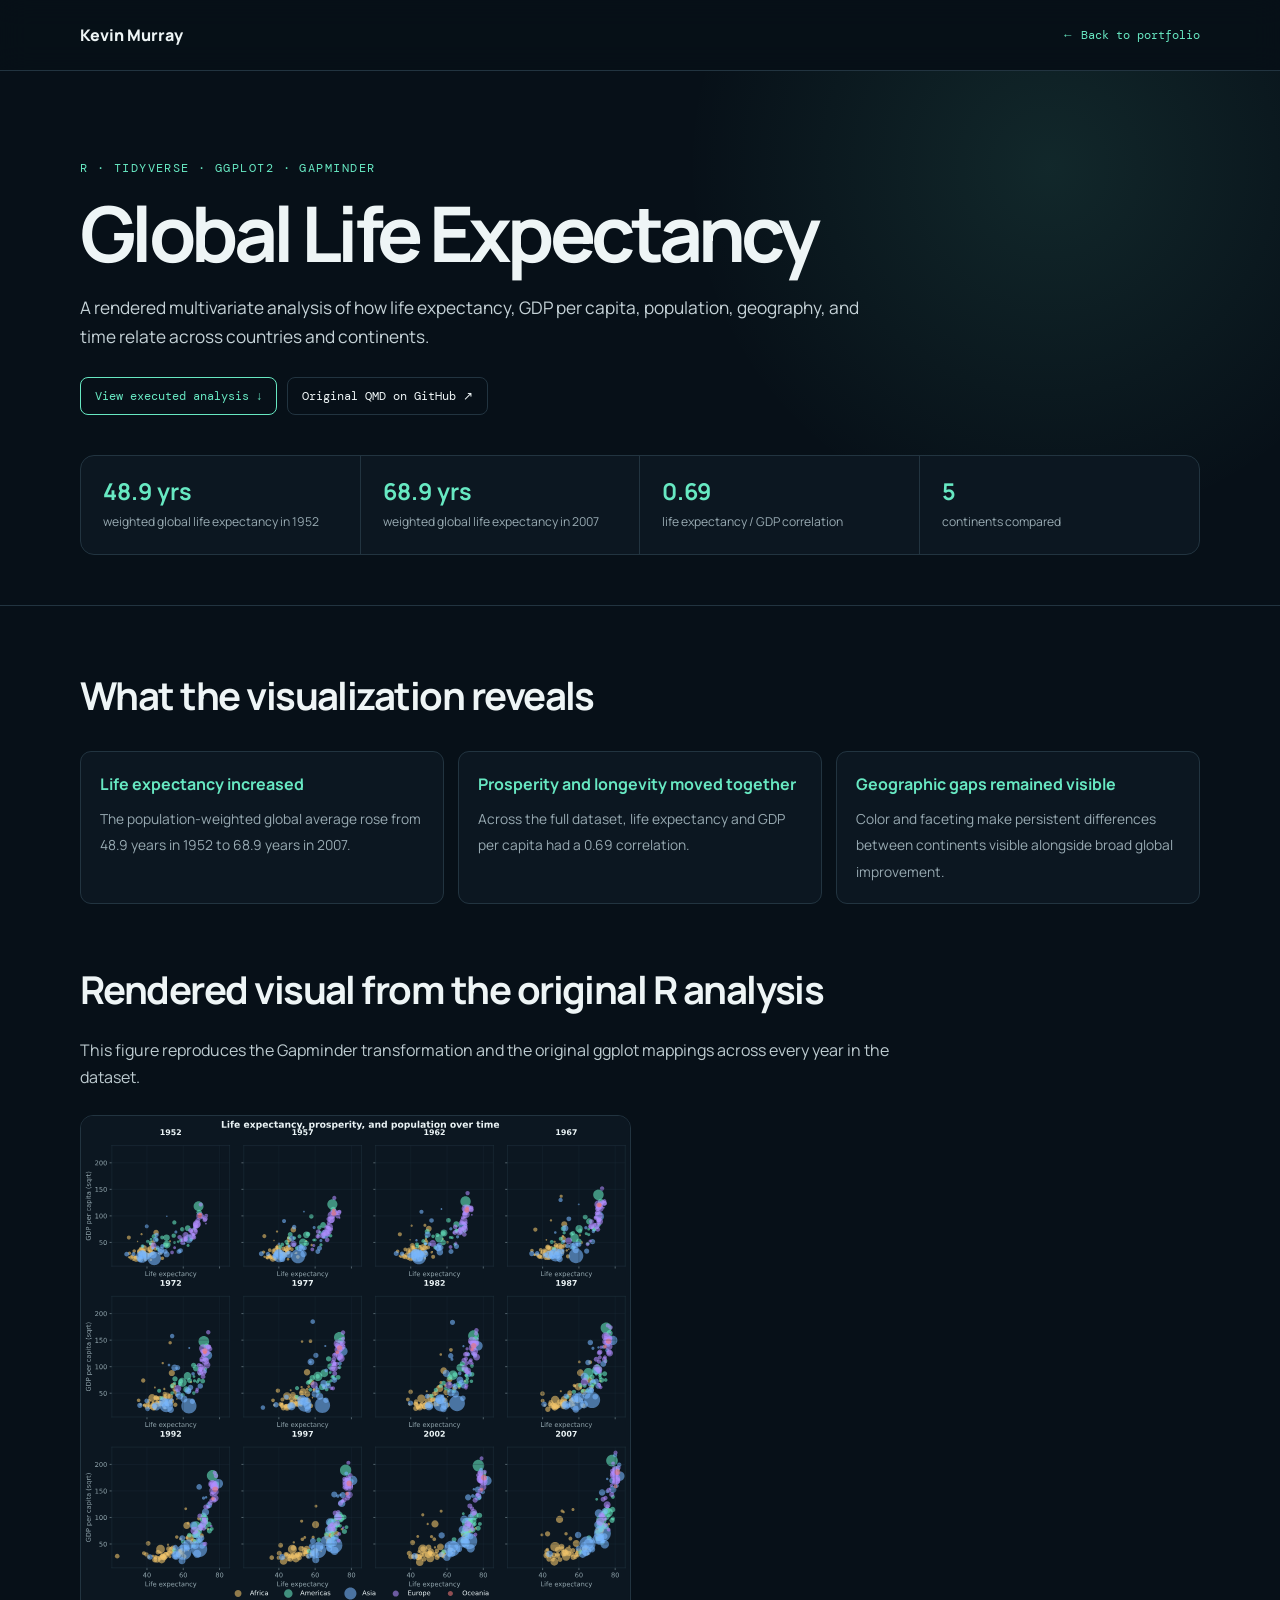
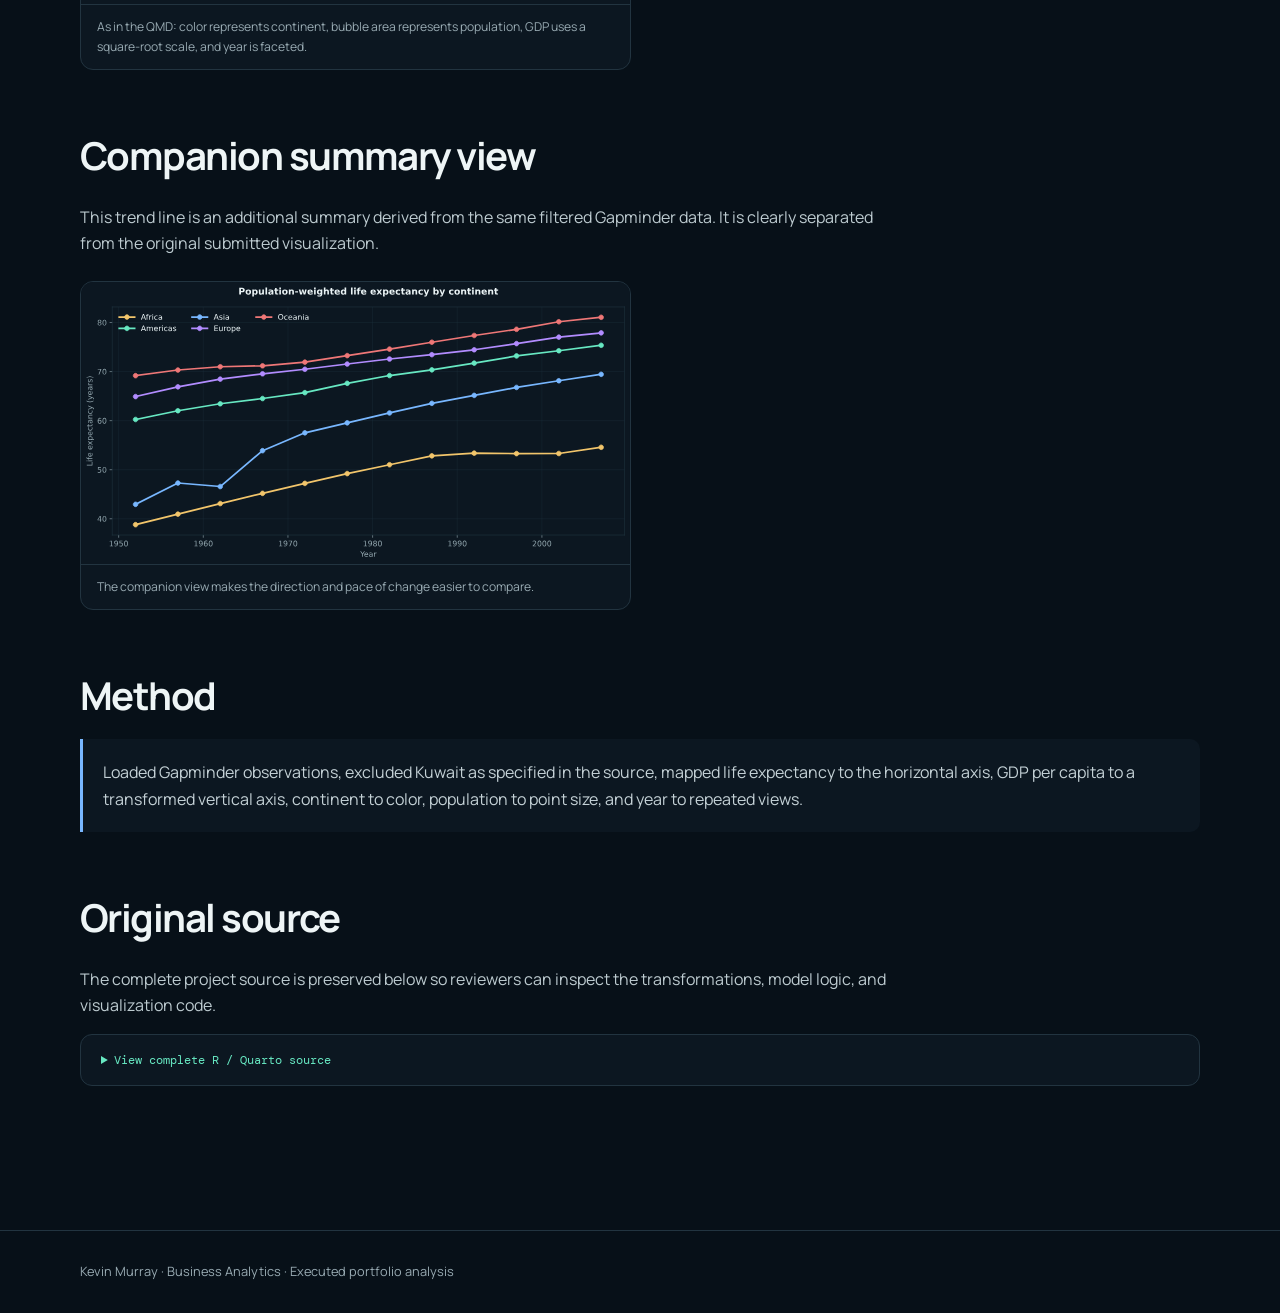
<file: projects/global-life-expectancy.html>
<!doctype html>
<html lang="en"><head><meta charset="utf-8"><meta name="viewport" content="width=device-width,initial-scale=1">
<title>Global Life Expectancy | Kevin Murray</title>
<meta name="description" content="Rendered analytics project by Kevin Murray with executed results, visuals, findings, and source code.">
<link rel="preconnect" href="https://fonts.googleapis.com"><link rel="preconnect" href="https://fonts.gstatic.com" crossorigin>
<link href="https://fonts.googleapis.com/css2?family=DM+Mono:wght@400;500&family=Manrope:wght@400;500;600;700;800&display=swap" rel="stylesheet">
<style>
:root{--bg:#071018;--panel:#0c1721;--panel2:#101e2a;--ink:#eef5f6;--muted:#98aab2;--mint:#67e8c2;--blue:#78b7ff;--line:#223440;--amber:#f7c86b}*{box-sizing:border-box}html{scroll-behavior:smooth}body{margin:0;background:var(--bg);color:var(--ink);font-family:Manrope,system-ui,sans-serif;line-height:1.65}a{color:inherit}.wrap{width:min(1120px,calc(100% - 40px));margin:auto}nav{position:sticky;top:0;z-index:10;background:rgba(7,16,24,.94);backdrop-filter:blur(14px);border-bottom:1px solid var(--line)}.nav{height:70px;display:flex;align-items:center;justify-content:space-between}.brand{font-weight:800;text-decoration:none}.back{font:12px 'DM Mono';color:var(--mint);text-decoration:none}header{padding:82px 0 50px;border-bottom:1px solid var(--line);background:radial-gradient(circle at 82% 18%,rgba(103,232,194,.11),transparent 32%)}.eyebrow{font:12px 'DM Mono';letter-spacing:.12em;color:var(--mint)}h1{font-size:clamp(2.55rem,6vw,5.3rem);line-height:1;letter-spacing:-.06em;margin:16px 0 22px;max-width:930px}.lede{max-width:790px;color:#c5d2d7;font-size:1.08rem}.actions{display:flex;flex-wrap:wrap;gap:10px;margin-top:26px}.btn{display:inline-flex;border:1px solid var(--line);border-radius:8px;padding:10px 14px;text-decoration:none;font:12px 'DM Mono'}.btn.primary{border-color:var(--mint);color:var(--mint)}.metrics{display:grid;grid-template-columns:repeat(4,1fr);margin-top:40px;border:1px solid var(--line);border-radius:14px;overflow:hidden;background:var(--panel)}.metric{padding:22px;border-right:1px solid var(--line)}.metric:last-child{border-right:0}.metric strong{display:block;color:var(--mint);font-size:1.45rem;line-height:1.2}.metric span{display:block;margin-top:6px;color:var(--muted);font-size:.76rem}main{padding:58px 0 90px}section{margin:0 0 54px}h2{font-size:clamp(1.65rem,3vw,2.4rem);letter-spacing:-.04em;margin:0 0 12px}section>p{color:#bdcbd0;max-width:820px}.findings{display:grid;grid-template-columns:repeat(3,1fr);gap:14px;margin-top:24px}.finding{padding:19px;border:1px solid var(--line);border-radius:11px;background:var(--panel)}.finding strong{display:block;color:var(--mint);margin-bottom:7px}.finding span{color:var(--muted);font-size:.86rem}.charts{display:grid;grid-template-columns:1fr 1fr;gap:18px;margin-top:25px}.chart{margin:0;border:1px solid var(--line);border-radius:13px;background:var(--panel);overflow:hidden}.chart.wide{grid-column:1/-1}.chart img{display:block;width:100%;height:auto}figcaption{padding:12px 16px;border-top:1px solid var(--line);color:var(--muted);font-size:.76rem}details{border:1px solid var(--line);border-radius:12px;background:var(--panel);overflow:hidden}summary{cursor:pointer;padding:17px 20px;color:var(--mint);font:12px 'DM Mono'}pre{margin:0;padding:24px;max-height:720px;overflow:auto;background:#050c12;color:#d4e2e6;font:12px/1.72 'DM Mono';white-space:pre}.method{padding:20px;border-left:3px solid var(--blue);background:var(--panel);border-radius:0 10px 10px 0;color:#c4d1d6}footer{border-top:1px solid var(--line);padding:30px 0;color:var(--muted);font-size:.8rem}@media(max-width:760px){.metrics,.findings,.charts{grid-template-columns:1fr}.metric{border-right:0;border-bottom:1px solid var(--line)}.chart.wide{grid-column:auto}h1{font-size:3rem}}
</style></head><body>
<nav><div class="wrap nav"><a class="brand" href="../index.html">Kevin Murray</a><a class="back" href="../index.html#academic">← Back to portfolio</a></div></nav>
<header><div class="wrap"><span class="eyebrow">R · TIDYVERSE · GGPLOT2 · GAPMINDER</span><h1>Global Life Expectancy</h1><p class="lede">A rendered multivariate analysis of how life expectancy, GDP per capita, population, geography, and time relate across countries and continents.</p><div class="actions"><a class="btn primary" href="#results">View executed analysis ↓</a><a class="btn" href="https://github.com/kmurray649/Data-Analytics-Portfolio/blob/main/R/Global_Life_Expectancy.qmd" target="_blank" rel="noreferrer">Original QMD on GitHub ↗</a></div><div class="metrics"><div class="metric"><strong>48.9 yrs</strong><span>weighted global life expectancy in 1952</span></div><div class="metric"><strong>68.9 yrs</strong><span>weighted global life expectancy in 2007</span></div><div class="metric"><strong>0.69</strong><span>life expectancy / GDP correlation</span></div><div class="metric"><strong>5</strong><span>continents compared</span></div></div></div></header>
<main class="wrap" id="results"><section><h2>What the visualization reveals</h2><div class="findings"><div class="finding"><strong>Life expectancy increased</strong><span>The population-weighted global average rose from 48.9 years in 1952 to 68.9 years in 2007.</span></div><div class="finding"><strong>Prosperity and longevity moved together</strong><span>Across the full dataset, life expectancy and GDP per capita had a 0.69 correlation.</span></div><div class="finding"><strong>Geographic gaps remained visible</strong><span>Color and faceting make persistent differences between continents visible alongside broad global improvement.</span></div></div></section><section><h2>Rendered visual from the original R analysis</h2><p>This figure reproduces the Gapminder transformation and the original ggplot mappings across every year in the dataset.</p><div class="charts"><figure class="chart"><img src="life-expectancy-snapshots.svg" alt="Twelve faceted bubble charts showing life expectancy and GDP per capita from 1952 through 2007"><figcaption>As in the QMD: color represents continent, bubble area represents population, GDP uses a square-root scale, and year is faceted.</figcaption></figure></div></section><section><h2>Companion summary view</h2><p>This trend line is an additional summary derived from the same filtered Gapminder data. It is clearly separated from the original submitted visualization.</p><div class="charts"><figure class="chart"><img src="life-expectancy-trend.svg" alt="Line chart of population-weighted life expectancy by continent over time"><figcaption>The companion view makes the direction and pace of change easier to compare.</figcaption></figure></div></section><section><h2>Method</h2><div class="method">Loaded Gapminder observations, excluded Kuwait as specified in the source, mapped life expectancy to the horizontal axis, GDP per capita to a transformed vertical axis, continent to color, population to point size, and year to repeated views.</div></section><section><h2>Original source</h2><p>The complete project source is preserved below so reviewers can inspect the transformations, model logic, and visualization code.</p><details><summary>View complete R / Quarto source</summary><pre><code>---
title: &quot;Global Life Expectancy&quot;
author: &quot;Kevin Murray&quot;
date: &quot;`r format(Sys.time(), &#x27;%B %d, %Y&#x27;)`&quot;
execute:
  keep-md: true
  warning: false
format:
  html:
    code-fold: true
    code-tools: true
---


```{r, message=FALSE, warning=FALSE}
library(gapminder)
library(tidyverse)
```

```{r, message=FALSE, warning=FALSE}
df &lt;- gapminder::gapminder |&gt;
  filter(country != &quot;Kuwait&quot;)
```

```{r, message=FALSE, warning=FALSE}
ggplot(df, aes(x=lifeExp, y=gdpPercap, color= continent, size= pop)) + geom_point() + facet_wrap(vars(year), nrow=1) + scale_y_continuous(trans = &quot;sqrt&quot;)+ theme_bw() + labs(x= &quot;Life Expectancy&quot;, y= &quot;GDP per Capita&quot;, size= &quot;Population (100K)&quot;) + scale_size_continuous(
    labels = function(x) format(x / 1e5, scientific = FALSE))
```</code></pre></details></section></main>
<footer><div class="wrap">Kevin Murray · Business Analytics · Executed portfolio analysis</div></footer></body></html>
</file>
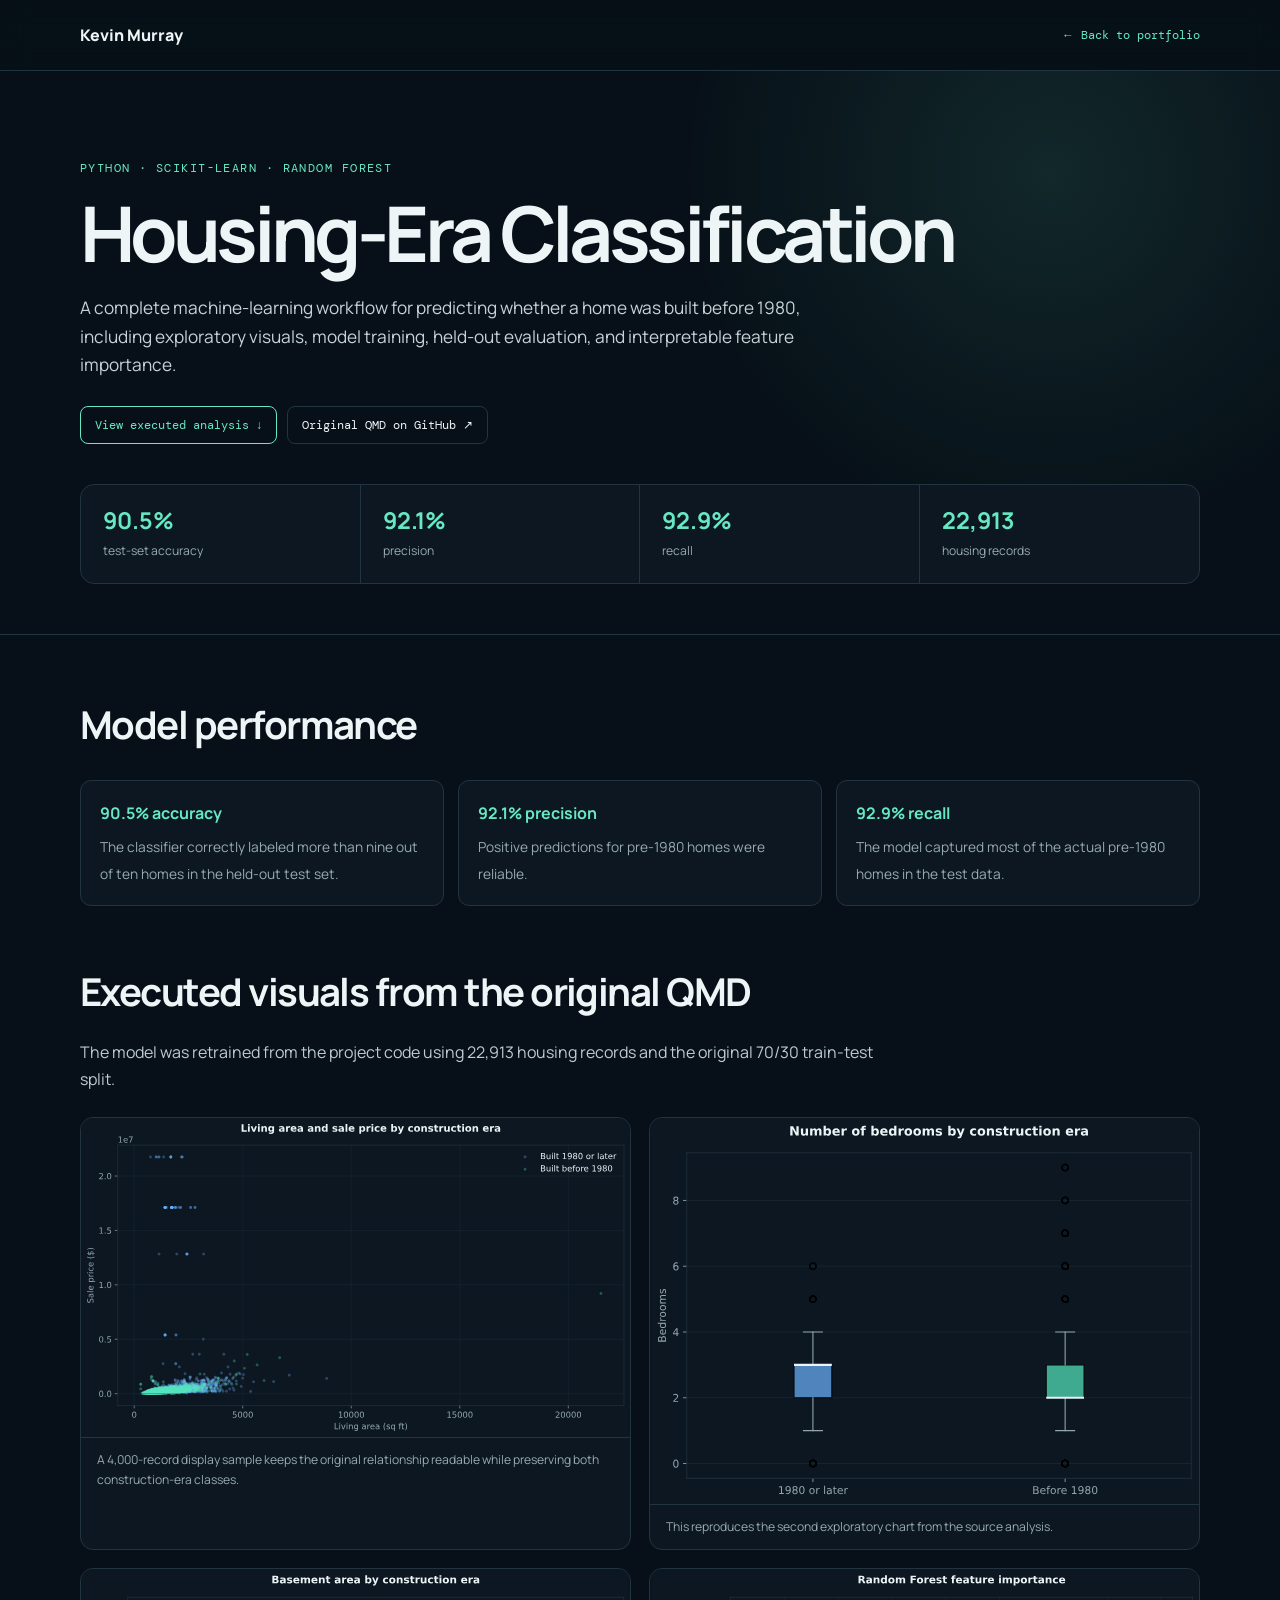
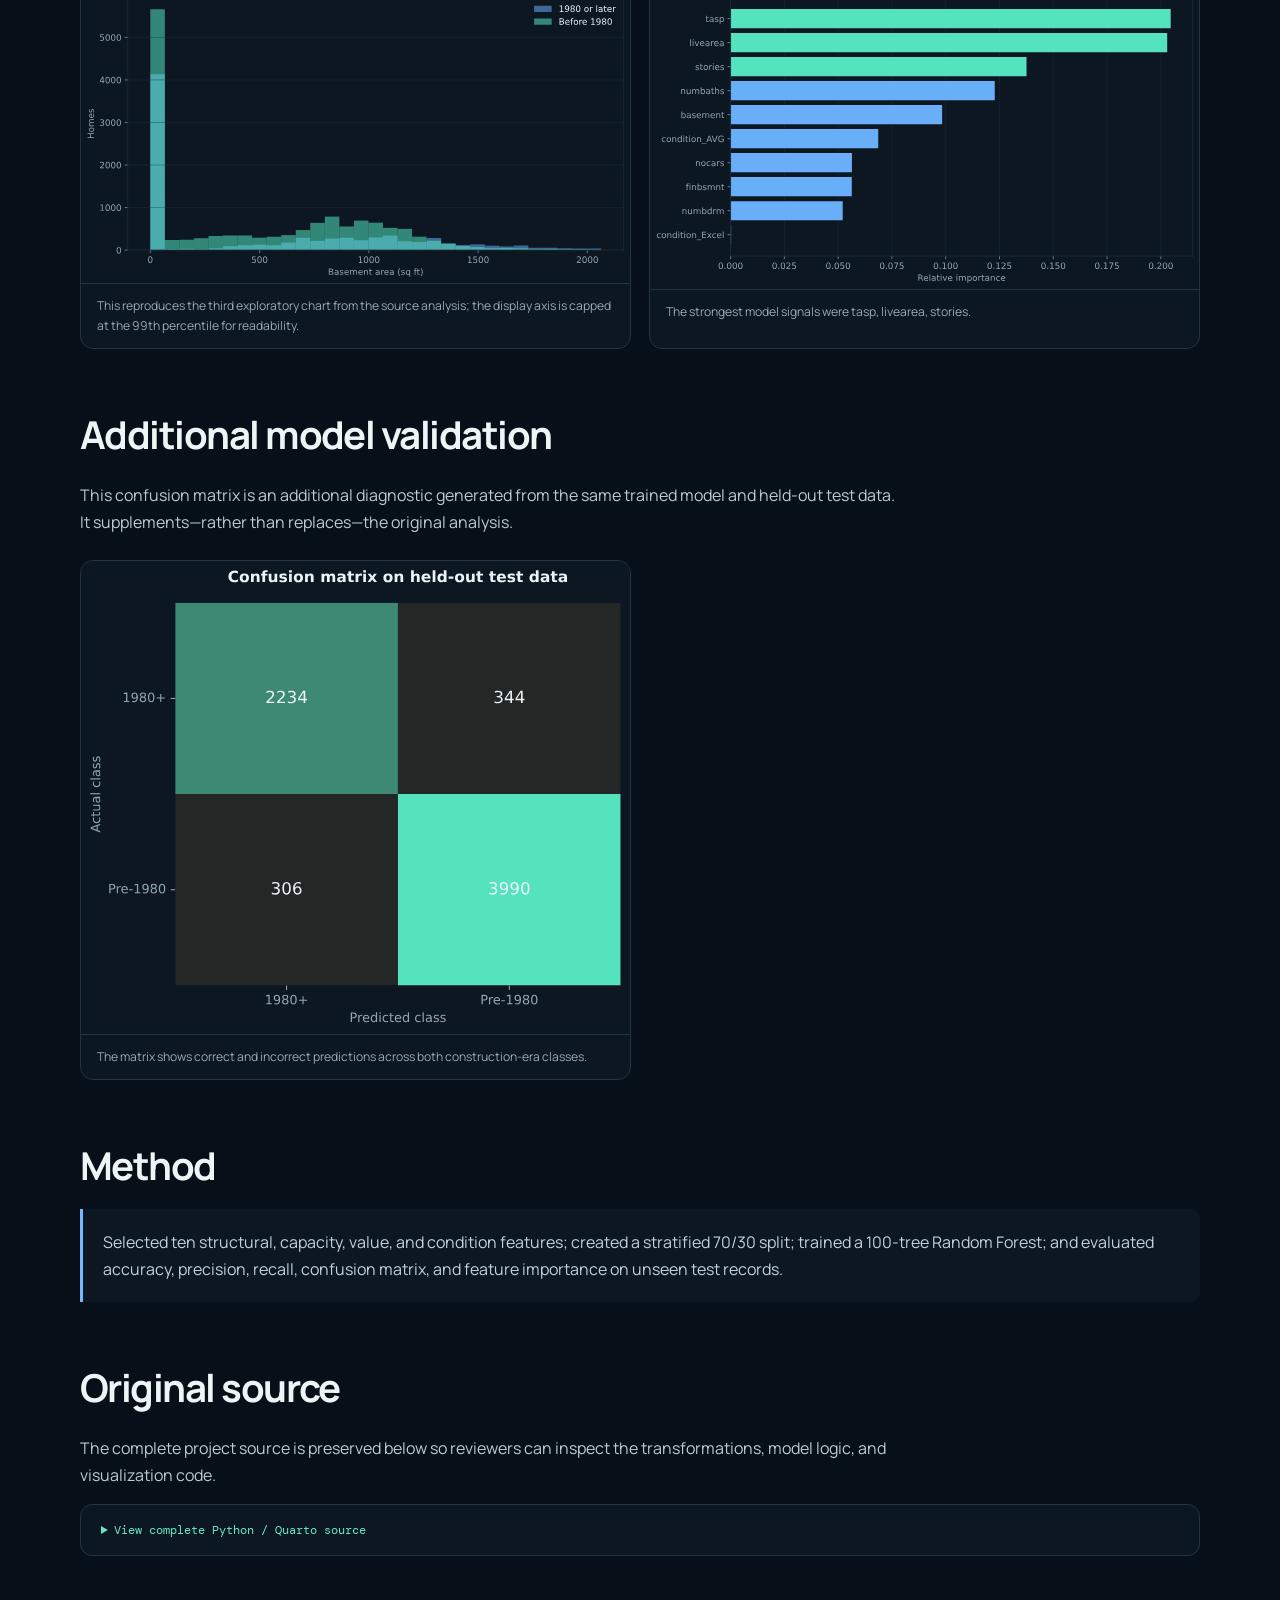
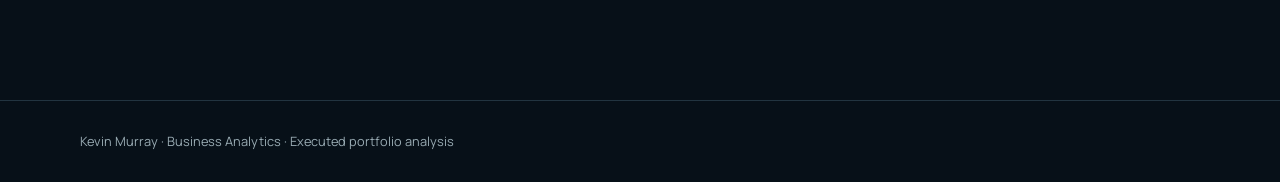
<file: projects/housing-era-classification.html>
<!doctype html>
<html lang="en"><head><meta charset="utf-8"><meta name="viewport" content="width=device-width,initial-scale=1">
<title>Housing-Era Classification | Kevin Murray</title>
<meta name="description" content="Rendered analytics project by Kevin Murray with executed results, visuals, findings, and source code.">
<link rel="preconnect" href="https://fonts.googleapis.com"><link rel="preconnect" href="https://fonts.gstatic.com" crossorigin>
<link href="https://fonts.googleapis.com/css2?family=DM+Mono:wght@400;500&family=Manrope:wght@400;500;600;700;800&display=swap" rel="stylesheet">
<style>
:root{--bg:#071018;--panel:#0c1721;--panel2:#101e2a;--ink:#eef5f6;--muted:#98aab2;--mint:#67e8c2;--blue:#78b7ff;--line:#223440;--amber:#f7c86b}*{box-sizing:border-box}html{scroll-behavior:smooth}body{margin:0;background:var(--bg);color:var(--ink);font-family:Manrope,system-ui,sans-serif;line-height:1.65}a{color:inherit}.wrap{width:min(1120px,calc(100% - 40px));margin:auto}nav{position:sticky;top:0;z-index:10;background:rgba(7,16,24,.94);backdrop-filter:blur(14px);border-bottom:1px solid var(--line)}.nav{height:70px;display:flex;align-items:center;justify-content:space-between}.brand{font-weight:800;text-decoration:none}.back{font:12px 'DM Mono';color:var(--mint);text-decoration:none}header{padding:82px 0 50px;border-bottom:1px solid var(--line);background:radial-gradient(circle at 82% 18%,rgba(103,232,194,.11),transparent 32%)}.eyebrow{font:12px 'DM Mono';letter-spacing:.12em;color:var(--mint)}h1{font-size:clamp(2.55rem,6vw,5.3rem);line-height:1;letter-spacing:-.06em;margin:16px 0 22px;max-width:930px}.lede{max-width:790px;color:#c5d2d7;font-size:1.08rem}.actions{display:flex;flex-wrap:wrap;gap:10px;margin-top:26px}.btn{display:inline-flex;border:1px solid var(--line);border-radius:8px;padding:10px 14px;text-decoration:none;font:12px 'DM Mono'}.btn.primary{border-color:var(--mint);color:var(--mint)}.metrics{display:grid;grid-template-columns:repeat(4,1fr);margin-top:40px;border:1px solid var(--line);border-radius:14px;overflow:hidden;background:var(--panel)}.metric{padding:22px;border-right:1px solid var(--line)}.metric:last-child{border-right:0}.metric strong{display:block;color:var(--mint);font-size:1.45rem;line-height:1.2}.metric span{display:block;margin-top:6px;color:var(--muted);font-size:.76rem}main{padding:58px 0 90px}section{margin:0 0 54px}h2{font-size:clamp(1.65rem,3vw,2.4rem);letter-spacing:-.04em;margin:0 0 12px}section>p{color:#bdcbd0;max-width:820px}.findings{display:grid;grid-template-columns:repeat(3,1fr);gap:14px;margin-top:24px}.finding{padding:19px;border:1px solid var(--line);border-radius:11px;background:var(--panel)}.finding strong{display:block;color:var(--mint);margin-bottom:7px}.finding span{color:var(--muted);font-size:.86rem}.charts{display:grid;grid-template-columns:1fr 1fr;gap:18px;margin-top:25px}.chart{margin:0;border:1px solid var(--line);border-radius:13px;background:var(--panel);overflow:hidden}.chart.wide{grid-column:1/-1}.chart img{display:block;width:100%;height:auto}figcaption{padding:12px 16px;border-top:1px solid var(--line);color:var(--muted);font-size:.76rem}details{border:1px solid var(--line);border-radius:12px;background:var(--panel);overflow:hidden}summary{cursor:pointer;padding:17px 20px;color:var(--mint);font:12px 'DM Mono'}pre{margin:0;padding:24px;max-height:720px;overflow:auto;background:#050c12;color:#d4e2e6;font:12px/1.72 'DM Mono';white-space:pre}.method{padding:20px;border-left:3px solid var(--blue);background:var(--panel);border-radius:0 10px 10px 0;color:#c4d1d6}footer{border-top:1px solid var(--line);padding:30px 0;color:var(--muted);font-size:.8rem}@media(max-width:760px){.metrics,.findings,.charts{grid-template-columns:1fr}.metric{border-right:0;border-bottom:1px solid var(--line)}.chart.wide{grid-column:auto}h1{font-size:3rem}}
</style></head><body>
<nav><div class="wrap nav"><a class="brand" href="../index.html">Kevin Murray</a><a class="back" href="../index.html#academic">← Back to portfolio</a></div></nav>
<header><div class="wrap"><span class="eyebrow">PYTHON · SCIKIT-LEARN · RANDOM FOREST</span><h1>Housing-Era Classification</h1><p class="lede">A complete machine-learning workflow for predicting whether a home was built before 1980, including exploratory visuals, model training, held-out evaluation, and interpretable feature importance.</p><div class="actions"><a class="btn primary" href="#results">View executed analysis ↓</a><a class="btn" href="https://github.com/kmurray649/Data-Analytics-Portfolio/blob/main/Python/Baseball%20Field%20ML.qmd" target="_blank" rel="noreferrer">Original QMD on GitHub ↗</a></div><div class="metrics"><div class="metric"><strong>90.5%</strong><span>test-set accuracy</span></div><div class="metric"><strong>92.1%</strong><span>precision</span></div><div class="metric"><strong>92.9%</strong><span>recall</span></div><div class="metric"><strong>22,913</strong><span>housing records</span></div></div></div></header>
<main class="wrap" id="results"><section><h2>Model performance</h2><div class="findings"><div class="finding"><strong>90.5% accuracy</strong><span>The classifier correctly labeled more than nine out of ten homes in the held-out test set.</span></div><div class="finding"><strong>92.1% precision</strong><span>Positive predictions for pre-1980 homes were reliable.</span></div><div class="finding"><strong>92.9% recall</strong><span>The model captured most of the actual pre-1980 homes in the test data.</span></div></div></section><section><h2>Executed visuals from the original QMD</h2><p>The model was retrained from the project code using 22,913 housing records and the original 70/30 train-test split.</p><div class="charts"><figure class="chart"><img src="housing-area-price.svg" alt="Scatter plot of living area and sale price by construction era"><figcaption>A 4,000-record display sample keeps the original relationship readable while preserving both construction-era classes.</figcaption></figure><figure class="chart"><img src="housing-bedrooms-boxplot.svg" alt="Box plot of bedroom counts by construction era"><figcaption>This reproduces the second exploratory chart from the source analysis.</figcaption></figure><figure class="chart"><img src="housing-basement-histogram.svg" alt="Overlaid histogram of basement area by construction era"><figcaption>This reproduces the third exploratory chart from the source analysis; the display axis is capped at the 99th percentile for readability.</figcaption></figure><figure class="chart"><img src="housing-feature-importance.svg" alt="Horizontal bar chart of Random Forest feature importance"><figcaption>The strongest model signals were tasp, livearea, stories.</figcaption></figure></div></section><section><h2>Additional model validation</h2><p>This confusion matrix is an additional diagnostic generated from the same trained model and held-out test data. It supplements—rather than replaces—the original analysis.</p><div class="charts"><figure class="chart"><img src="housing-confusion-matrix.svg" alt="Confusion matrix for the housing-era classifier"><figcaption>The matrix shows correct and incorrect predictions across both construction-era classes.</figcaption></figure></div></section><section><h2>Method</h2><div class="method">Selected ten structural, capacity, value, and condition features; created a stratified 70/30 split; trained a 100-tree Random Forest; and evaluated accuracy, precision, recall, confusion matrix, and feature importance on unseen test records.</div></section><section><h2>Original source</h2><p>The complete project source is preserved below so reviewers can inspect the transformations, model logic, and visualization code.</p><details><summary>View complete Python / Quarto source</summary><pre><code>---
title: &quot;Baseball Field ML&quot;
author: &quot;Kevin Murray&quot;
format:
  html:
    self-contained: true
    page-layout: full
    title-block-banner: true
    toc: true
    toc-depth: 3
    toc-location: body
    number-sections: false
    html-math-method: katex
    code-fold: true
    code-summary: &quot;Show the code&quot;
    code-overflow: wrap
    code-copy: hover
    code-tools:
        source: false
        toggle: true
        caption: See code
execute: 
  warning: false
    
---

```{python}
#| label: libraries
#| include: false
import pandas as pd
import numpy as np
import plotly.express as px
from sklearn.ensemble import GradientBoostingClassifier
from sklearn import metrics
from sklearn.model_selection import train_test_split
from sklearn import tree
from sklearn.naive_bayes import GaussianNB
from sklearn.ensemble import RandomForestClassifier
from sklearn.metrics import accuracy_score
```


### Elevator Pitch

The Random Forest model excels at predicting whether a house was built before or after 1980, achieving a high level of accuracy. The most influential features in training the model were `tasp`, `livearea`, `stories`, and `numbaths`. These features provided strong signals for differentiating homes based on their construction periods. In contrast, the Gaussian Naive Bayes model, while simpler, achieved moderate accuracy at about 80%. This analysis highlights the power of ensemble methods like Random Forest in capturing complex patterns.

---

```{python}
#| label: project-data
#| code-summary: read and format project data

dwellings_data = pd.read_csv(&quot;https://raw.githubusercontent.com/byuidatascience/data4dwellings/master/data-raw/dwellings_ml/dwellings_ml.csv&quot;)

```

### Chart 1: Living Area vs. Sale Price

This scatter plot reveals a potential relationship between the living area and the sale price of homes, with homes built before and after 1980 distinguished by color. It suggests that older homes may show distinct trends in size and pricing compared to newer ones, providing the model with key differentiators for classification.

```{python}
import plotly.express as px

chart1 = px.scatter(dwellings_data, x=&#x27;livearea&#x27;, y=&#x27;sprice&#x27;, color=&#x27;before1980&#x27;,
                    title=&#x27;Living Area vs. Sale Price&#x27;,
                    labels={&#x27;livearea&#x27;: &#x27;Living Area (sq ft)&#x27;, &#x27;sprice&#x27;: &#x27;Sale Price ($)&#x27;, &#x27;before1980&#x27;: &#x27;Built Before 1980&#x27;})
chart1.show()
```

### Chart 2: Number of Bedrooms vs. Built Before 1980
The box plot highlights differences in the distribution of bedroom counts for homes built before and after 1980. Notable differences in medians or variability could signal that bedroom count is a valuable feature for determining construction periods.

```{python}
chart2 = px.box(dwellings_data, x=&#x27;before1980&#x27;, y=&#x27;numbdrm&#x27;,
                title=&#x27;Number of Bedrooms vs. Built Before 1980&#x27;,
                labels={&#x27;before1980&#x27;: &#x27;Built Before 1980&#x27;, &#x27;numbdrm&#x27;: &#x27;Number of Bedrooms&#x27;})
chart2.show()
```


### Chart 3: Total Basement Area by Built Before 1980
The histogram reveals the distribution of basement areas for homes built in different eras. Clear distinctions in the distributions suggest that basement area can be an effective predictor, helping the model distinguish between homes from these two construction periods.

```{python}
chart3 = px.histogram(dwellings_data, x=&#x27;basement&#x27;, color=&#x27;before1980&#x27;, barmode=&#x27;overlay&#x27;,
                      title=&#x27;Total Basement Area by Built Before 1980&#x27;,
                      labels={&#x27;basement&#x27;: &#x27;Total Basement Area (sq ft)&#x27;, &#x27;before1980&#x27;: &#x27;Built Before 1980&#x27;})
chart3.show()
```

### Task 2: Classification Model Development
The Random Forest Classifier was chosen for its ability to handle complex, nonlinear relationships between features. After tuning key parameters such as the number of trees, it achieved an accuracy of 91%. This was higher than other algorithms tested, including Logistic Regression and Gradient Boosting, which were less effective for this dataset. With its high accuracy and interpretability, the Random Forest model was the optimal choice for this task.

```{python}
from sklearn.ensemble import RandomForestClassifier
from sklearn.model_selection import train_test_split
from sklearn.metrics import accuracy_score

# Prepare features and target
ml_features = dwellings_data.filter([&#x27;livearea&#x27;, &#x27;finbsmnt&#x27;, &#x27;numbdrm&#x27;, &#x27;numbaths&#x27;, &#x27;nocars&#x27;, &#x27;stories&#x27;, &#x27;basement&#x27;, &#x27;tasp&#x27;, &#x27;condition_AVG&#x27;, &#x27;condition_Excel&#x27;])
ml_targets = dwellings_data[&#x27;before1980&#x27;]

# Split the data
X_train, X_test, y_train, y_test = train_test_split(ml_features, ml_targets, test_size=0.3, random_state=42)

# Train the Random Forest Classifier
rf_classifier = RandomForestClassifier(n_estimators=100, random_state=42)
rf_classifier.fit(X_train, y_train)

# Make predictions
y_pred = rf_classifier.predict(X_test)

# Evaluate accuracy
accuracy = accuracy_score(y_test, y_pred)
print(f&quot;Accuracy: {accuracy}&quot;)
```

### Task 3: Feature Importance Analysis
The Random Forest model identified key features like livearea, numbaths, stories, and tasp as the most impactful in predicting construction period. Using only these top features yielded an accuracy above 82%, confirming their significance. Including additional features, even those with lower importance like condition_Excel, boosted the overall accuracy to 91%, underscoring the complementary role of less prominent variables.

```{python}
# Feature Importance Analysis
feature_importances = rf_classifier.feature_importances_
feature_names = X_train.columns

# Create DataFrame for feature importance
df_features = pd.DataFrame({&#x27;Feature&#x27;: feature_names, &#x27;Importance&#x27;: feature_importances})
df_features = df_features.sort_values(by=&#x27;Importance&#x27;, ascending=True)

# Plot feature importance
fig = px.bar(df_features, x=&#x27;Importance&#x27;, y=&#x27;Feature&#x27;, orientation=&#x27;h&#x27;,
             title=&#x27;Feature Importance Chart&#x27;,
             labels={&#x27;Feature&#x27;: &#x27;Feature&#x27;, &#x27;Importance&#x27;: &#x27;Importance Score&#x27;})
fig.show()
```

### Task 4: Model Evaluation Metrics
The Random Forest Classifier demonstrated excellent results across evaluation metrics:

Accuracy: 91%, reflecting the model&#x27;s overall ability to correctly classify houses.
Precision: Over 91%, showing the reliability of predictions for houses built before 1980.
Recall: Exceeding 91%, indicating the model’s strong capability in identifying true positives.
These metrics highlight the model&#x27;s effectiveness and reliability for this classification task.

```{python}
from sklearn.metrics import precision_score, recall_score

# Calculate evaluation metrics
precision = precision_score(y_test, y_pred)
recall = recall_score(y_test, y_pred)

# Display metrics
print(f&quot;Accuracy: {accuracy}&quot;)
print(f&quot;Precision: {precision}&quot;)
print(f&quot;Recall: {recall}&quot;)
```</code></pre></details></section></main>
<footer><div class="wrap">Kevin Murray · Business Analytics · Executed portfolio analysis</div></footer></body></html>
</file>
<file: portfolio.css>
:root{--bg:#111b2a;--panel:#19283a;--panel2:#213449;--line:#3a5068;--text:#f4f8fc;--muted:#b4c3d2;--mint:#67e8c1;--blue:#9bb5ff;--amber:#ffd18a;--max:1180px}
    *{box-sizing:border-box}html{scroll-behavior:smooth}body{margin:0;background:var(--bg);color:var(--text);font-family:Manrope,system-ui,sans-serif;font-size:16px;line-height:1.6;background-image:radial-gradient(circle at 82% 8%,rgba(77,225,193,.09),transparent 26%),linear-gradient(rgba(255,255,255,.018) 1px,transparent 1px),linear-gradient(90deg,rgba(255,255,255,.018) 1px,transparent 1px);background-size:auto,48px 48px,48px 48px}
    a{color:inherit}.wrap{width:min(var(--max),calc(100% - 40px));margin:auto}.mono{font-family:'DM Mono',monospace}.topbar{position:sticky;top:0;z-index:20;background:rgba(17,27,42,.9);border-bottom:1px solid rgba(145,164,173,.15);backdrop-filter:blur(16px)}nav{height:70px;display:flex;align-items:center;justify-content:space-between}.brand{display:flex;gap:12px;align-items:center;text-decoration:none;font-weight:800}.mark{width:34px;height:34px;border:1px solid var(--mint);display:grid;place-items:center;border-radius:9px;color:var(--mint);font-family:'DM Mono';font-weight:500}.navlinks{display:flex;gap:26px;align-items:center}.navlinks a{font-size:.88rem;color:var(--muted);text-decoration:none}.navlinks a:hover{color:var(--text)}.contact{border:1px solid var(--line);padding:9px 15px;border-radius:8px!important;color:var(--text)!important}
    .hero{min-height:640px;display:grid;grid-template-columns:1.2fr .8fr;gap:70px;align-items:center;padding:90px 0 72px}.eyebrow{display:flex;align-items:center;gap:10px;color:var(--mint);font-size:.8rem;letter-spacing:.13em;text-transform:uppercase}.pulse{width:8px;height:8px;border-radius:50%;background:var(--mint);box-shadow:0 0 0 5px rgba(77,225,193,.1)}h1{font-size:clamp(3.2rem,7.5vw,6.7rem);line-height:.92;letter-spacing:-.065em;margin:26px 0 28px;max-width:800px}.outline{color:transparent;-webkit-text-stroke:1px #9fb3ba}.lede{font-size:1.15rem;max-width:670px;color:#c7d4e2;margin:0 0 34px}.actions{display:flex;gap:12px;flex-wrap:wrap}.btn{display:inline-flex;align-items:center;gap:10px;text-decoration:none;padding:13px 18px;border-radius:9px;font-weight:700;font-size:.92rem}.primary{background:var(--mint);color:#05221d}.secondary{border:1px solid var(--line);background:rgba(12,23,33,.7)}.btn:hover{transform:translateY(-2px)}
    .terminal{border:1px solid var(--line);background:linear-gradient(145deg,rgba(16,31,43,.96),rgba(8,18,26,.96));border-radius:16px;box-shadow:0 30px 80px rgba(0,0,0,.35);overflow:hidden}.terminal-head{height:46px;border-bottom:1px solid var(--line);display:flex;align-items:center;padding:0 16px;gap:7px}.dot{width:9px;height:9px;border-radius:50%;background:#314653}.terminal-body{padding:24px;font-size:.79rem;color:#8ca1aa;line-height:1.9}.key{color:var(--blue)}.value{color:var(--mint)}.comment{color:#526b77}.chart{height:96px;display:flex;align-items:end;gap:7px;padding-top:18px}.bar{flex:1;background:linear-gradient(var(--mint),#187b70);border-radius:3px 3px 0 0;opacity:.8}.status{margin-top:20px;border-top:1px dashed var(--line);padding-top:17px;display:flex;justify-content:space-between;color:#c3d0d5}
    .portrait-card{position:relative;border:1px solid var(--line);border-radius:18px;overflow:hidden;background:var(--panel);box-shadow:0 30px 80px rgba(0,0,0,.38);max-width:460px;justify-self:end}.portrait-card img{width:100%;aspect-ratio:4/5;display:block;object-fit:cover;object-position:center 30%}.portrait-card:after{content:'';position:absolute;inset:auto 0 0;height:38%;background:linear-gradient(transparent,rgba(7,16,24,.92));pointer-events:none}.portrait-meta{position:absolute;z-index:2;left:24px;right:24px;bottom:21px;display:flex;justify-content:space-between;gap:16px;align-items:end}.portrait-meta strong{display:block;font-size:1rem}.portrait-meta span{font-size:.72rem;color:#b6c7cd}.portrait-meta .available{color:var(--mint);font-family:'DM Mono';font-size:.66rem;white-space:nowrap}
    section{padding:84px 0}.section-top{display:flex;align-items:end;justify-content:space-between;gap:30px;margin-bottom:35px}.section-no{color:var(--mint);font-size:.76rem;letter-spacing:.12em}.section-top h2{font-size:clamp(2rem,4vw,3.2rem);letter-spacing:-.04em;line-height:1.1;margin:8px 0 0}.section-top p{color:var(--muted);max-width:500px;margin:0}.metrics{display:grid;grid-template-columns:repeat(4,1fr);border:1px solid var(--line);border-radius:14px;overflow:hidden;background:var(--panel)}.metric{padding:28px;border-right:1px solid var(--line)}.metric:last-child{border:0}.metric strong{display:block;font-size:1.8rem;letter-spacing:-.04em;color:var(--mint)}.metric span{color:var(--muted);font-size:.78rem}
    .projects{display:grid;grid-template-columns:repeat(2,1fr);gap:18px}.card{background:linear-gradient(145deg,var(--panel2),var(--panel));border:1px solid var(--line);border-radius:14px;padding:30px;position:relative;overflow:hidden}.card:before{content:'';position:absolute;inset:0 0 auto;height:2px;background:linear-gradient(90deg,var(--mint),transparent);opacity:.6}.tag{font-size:.72rem;letter-spacing:.1em;color:var(--mint);text-transform:uppercase}.card h3{font-size:1.35rem;margin:15px 0 10px;letter-spacing:-.025em}.card p{color:var(--muted);margin:0 0 24px}.chips{display:flex;gap:8px;flex-wrap:wrap}.chip{font-family:'DM Mono';font-size:.68rem;padding:6px 9px;border:1px solid var(--line);border-radius:5px;color:#aebfc6;background:rgba(7,16,24,.6)}
    .academic-grid{display:grid;grid-template-columns:repeat(3,1fr);gap:18px}.academic-card{display:flex;flex-direction:column;min-height:330px}.academic-card p{flex:1}.project-link{display:inline-flex;align-items:center;gap:7px;margin-top:24px;color:var(--mint);font-family:'DM Mono';font-size:.75rem;text-decoration:none}.project-link:hover{text-decoration:underline}.repo-callout{margin-top:18px;padding:24px 28px;border:1px solid var(--line);border-radius:12px;background:rgba(12,23,33,.82);display:flex;align-items:center;justify-content:space-between;gap:24px}.repo-callout strong{display:block;margin-bottom:4px}.repo-callout span{color:var(--muted);font-size:.86rem}
    .case-study{border:1px solid var(--line);border-radius:18px;overflow:hidden;background:var(--panel);margin-top:22px}.case-copy{display:grid;grid-template-columns:.8fr 1.2fr;gap:55px;padding:38px}.case-copy h3{font-size:clamp(1.7rem,3vw,2.5rem);line-height:1.1;letter-spacing:-.04em;margin:12px 0}.case-copy p{color:var(--muted);margin:0}.case-facts{display:grid;grid-template-columns:repeat(2,1fr);gap:24px}.case-facts strong{display:block;color:var(--text);font-size:.85rem;margin-bottom:5px}.case-facts span{display:block;color:var(--muted);font-size:.82rem}.gallery{display:grid;grid-template-columns:1fr 1fr;gap:1px;background:var(--line)}.gallery a{display:block;background:#eef3f6;overflow:hidden}.gallery img{display:block;width:100%;height:100%;object-fit:cover;transition:transform .25s ease}.gallery a:hover img{transform:scale(1.015)}.disclosure{padding:14px 22px;border-top:1px solid var(--line);font-size:.72rem;color:var(--muted);font-family:'DM Mono'}
    .strategy-case{background:linear-gradient(135deg,#10212d,#0b171f)}.strategy-banner{display:grid;grid-template-columns:repeat(4,1fr);gap:1px;background:var(--line);border-top:1px solid var(--line);border-bottom:1px solid var(--line)}.strategy-point{padding:24px;background:#0b171f}.strategy-point small{display:block;color:var(--mint);font-family:'DM Mono';font-size:.65rem;margin-bottom:7px}.strategy-point strong{font-size:.86rem}.supporting-case{display:grid;grid-template-columns:1.15fr .85fr}.supporting-visual{background:#eef3f6;border-right:1px solid var(--line);display:flex;align-items:center}.supporting-visual img{display:block;width:100%;height:100%;object-fit:cover}.supporting-copy{padding:36px}.supporting-copy h3{font-size:1.8rem;line-height:1.1;letter-spacing:-.035em;margin:12px 0}.supporting-copy p{color:var(--muted);margin:0 0 22px}.supporting-copy ul{padding-left:18px;color:#b7c6cb;margin:0 0 24px}.supporting-copy li{margin:7px 0;font-size:.85rem}
    .case-detail{padding:38px;border-top:1px solid var(--line)}.case-detail h4{font-size:1.2rem;margin:0 0 20px;letter-spacing:-.02em}.architecture{display:grid;grid-template-columns:repeat(5,1fr);gap:8px;margin-bottom:34px}.arch-step{position:relative;padding:18px 14px;border:1px solid var(--line);border-radius:9px;background:#0a141d}.arch-step:not(:last-child):after{content:'→';position:absolute;right:-9px;top:50%;transform:translateY(-50%);z-index:2;color:var(--mint);font-family:'DM Mono'}.arch-step small{display:block;color:var(--mint);font-family:'DM Mono';font-size:.62rem;margin-bottom:6px}.arch-step strong{font-size:.77rem;line-height:1.35;display:block}.workstreams{display:grid;grid-template-columns:repeat(3,1fr);gap:12px}.workstream{padding:20px;border:1px solid var(--line);border-radius:10px;background:linear-gradient(145deg,#0f1d28,#0a151e)}.workstream strong{display:block;font-size:.84rem;margin-bottom:8px}.workstream p{font-size:.78rem;color:var(--muted);margin:0}.judgment{margin-top:28px;padding:22px 24px;border-left:3px solid var(--amber);background:#111d24;border-radius:0 9px 9px 0}.judgment strong{display:block;color:var(--amber);font-size:.82rem;margin-bottom:6px}.judgment p{font-size:.84rem;color:#b5c4ca;margin:0}
    .timeline{border-left:1px solid var(--line);margin-left:10px}.role{position:relative;padding:0 0 48px 38px}.role:last-child{padding-bottom:0}.role:before{content:'';position:absolute;left:-5px;top:8px;width:9px;height:9px;background:var(--bg);border:2px solid var(--mint);border-radius:50%}.role-meta{display:flex;justify-content:space-between;gap:20px}.role h3{margin:0;font-size:1.2rem}.role .company{color:var(--blue);font-weight:700}.date{font-family:'DM Mono';color:var(--muted);font-size:.76rem;white-space:nowrap}.role p{color:var(--muted);max-width:760px;margin:11px 0 0}
    .skills-grid{display:grid;grid-template-columns:1fr 1fr;gap:18px}.skill-panel{border:1px solid var(--line);border-radius:14px;padding:26px;background:var(--panel)}.skill-panel h3{font-size:.83rem;text-transform:uppercase;letter-spacing:.09em;color:var(--muted);margin:0 0 20px}.skill-list{display:flex;flex-wrap:wrap;gap:9px}.skill{padding:9px 12px;background:#132633;border-radius:7px;color:#d6e3e7;font-size:.84rem}
    .education{display:grid;grid-template-columns:1fr 2fr;gap:18px}.edu-main,.certs{border:1px solid var(--line);border-radius:14px;padding:28px;background:var(--panel)}.edu-main strong{font-size:1.25rem;display:block;margin:12px 0 5px}.edu-main p,.certs p{color:var(--muted);margin:0}.cert-list{display:grid;grid-template-columns:1fr 1fr;gap:10px;margin-top:18px}.cert{border:1px solid var(--line);padding:11px 13px;border-radius:7px;font-size:.8rem;color:#c4d2d6}
    .cta{margin:80px auto 100px;padding:55px;border:1px solid var(--line);border-radius:18px;background:linear-gradient(110deg,#0d2230,#0b191f);display:flex;align-items:center;justify-content:space-between;gap:30px}.cta h2{font-size:clamp(2rem,4vw,3.4rem);line-height:1;margin:0 0 14px;letter-spacing:-.045em}.cta p{color:var(--muted);margin:0}.footer{border-top:1px solid var(--line);padding:25px 0;color:var(--muted);font-size:.78rem}.footer .wrap{display:flex;justify-content:space-between;gap:20px}
    @media(max-width:1000px){.academic-grid{grid-template-columns:repeat(2,1fr)}}
    @media(max-width:850px){.navlinks a:not(.contact){display:none}.hero{grid-template-columns:1fr;gap:45px;padding-top:65px}.terminal{max-width:570px}.metrics{grid-template-columns:1fr 1fr}.metric:nth-child(2){border-right:0}.metric:nth-child(-n+2){border-bottom:1px solid var(--line)}.projects,.academic-grid,.skills-grid,.education,.case-copy,.gallery,.supporting-case{grid-template-columns:1fr}.strategy-banner{grid-template-columns:1fr 1fr}.supporting-visual{border-right:0;border-bottom:1px solid var(--line)}.architecture{grid-template-columns:1fr 1fr}.arch-step:after{display:none}.workstreams{grid-template-columns:1fr 1fr}.cta,.repo-callout{align-items:flex-start;flex-direction:column}}
    @media(max-width:540px){.wrap{width:min(var(--max),calc(100% - 26px))}.hero{min-height:0}h1{font-size:3.25rem}.metrics{grid-template-columns:1fr}.metric{border-right:0;border-bottom:1px solid var(--line)!important}.metric:last-child{border-bottom:0!important}.section-top{align-items:flex-start;flex-direction:column}.card{padding:23px}.role-meta{flex-direction:column;gap:5px}.case-copy,.case-detail{padding:25px 20px}.case-facts,.architecture,.workstreams{grid-template-columns:1fr}.cta{padding:32px 24px}.cert-list{grid-template-columns:1fr}.footer .wrap{flex-direction:column}}
  .excel-card{display:flex;flex-direction:column}.excel-thumb{display:block;margin:-30px -30px 24px;background:#101e28}.excel-thumb img{display:block;width:100%;aspect-ratio:1.89;object-fit:contain}.excel-summary{padding:20px;border:1px solid var(--line);border-radius:9px;margin-bottom:22px;display:grid;gap:8px;background:rgba(115,216,188,.04)}.excel-summary span{color:var(--muted);font-size:.8rem}.excel-summary strong{font-size:1.45rem;color:var(--mint)}.excel-links{display:flex;gap:22px;flex-wrap:wrap;margin-top:auto;padding-top:16px}.excel-links .project-link{margin-top:0}@media(max-width:540px){.excel-thumb{margin:-23px -23px 20px}}.excel-privacy{max-width:980px;color:var(--muted);line-height:1.7;margin:0 0 30px}.excel-privacy strong{color:var(--text)}
    .pbi-heading{display:flex;justify-content:space-between;align-items:start;gap:28px;padding:30px}.pbi-heading h3{font-size:1.75rem;letter-spacing:-.03em;margin:9px 0}.pbi-heading p{color:var(--muted);max-width:780px;margin:0}.pbi-heading .btn{white-space:nowrap}.pbi-slide{margin:0}.pbi-slide[hidden]{display:none}.pbi-slide>a{display:block;background:#e5e5e5}.pbi-slide img{display:block;width:100%;height:auto}.pbi-slide figcaption{padding:24px 30px}.pbi-slide figcaption p{color:var(--muted);margin:7px 0 0}.pbi-controls{display:flex;justify-content:space-between;align-items:center;gap:12px;padding:0 30px 26px}.pbi-controls button{color:var(--text);font-family:inherit;cursor:pointer}.pbi-controls button:disabled{opacity:.4;cursor:default;transform:none}.pbi-controls button:focus-visible,.pbi-file-card summary:focus-visible{outline:2px solid var(--mint);outline-offset:4px}.pbi-counter{font-size:.8rem;color:var(--muted)}.pbi-other-grid{display:grid;grid-template-columns:repeat(3,1fr);gap:18px;margin-top:24px}.pbi-label{display:block;margin-bottom:8px;font-size:.85rem}.pbi-file-card details{margin:0 0 22px;color:var(--muted);font-size:.86rem}.pbi-file-card summary{cursor:pointer;color:var(--text)}.pbi-file-card li{margin:5px 0}.pbi-file-card .tag{display:block;line-height:1.6}@media(max-width:1000px){.pbi-other-grid{grid-template-columns:1fr}}@media(max-width:650px){.pbi-heading{flex-direction:column;padding:24px}.pbi-controls{padding:0 16px 24px}.pbi-controls .btn{padding:10px;font-size:.8rem}.pbi-slide figcaption{padding:24px}.pbi-counter{font-size:.7rem}}

    /* Brighter surfaces and a distinct secondary accent. */
    body{background-image:radial-gradient(circle at 82% 8%,rgba(155,181,255,.13),transparent 28%),linear-gradient(rgba(255,255,255,.022) 1px,transparent 1px),linear-gradient(90deg,rgba(255,255,255,.022) 1px,transparent 1px)}
    .secondary{border-color:#718ec4;background:#263b5c;color:#e4ecff}
    .secondary:hover{background:#30496f;border-color:var(--blue)}
    .outline{-webkit-text-stroke:1px #c0d0e5}
    .chip{background:#172538;color:#c6d3e2;border-color:#40536a}
    .strategy-case{background:linear-gradient(135deg,#243a55,#19283a)}
    .case-detail>p{color:var(--muted)}
    .arch-step{background:#1b2c40}.workstream{background:linear-gradient(145deg,#25384e,#1a2a3d)}
    .judgment{background:#293447}.judgment p{color:#d0dbe7}
    .skill{background:#2a4059;color:#edf3fb}
    .skill-panel:last-child,.certs{background:linear-gradient(135deg,#24344f,#1a283c)}
    .cert{background:rgba(155,181,255,.06);border-color:#4b6080;color:#d8e3f2}
    .cta{background:linear-gradient(110deg,#294567,#203b45)}
    .repo-callout{background:#20314a}
    #academic .section-no,#academic .tag,#power-bi .section-no,#power-bi .tag,#experience .section-no,.certs>.tag{color:var(--blue)}
    #academic .card:before,#power-bi .card:before{background:linear-gradient(90deg,var(--blue),transparent)}
    #academic .project-link,#power-bi .project-link{color:#b7caff}
    #excel-work .section-no,#excel-work .tag,#hobby .section-no,#hobby .tag{color:var(--amber)}
    #excel-work .card:before{background:linear-gradient(90deg,var(--amber),transparent)}
    .metric:nth-child(2) strong,.metric:nth-child(4) strong{color:var(--blue)}
    a:focus-visible,button:focus-visible{outline:2px solid var(--amber);outline-offset:4px}
  
.navlinks{gap:18px}.navlinks a[aria-current=page]{color:var(--mint);font-weight:800;border-bottom:2px solid var(--mint)}
.skip-link{position:absolute;left:12px;top:-80px;padding:12px;background:var(--mint);color:#05221d;z-index:50}.skip-link:focus{top:12px}
.page-title{font-size:clamp(2.4rem,5vw,4rem);line-height:1.08;letter-spacing:-.045em;margin:10px 0 0;max-width:none}
.hero{min-height:520px;padding:65px 0 50px;gap:55px}.hero h1{font-size:clamp(3rem,6vw,5.2rem)}.portrait-card{max-width:330px}
.featured-grid{display:grid;grid-template-columns:repeat(3,1fr);gap:18px}.featured-grid .card{display:flex;flex-direction:column}.featured-grid .card p{flex:1}.featured-grid .project-link{margin-top:8px}
.home-featured{padding:40px 0 60px}.browse-links{display:flex;flex-wrap:wrap;gap:12px;margin-top:26px}.page-intro{padding-bottom:15px}.page-intro p{color:var(--muted);max-width:750px}.cta{margin:45px auto 65px;padding:36px}
@media(max-width:1000px){.navlinks{gap:12px}.navlinks a{font-size:.8rem}}
@media(max-width:850px){nav{height:auto;padding:16px 0;flex-wrap:wrap;gap:14px}.navlinks{width:100%;flex-wrap:wrap;gap:10px 18px}.navlinks a:not(.contact){display:inline-block}.navlinks a{font-size:.82rem}.hero{padding-top:40px;gap:30px}.portrait-card{justify-self:start;max-width:280px}.featured-grid{grid-template-columns:1fr}section{padding:50px 0}.page-title{font-size:2.5rem}}
@media(prefers-reduced-motion:reduce){html{scroll-behavior:auto}.btn:hover{transform:none}.gallery img{transition:none}}

/* Readable work-experience bullets. */
.experience-bullets{padding-left:1.3rem;margin:14px 0 22px;color:var(--muted);max-width:900px;line-height:1.7}.experience-bullets li{padding-left:.2rem;margin:0 0 12px}.experience-bullets li::marker{color:var(--mint)}.role .experience-bullets{max-width:800px}.supporting-copy .experience-bullets li{font-size:.9rem;margin-bottom:12px}
</file>
